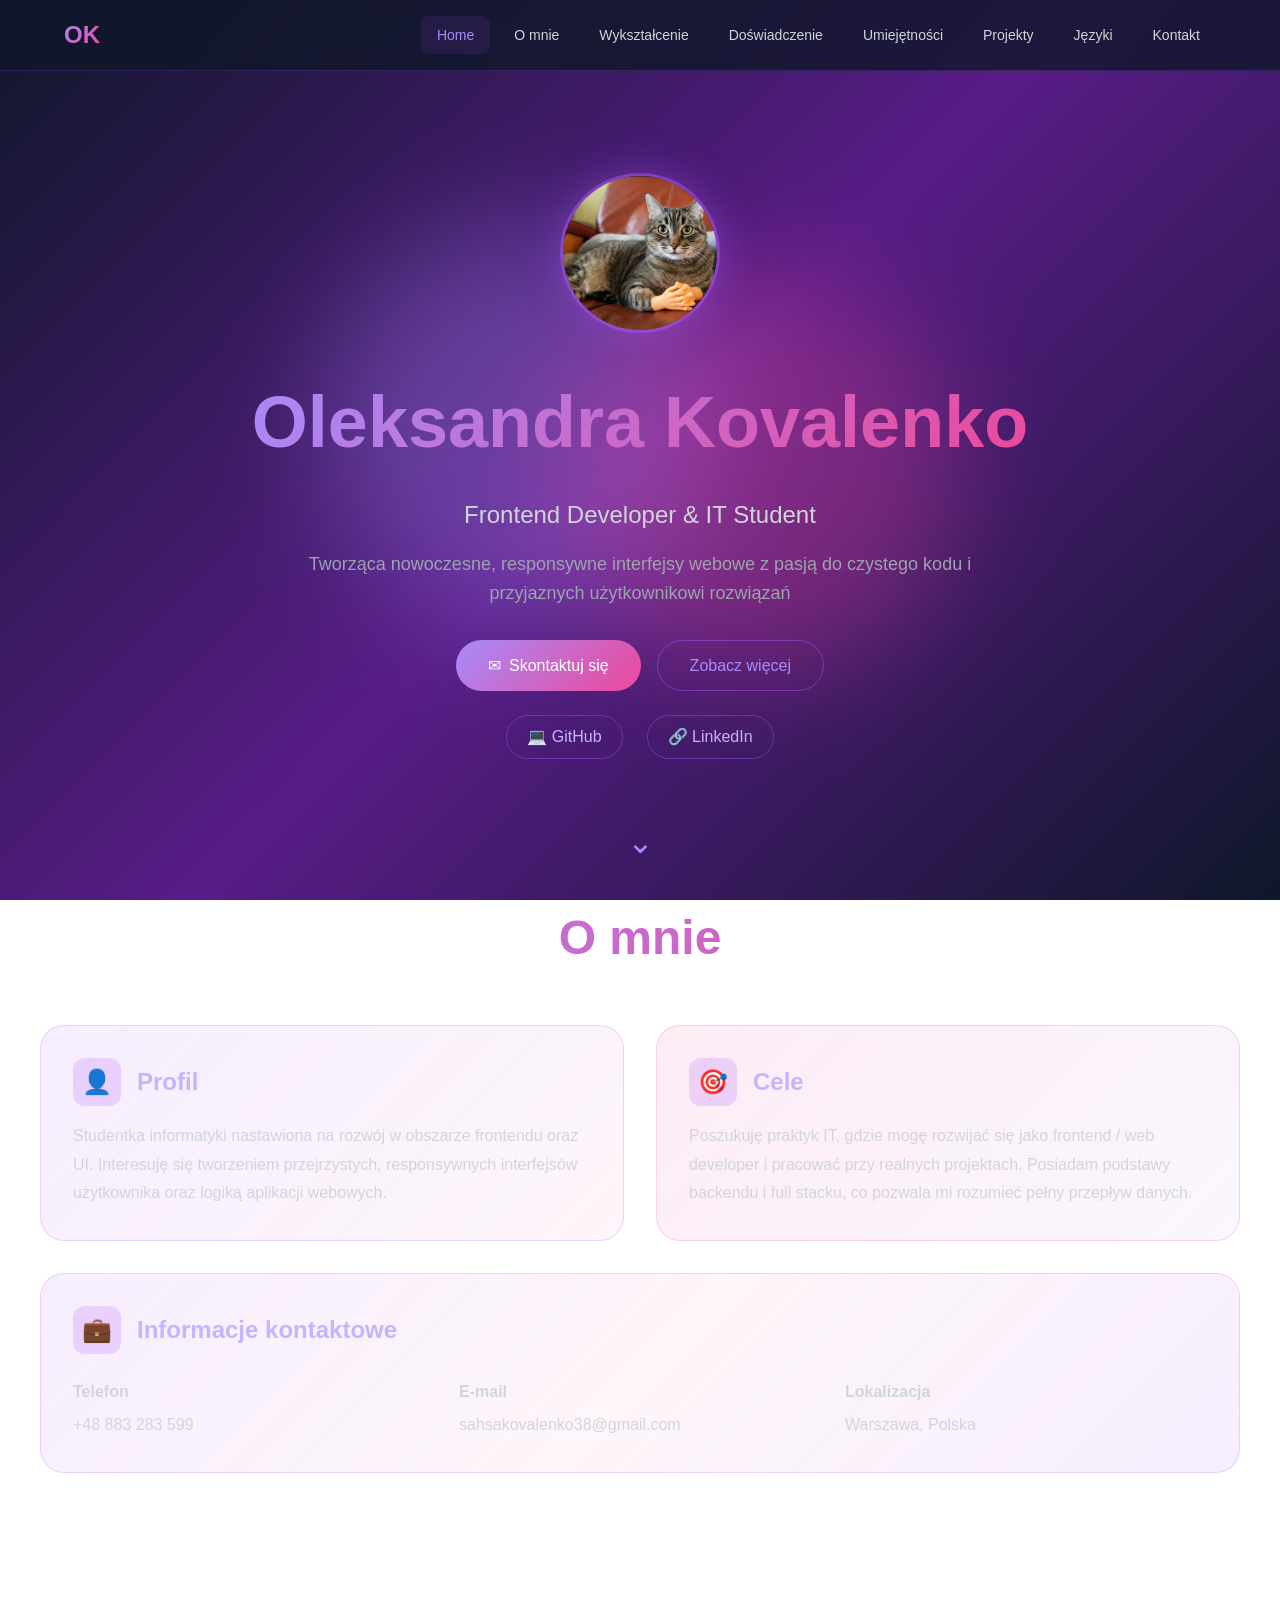
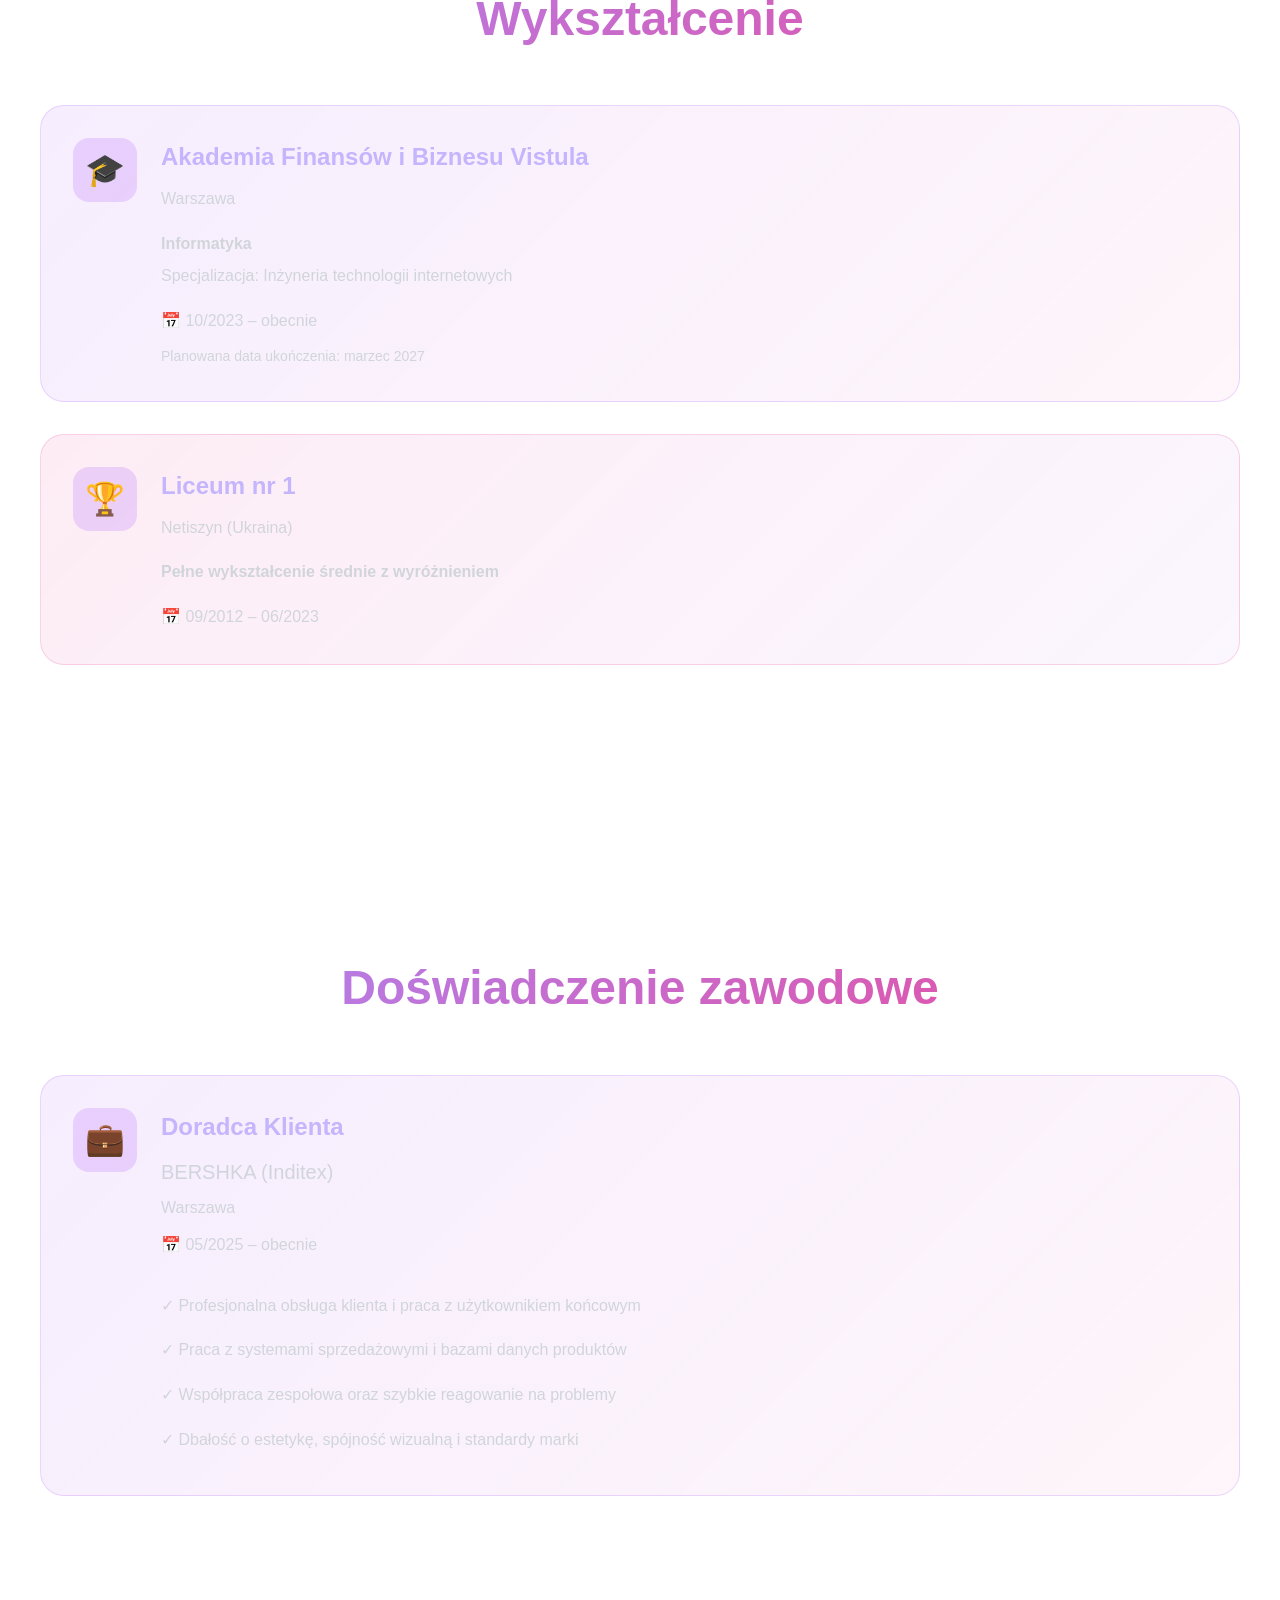
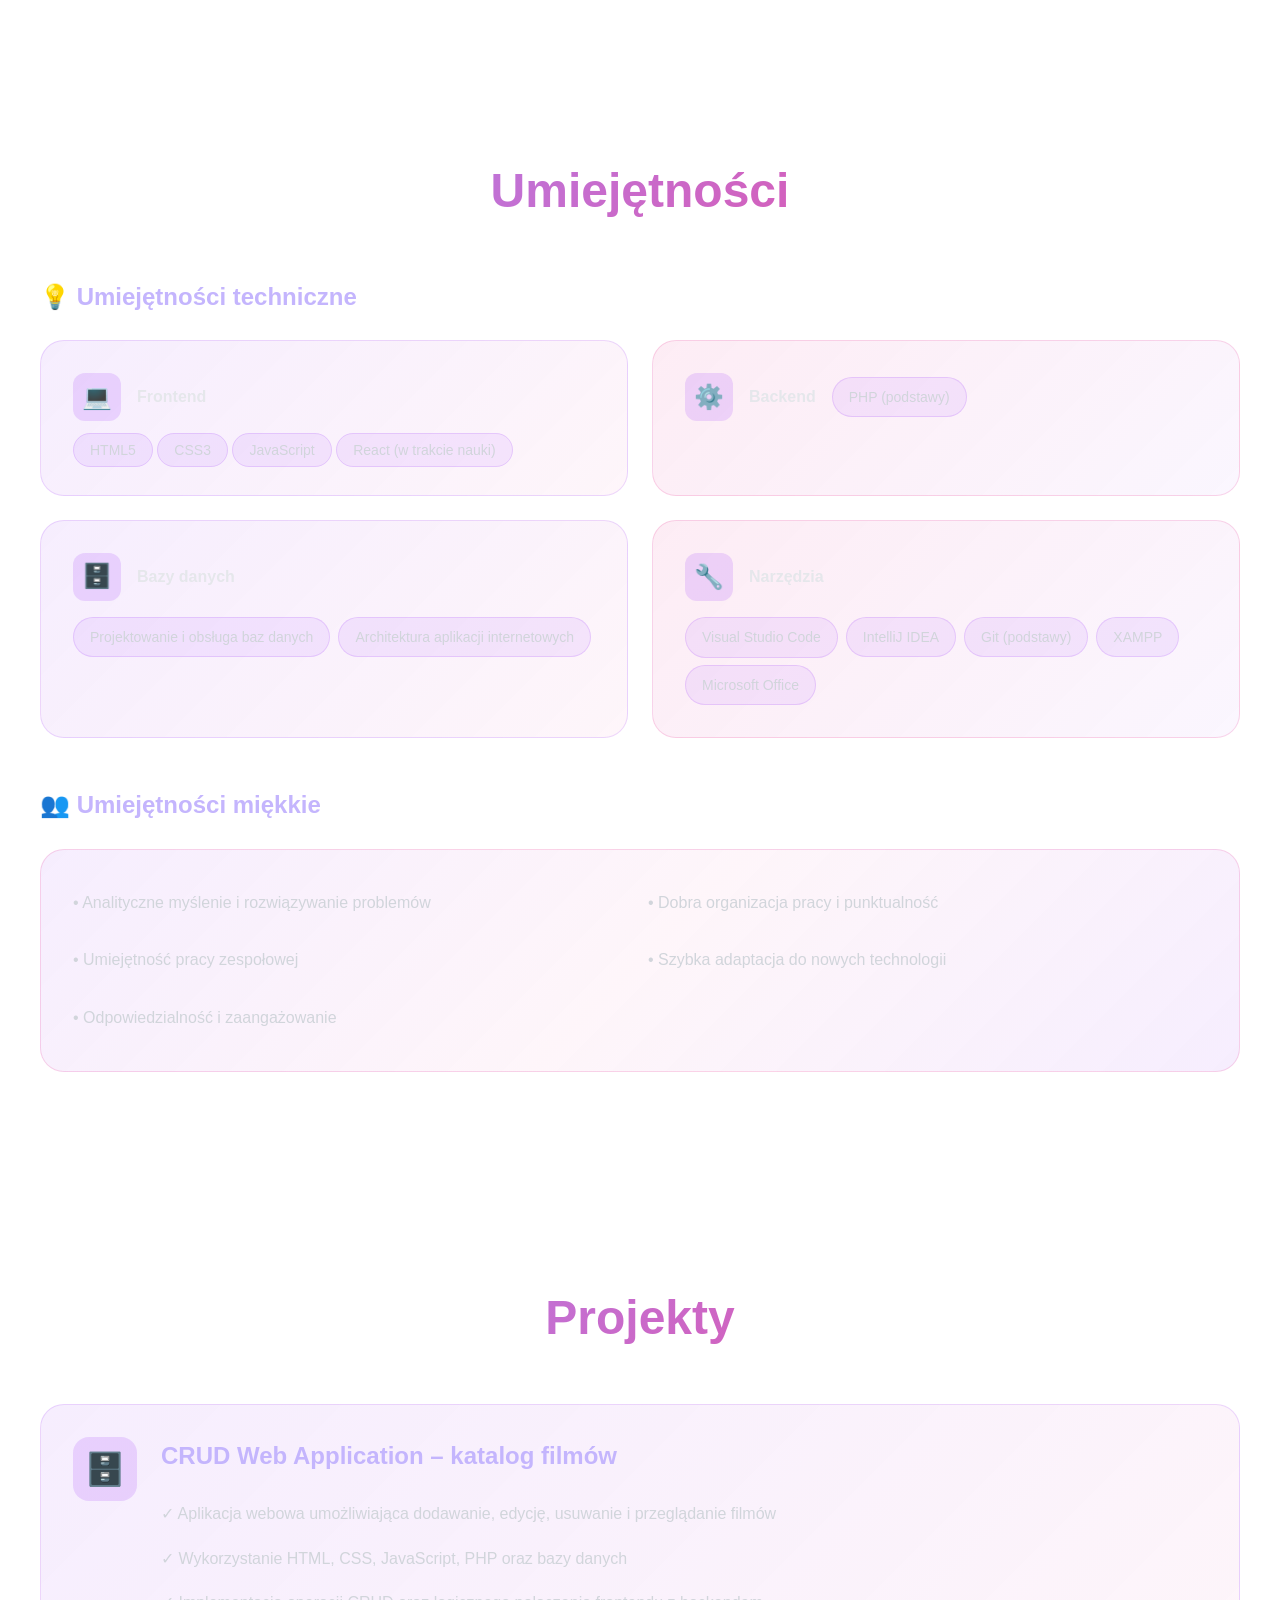
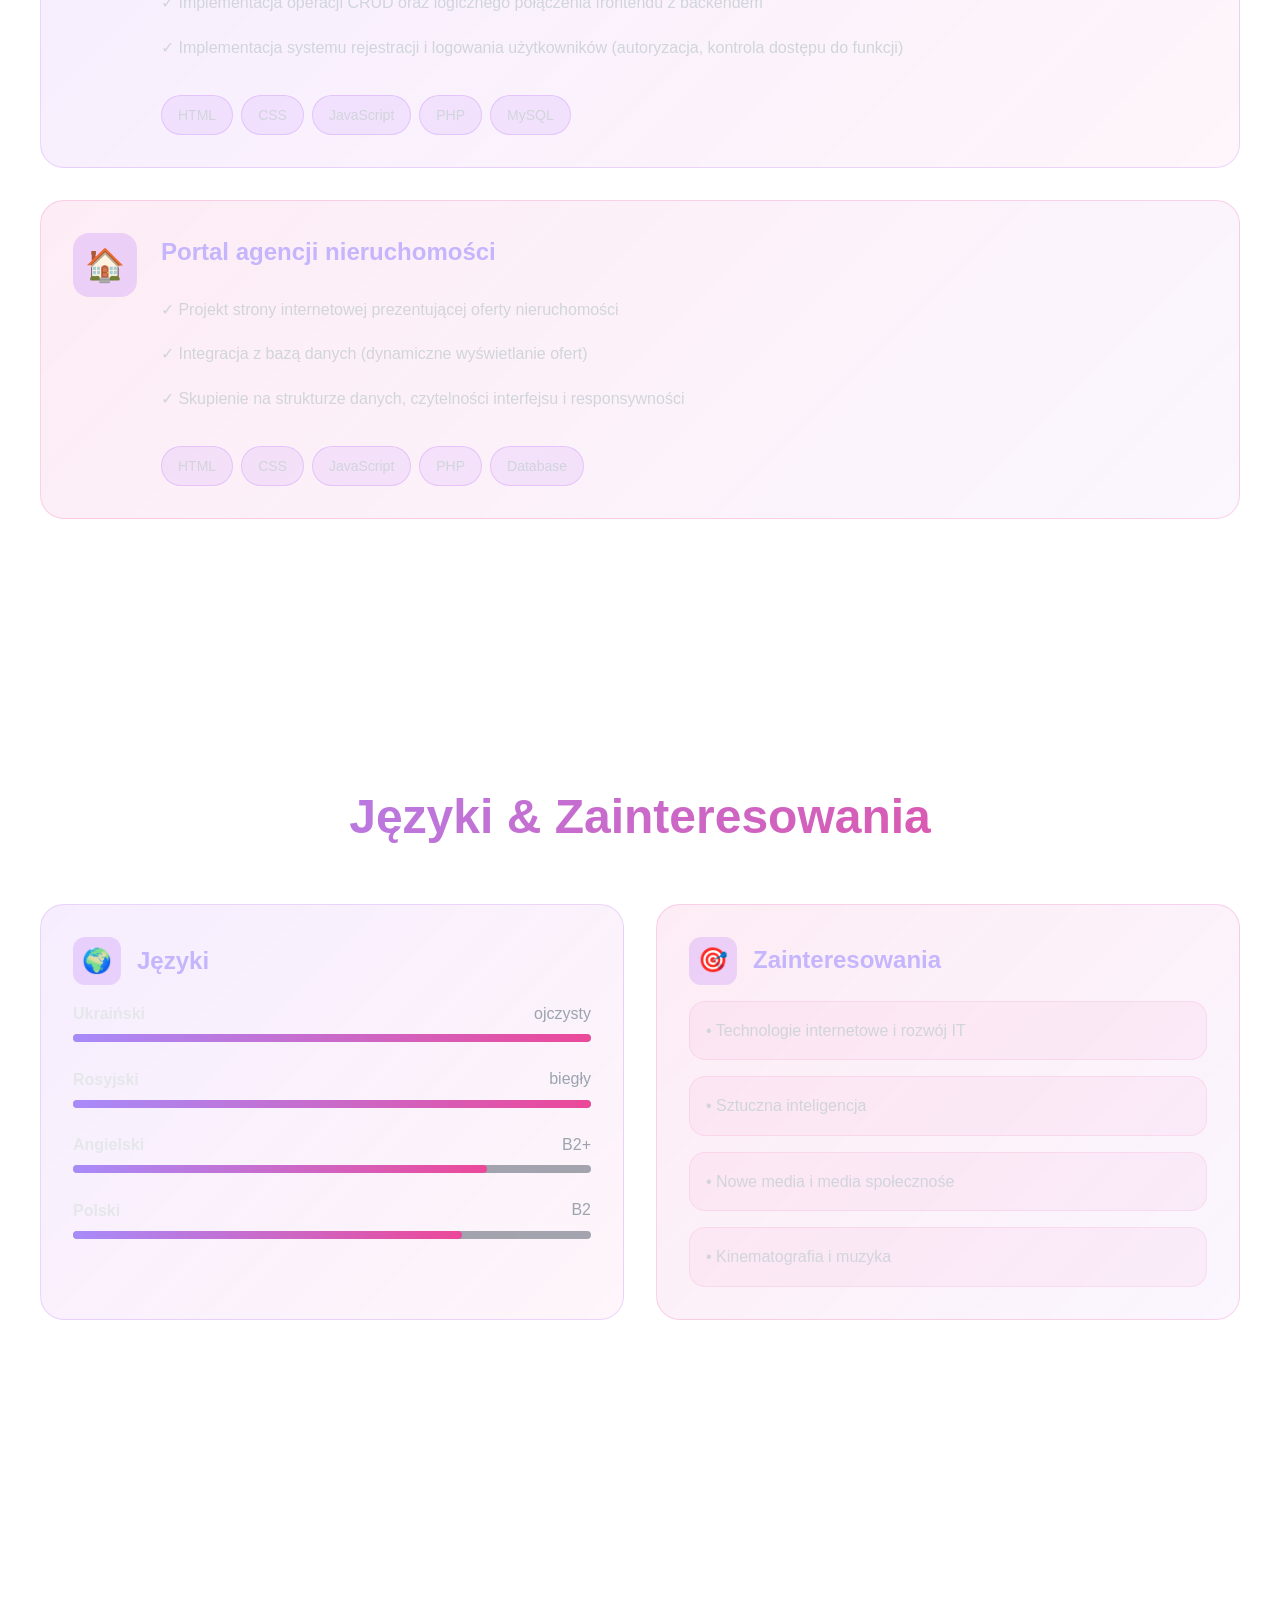
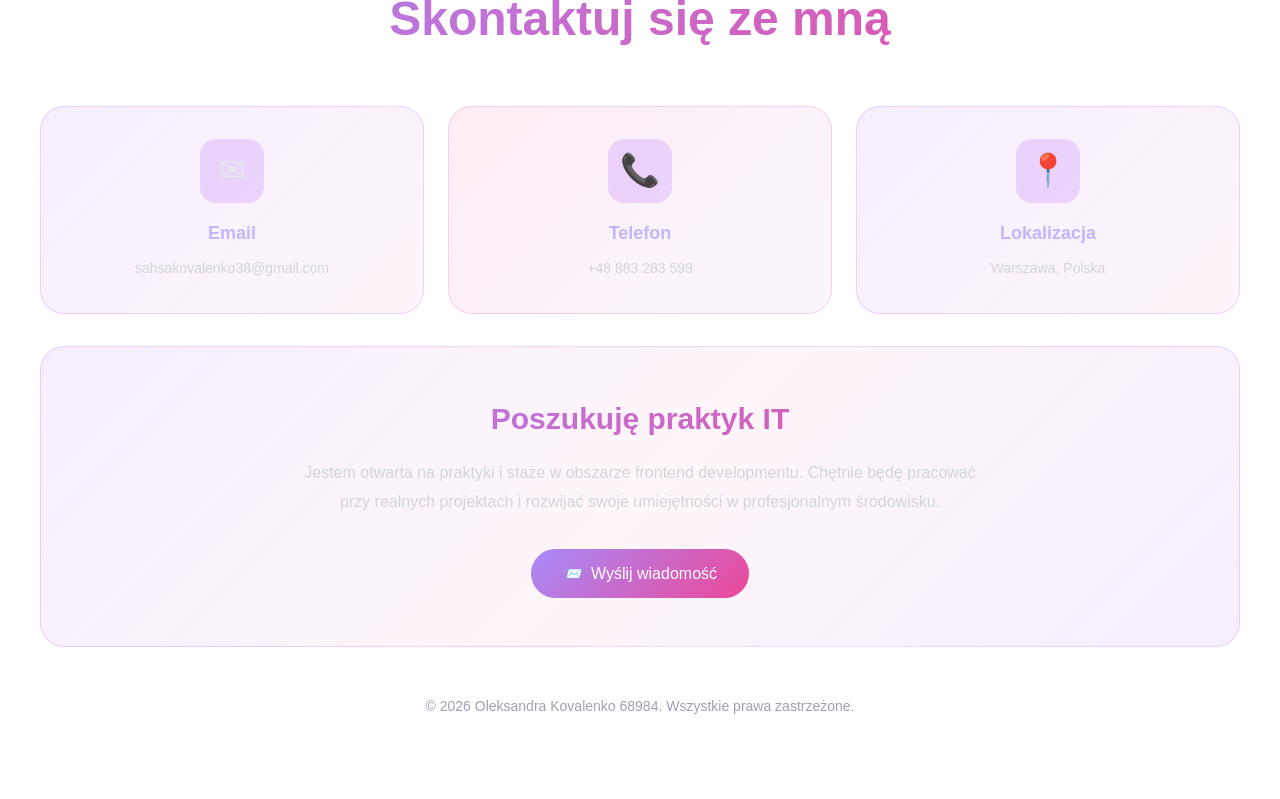
<file: zad1/index.html>
<!DOCTYPE html>
<html lang="pl">
<head>
  <meta charset="UTF-8" />
  <meta name="viewport" content="width=device-width, initial-scale=1.0" />
  <title>Oleksandra Kovalenko – Portfolio</title>
  <link rel="stylesheet" href="portfolio.css" />
</head>
<body>
  <div class="portfolio-container">

    <!-- Navigation -->
    <nav class="navbar">
      <div class="nav-content">
        <div class="nav-logo">OK</div>

        <div class="nav-desktop">
          <a href="#home" class="nav-link active">Home</a>
          <a href="#about" class="nav-link">O mnie</a>
          <a href="#education" class="nav-link">Wykształcenie</a>
          <a href="#experience" class="nav-link">Doświadczenie</a>
          <a href="#skills" class="nav-link">Umiejętności</a>
          <a href="#projects" class="nav-link">Projekty</a>
          <a href="#languages" class="nav-link">Języki</a>
          <a href="#contact" class="nav-link">Kontakt</a>
        </div>

        <button id="nav-toggle" class="nav-toggle">
          <span class="nav-icon">☰</span>
        </button>
      </div>

      <div id="mobile-nav" class="nav-mobile">
        <a href="#home" class="nav-link active">Home</a>
        <a href="#about" class="nav-link">O mnie</a>
        <a href="#education" class="nav-link">Wykształcenie</a>
        <a href="#experience" class="nav-link">Doświadczenie</a>
        <a href="#skills" class="nav-link">Umiejętności</a>
        <a href="#projects" class="nav-link">Projekty</a>
        <a href="#languages" class="nav-link">Języki</a>
        <a href="#contact" class="nav-link">Kontakt</a>
      </div>
    </nav>

    <!-- Hero -->
    <section id="home" class="hero-section animate-section">
      <div class="orb orb-1"></div>
      <div class="orb orb-2"></div>

      <div class="hero-content">
        <img src="image.png" alt="Oleksandra Kovalenko" class="hero-photo">

        <h1 class="hero-title gradient-text">Oleksandra Kovalenko</h1>
        <p class="hero-subtitle">Frontend Developer & IT Student</p>
        <p class="hero-description">
          Tworząca nowoczesne, responsywne interfejsy webowe z pasją do czystego kodu i przyjaznych użytkownikowi rozwiązań
        </p>

        <div class="hero-buttons">
          <a href="#contact" class="btn-primary">
            <span class="btn-icon">✉</span>
            Skontaktuj się
          </a>
          <a href="#about" class="btn-secondary">Zobacz więcej</a>
        </div>
      </div>

      <div class="social-links">
        <a href="https://github.com/oleksandra-kovalenko-68984" target="_blank" class="social-link">
        💻 GitHub
        </a>
        <a href="https://www.linkedin.com/in/oleksandra-kovalenko-10aa273ab" target="_blank" class="social-link">
        🔗 LinkedIn
        </a>
      </div>

      <div class="scroll-indicator">
        <span class="chevron">⌄</span>
      </div>
    </section>

 <!-- About Section -->
      <section id="about" c="section animate-section">
        <div class="container">
          <h2 class="section-title gradient-text">O mnie</h2>
          
          <div class="about-grid">
            <div class="card card-purple">
              <div class="card-header">
                <div class="card-icon">👤</div>
                <h3>Profil</h3>
              </div>
              <p>
                Studentka informatyki nastawiona na rozwój w obszarze frontendu oraz UI. 
                Interesuję się tworzeniem przejrzystych, responsywnych interfejsów użytkownika 
                oraz logiką aplikacji webowych.
              </p>
            </div>

            <div class="card card-pink">
              <div class="card-header">
                <div class="card-icon">🎯</div>
                <h3>Cele</h3>
              </div>
              <p>
                Poszukuję praktyk IT, gdzie mogę rozwijać się jako frontend / web developer 
                i pracować przy realnych projektach. Posiadam podstawy backendu i full stacku, 
                co pozwala mi rozumieć pełny przepływ danych.
              </p>
            </div>
          </div>

          <div class="card card-full">
            <div class="card-header">
              <div class="card-icon">💼</div>
              <h3>Informacje kontaktowe</h3>
            </div>
            <div class="contact-grid">
              <div class="contact-item">
                <p class="contact-label">Telefon</p>
                <p class="contact-value">+48 883 283 599</p>
              </div>
              <div class="contact-item">
                <p class="contact-label">E-mail</p>
                <p class="contact-value">sahsakovalenko38@gmail.com</p>
              </div>
              <div class="contact-item">
                <p class="contact-label">Lokalizacja</p>
                <p class="contact-value">Warszawa, Polska</p>
              </div>
            </div>
          </div>
        </div>
      </section>

      <!-- Education Section -->
      <section id="education" class="section animate-section">
        <div class="container">
          <h2 class="section-title gradient-text">Wykształcenie</h2>
          
          <div class="education-list">
            <div class="card card-purple">
              <div class="education-content">
                <div class="card-icon-large">🎓</div>
                <div class="education-details">
                  <h3>Akademia Finansów i Biznesu Vistula</h3>
                  <p class="education-location">Warszawa</p>
                  <p class="education-degree">Informatyka</p>
                  <p class="education-spec">Specjalizacja: Inżyneria technologii internetowych</p>
                  <p class="education-period">📅 10/2023 – obecnie</p>
                  <p class="education-completion">Planowana data ukończenia: marzec 2027</p>
                </div>
              </div>
            </div>

            <div class="card card-pink">
              <div class="education-content">
                <div class="card-icon-large">🏆</div>
                <div class="education-details">
                  <h3>Liceum nr 1</h3>
                  <p class="education-location">Netiszyn (Ukraina)</p>
                  <p class="education-degree">Pełne wykształcenie średnie z wyróżnieniem</p>
                  <p class="education-period">📅 09/2012 – 06/2023</p>
                </div>
              </div>
            </div>
          </div>
        </div>
      </section>

      <!-- Experience Section -->
      <section id="experience" class="section animate-section">
        <div class="container">
          <h2 class="section-title gradient-text">Doświadczenie zawodowe</h2>
          
          <div class="card card-purple">
            <div class="experience-content">
              <div class="card-icon-large">💼</div>
              <div class="experience-details">
                <h3>Doradca Klienta</h3>
                <p class="experience-company">BERSHKA (Inditex)</p>
                <p class="experience-location">Warszawa</p>
                <p class="experience-period">📅 05/2025 – obecnie</p>
                
                <ul class="experience-list">
                  <li>✓ Profesjonalna obsługa klienta i praca z użytkownikiem końcowym</li>
                  <li>✓ Praca z systemami sprzedażowymi i bazami danych produktów</li>
                  <li>✓ Współpraca zespołowa oraz szybkie reagowanie na problemy</li>
                  <li>✓ Dbałość o estetykę, spójność wizualną i standardy marki</li>
                </ul>
              </div>
            </div>
          </div>
        </div>
      </section>

      <!-- Skills Section -->
      <section id="skills" class="section animate-section">
        <div class="container">
          <h2 class="section-title gradient-text">Umiejętności</h2>
          
          <div class="skills-section">
            <h3 class="subsection-title">💡 Umiejętności techniczne</h3>
            <div class="skills-grid">
              <div class="card card-purple">
                <div class="card-header">
                  <div class="card-icon">💻</div>
                  <h4>Frontend</h4>
                </div>
                <div className="tags">
                  <span class="tag">HTML5</span>
                  <span class="tag">CSS3</span>
                  <span class="tag">JavaScript</span>
                  <span class="tag">React (w trakcie nauki)</span>
                </div>
              </div>

              <div class="card card-pink">
                <div class="card-header">
                  <div class="card-icon">⚙️</div>
                  <h4>Backend</h4>
                </
                <div class="tags">
                  <span class="tag">PHP (podstawy)</span>
                </div>
              </div>

              <div class="card card-purple">
                <div class="card-header">
                  <div class="card-icon">🗄️</div>
                  <h4>Bazy danych</h4>
                </div>
                <div class="tags">
                  <span class="tag">Projektowanie i obsługa baz danych</span>
                  <span class="tag">Architektura aplikacji internetowych</span>
                </div>
              </div>

              <div class="card card-pink">
                <div class="card-header">
                  <div class="card-icon">🔧</div>
                  <h4>Narzędzia</h4>
                </div>
                <div class="tags">
                  <span class="tag">Visual Studio Code</span>
                  <span class="tag">IntelliJ IDEA</span>
                  <span class="tag">Git (podstawy)</span>
                  <span class="tag">XAMPP</span>
                  <span class="tag">Microsoft Office</span>
                </div>
              </div>
            </div>
          </div>

          <div class="skills-section">
            <h3 class="subsection-title">👥 Umiejętności miękkie</h3>
            <div class="card card-full card-pink">
              <div class="soft-skills-grid">
                <div class="soft-skill-item">• Analityczne myślenie i rozwiązywanie problemów</div>
                <div class="soft-skill-item">• Dobra organizacja pracy i punktualność</div>
                <div class="soft-skill-item">• Umiejętność pracy zespołowej</div>
                <div class="soft-skill-item">• Szybka adaptacja do nowych technologii</div>
                <div class="soft-skill-item">• Odpowiedzialność i zaangażowanie</div>
              </div>
            </div>
          </div>
        </div>
      </section>

      <!-- Projects Section -->
      <section id="projects" class="section animate-section">
        <div class="container">
          <h2 class="section-title gradient-text">Projekty</h2>
          
          <div class="projects-list">
            <div class="card card-purple">
              <div class="project-content">
                <div class="card-icon-large">🗄️</div>
                <div class="project-details">
                  <h3>CRUD Web Application – katalog filmów</h3>
                  <ul class="project-features">
                    <li>✓ Aplikacja webowa umożliwiająca dodawanie, edycję, usuwanie i przeglądanie filmów</li>
                    <li>✓ Wykorzystanie HTML, CSS, JavaScript, PHP oraz bazy danych</li>
                    <li>✓ Implementacja operacji CRUD oraz logicznego połączenia frontendu z backendem</li>
                    <li>✓ Implementacja systemu rejestracji i logowania użytkowników (autoryzacja, kontrola dostępu do funkcji)</li>
                  </ul>
                  <div class="tags">
                    <span class="tag">HTML</span>
                    <span class="tag">CSS</span>
                    <span class="tag">JavaScript</span>
                    <span class="tag">PHP</span>
                    <span class="tag">MySQL</span>
                  </div>
                </div>
              </div>
            </div>

            <div class="card card-pink">
              <div class="project-content">
                <div class="card-icon-large">🏠</div>
                <div class="project-details">
                  <h3>Portal agencji nieruchomości</h3>
                  <ul class="project-features">
                    <li>✓ Projekt strony internetowej prezentującej oferty nieruchomości</li>
                    <li>✓ Integracja z bazą danych (dynamiczne wyświetlanie ofert)</li>
                    <li>✓ Skupienie na strukturze danych, czytelności interfejsu i responsywności</li>
                  </ul>
                  <div class="tags">
                    <span class="tag">HTML</span>
                    <span class="tag">CSS</span>
                    <span class="tag">JavaScript</span>
                    <span class="tag">PHP</span>
                    <span class="tag">Database</span>
                  </div>
                </div>
              </div>
            </div>
          </div>
        </div>
      </section>

      <!-- Languages Section -->
      <section id="languages" class="section animate-section">
        <div class="container">
          <h2 class="section-title gradient-text">Języki & Zainteresowania</h2>
          
          <div class="languages-grid">
            <div class="card card-purple">
              <div class="card-header">
                <div class="card-icon">🌍</div>
                <h3>Języki</h3>
              </div>
              <div class="languages-list">
                <div class="language-item">
                  <div class="language-header">
                    <span class="language-name">Ukraiński</span>
                    <span class="language-level">ojczysty</span>
                  </div>
                  <div class="progress-bar">
                    <div class="progress-fill" data-width="100%"></div>
                  </div>
                </div>

                <div class="language-item">
                  <div class="language-header">
                    <span class="language-name">Rosyjski</span>
                    <span class="language-level">biegły</span>
                  </div>
                  <div class="progress-bar">
                    <div class="progress-fill" data-width="100%"></div>
                  </div>
                </div>

                <div class="language-item">
                  <div class="language-header">
                    <span class="language-name">Angielski</span>
                    <span class="language-level">B2+</span>
                  </div>
                  <div class="progress-bar">
                    <div class="progress-fill" data-width="80%"></div>
                  </div>
                </div>

                <div class="language-item">
                  <div class="language-header">
                    <span class="language-name">Polski</span>
                    <span class="language-level">B2</span>
                  </div>
                  <div class="progress-bar">
                    <div class="progress-fill" data-width="75%"></div>
                  </div>
                </div>
              </div>
            </div>

            <div class="card card-pink">
              <div class="card-header">
                <div class="card-icon">🎯</div>
                <h3>Zainteresowania</h3>
              </div>
              <div class="interests-list">
                <div class="interest-item">• Technologie internetowe i rozwój IT</div>
                <div class="interest-item">• Sztuczna inteligencja</div>
                <div class="interest-item">• Nowe media i media społecznośe</div>
                <div class="interest-item">• Kinematografia i muzyka</div>
              </div>
            </div>
          </div>
        </div>
      </section>

      <!-- Contact Section -->
      <section id="contact" class="section animate-section">
        <div class="container">
          <h2 class="section-title gradient-text">Skontaktuj się ze mną</h2>
          
          <div class="contact-cards">
            <a href="mailto:sahsakovalenko38@gmail.com" class="card card-purple contact-card">
              <div class="card-icon-large">✉</div>
              <h3>Email</h3>
              <p>sahsakovalenko38@gmail.com</p>
            </a>

            <a href="tel:+48883283599" class="card card-pink contact-card">
              <div class="card-icon-large">📞</div>
              <h3>Telefon</h3>
              <p>+48 883 283 599</p>
            </a>

            <div class="card card-purple contact-card">
              <div class="card-icon-large">📍</div>
              <h3>Lokalizacja</h3>
              <p>Warszawa, Polska</p>
            </div>
          </div>

          <div class="card card-full cta-card">
            <h3 class="gradient-text">Poszukuję praktyk IT</h3>
            <p>
              Jestem otwarta na praktyki i staże w obszarze frontend developmentu. 
              Chętnie będę pracować przy realnych projektach i rozwijać swoje umiejętności w profesjonalnym środowisku.
            </p>
            <a href="mailto:sahsakovalenko38@gmail.com" class="btn-primary">
              <span class="btn-icon">📨</span>
              Wyślij wiadomość
            </a>
          </div>

          <footer class="footer">
            <p>© 2026 Oleksandra Kovalenko 68984. Wszystkie prawa zastrzeżone.</p>
          </footer>
        </div>
      </section>
    </div>

  <script src="script.js"></script>
</body>
</html>
</file>
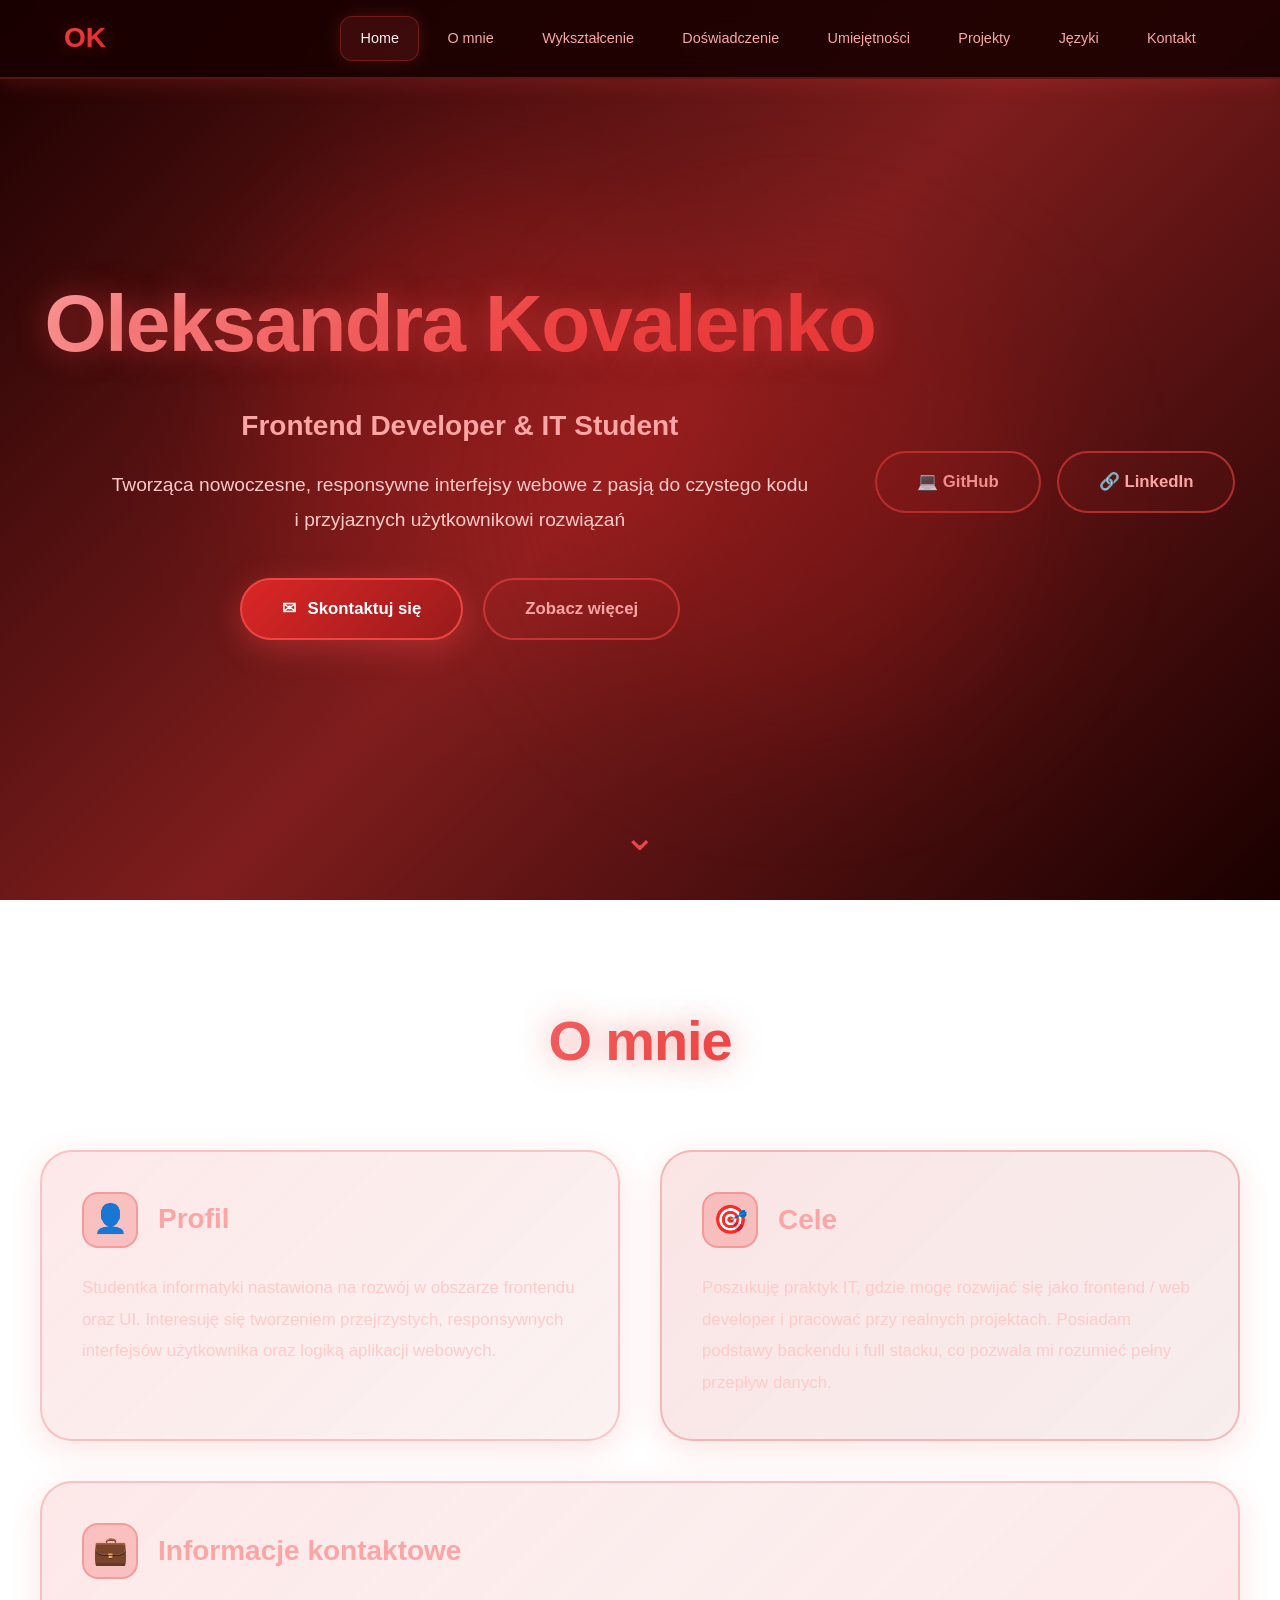
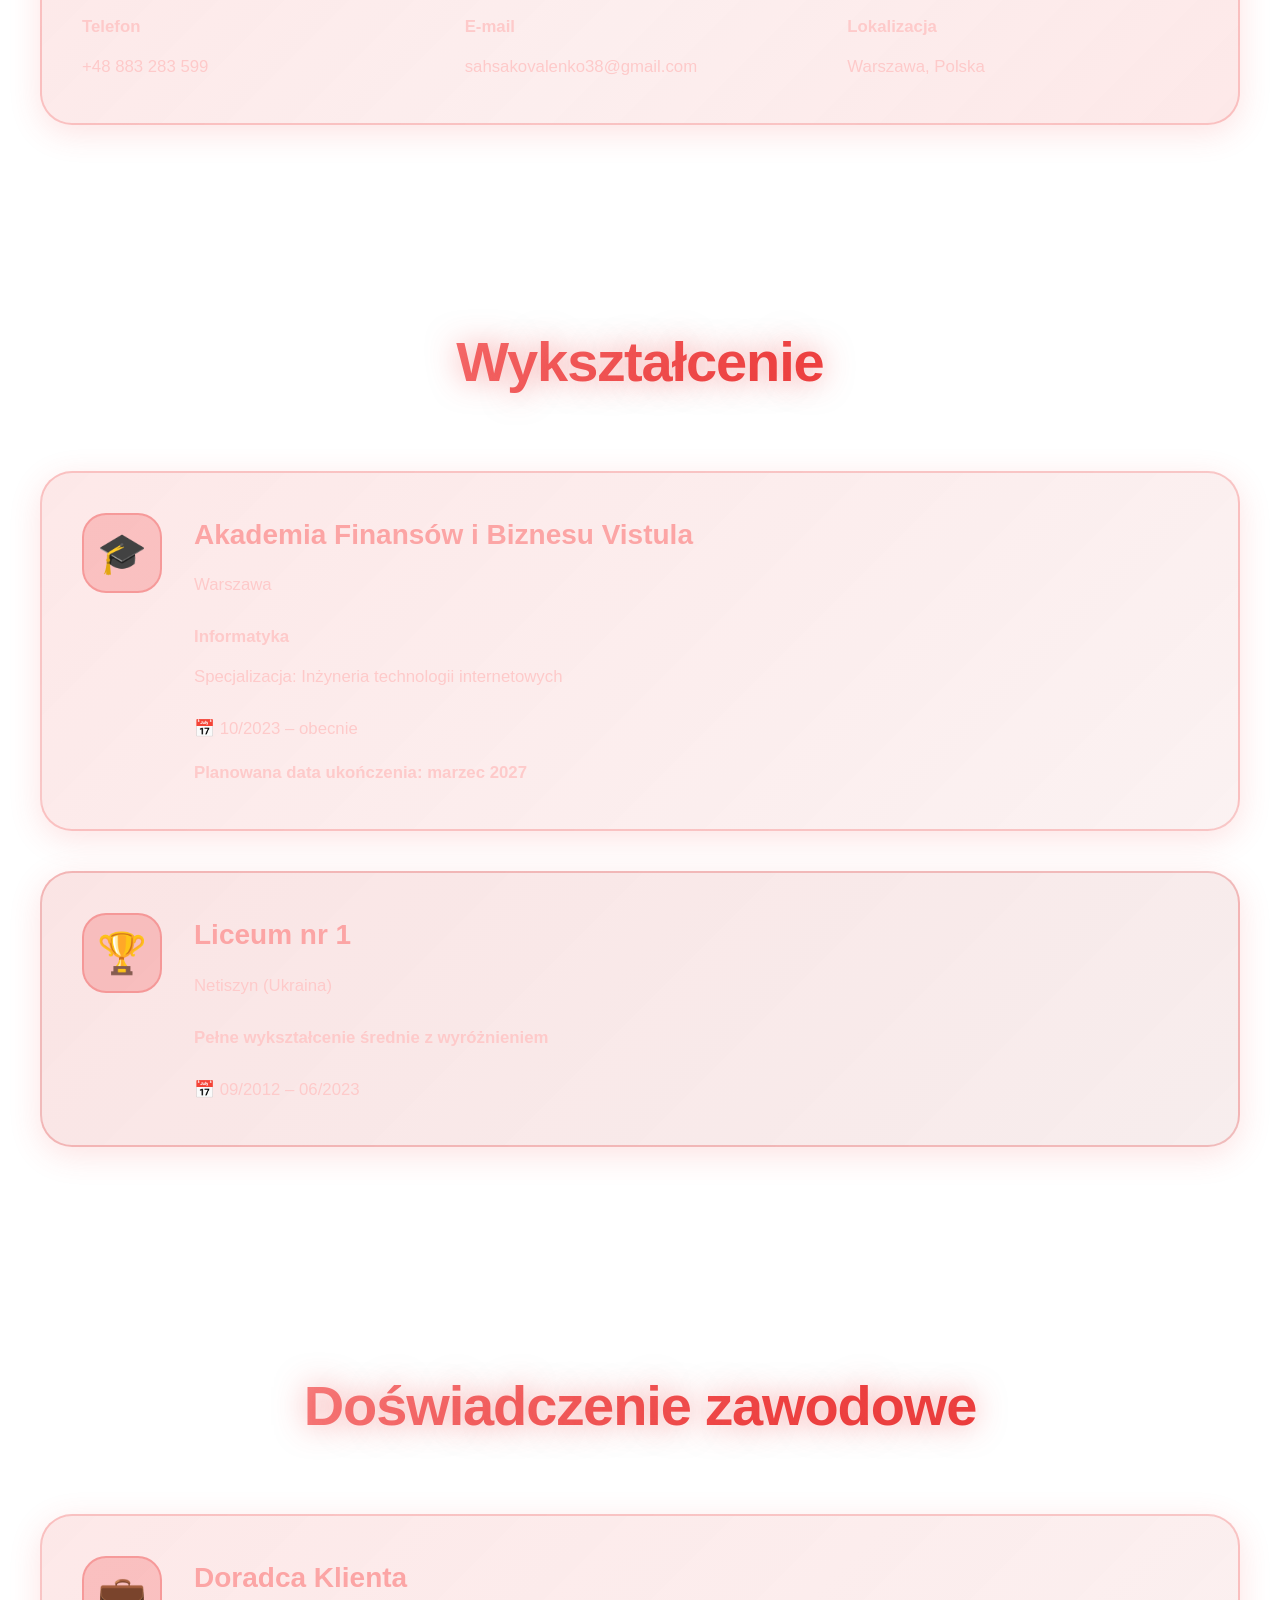
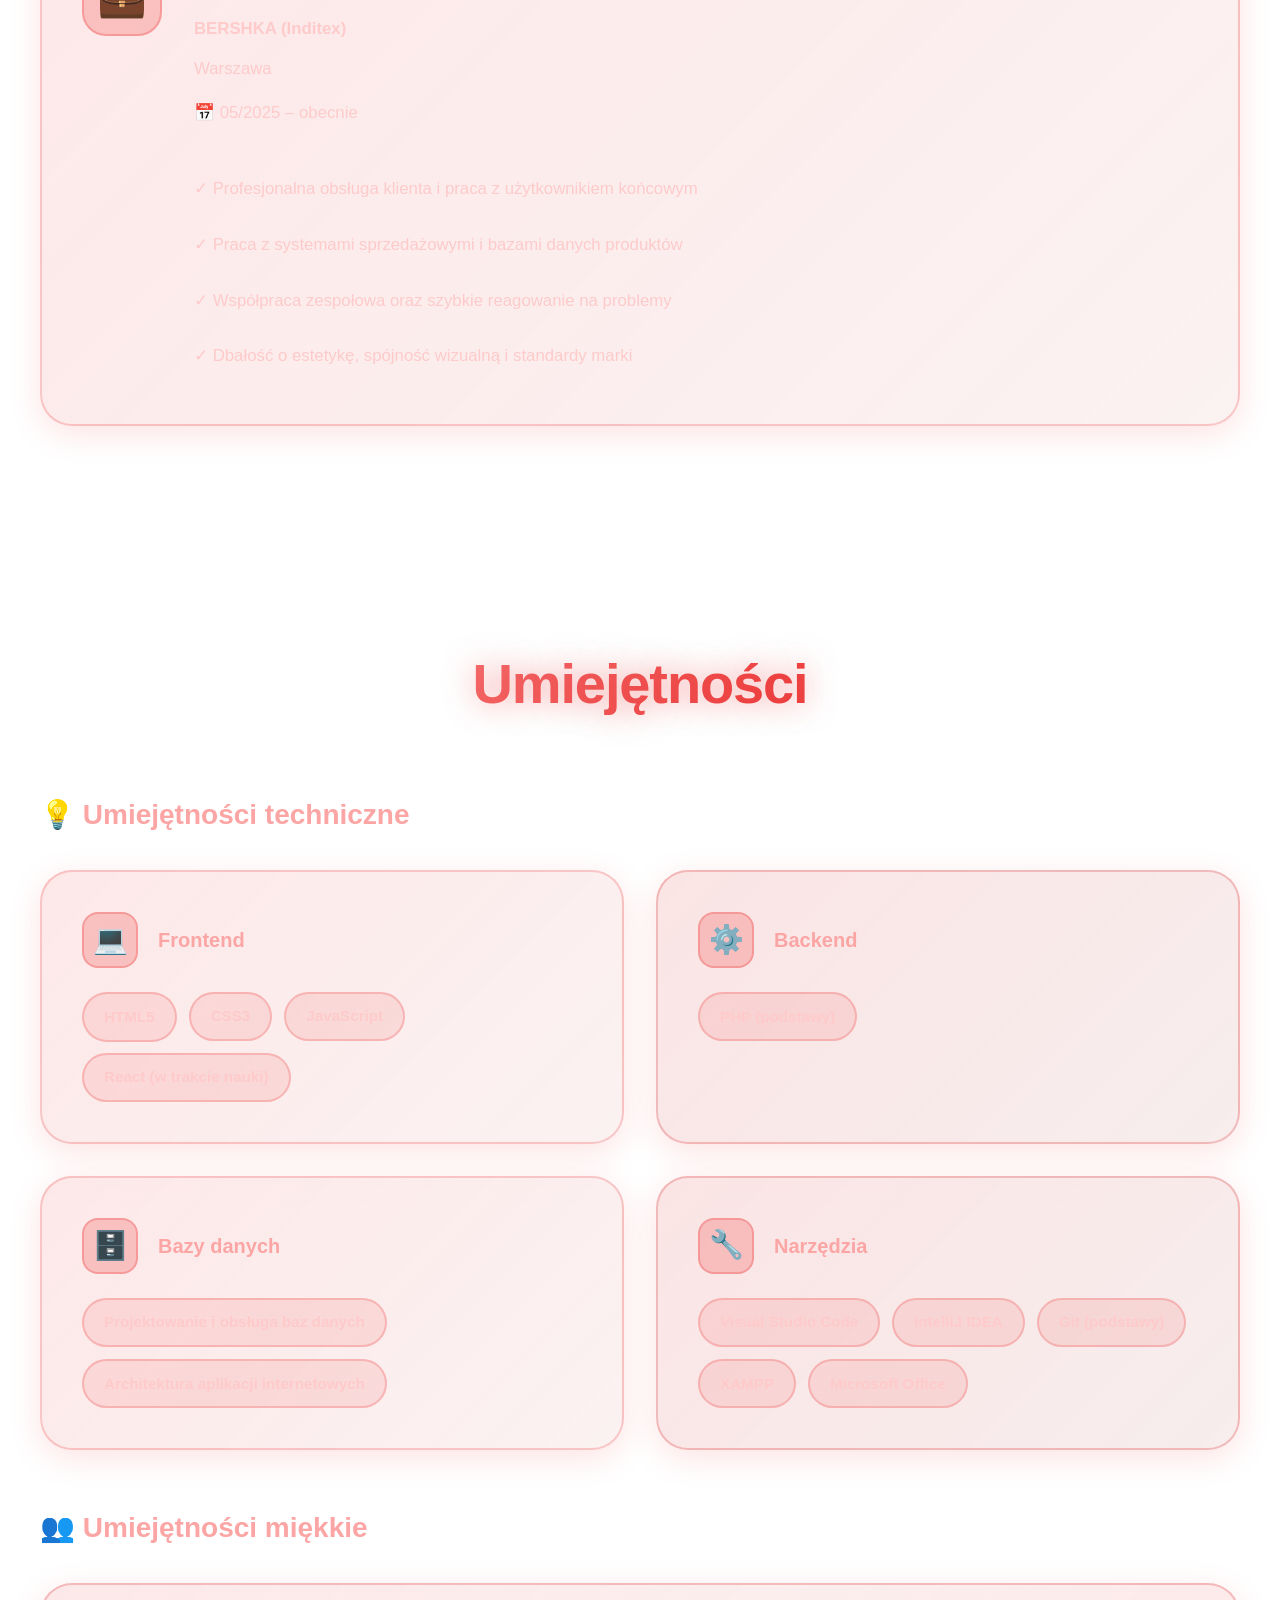
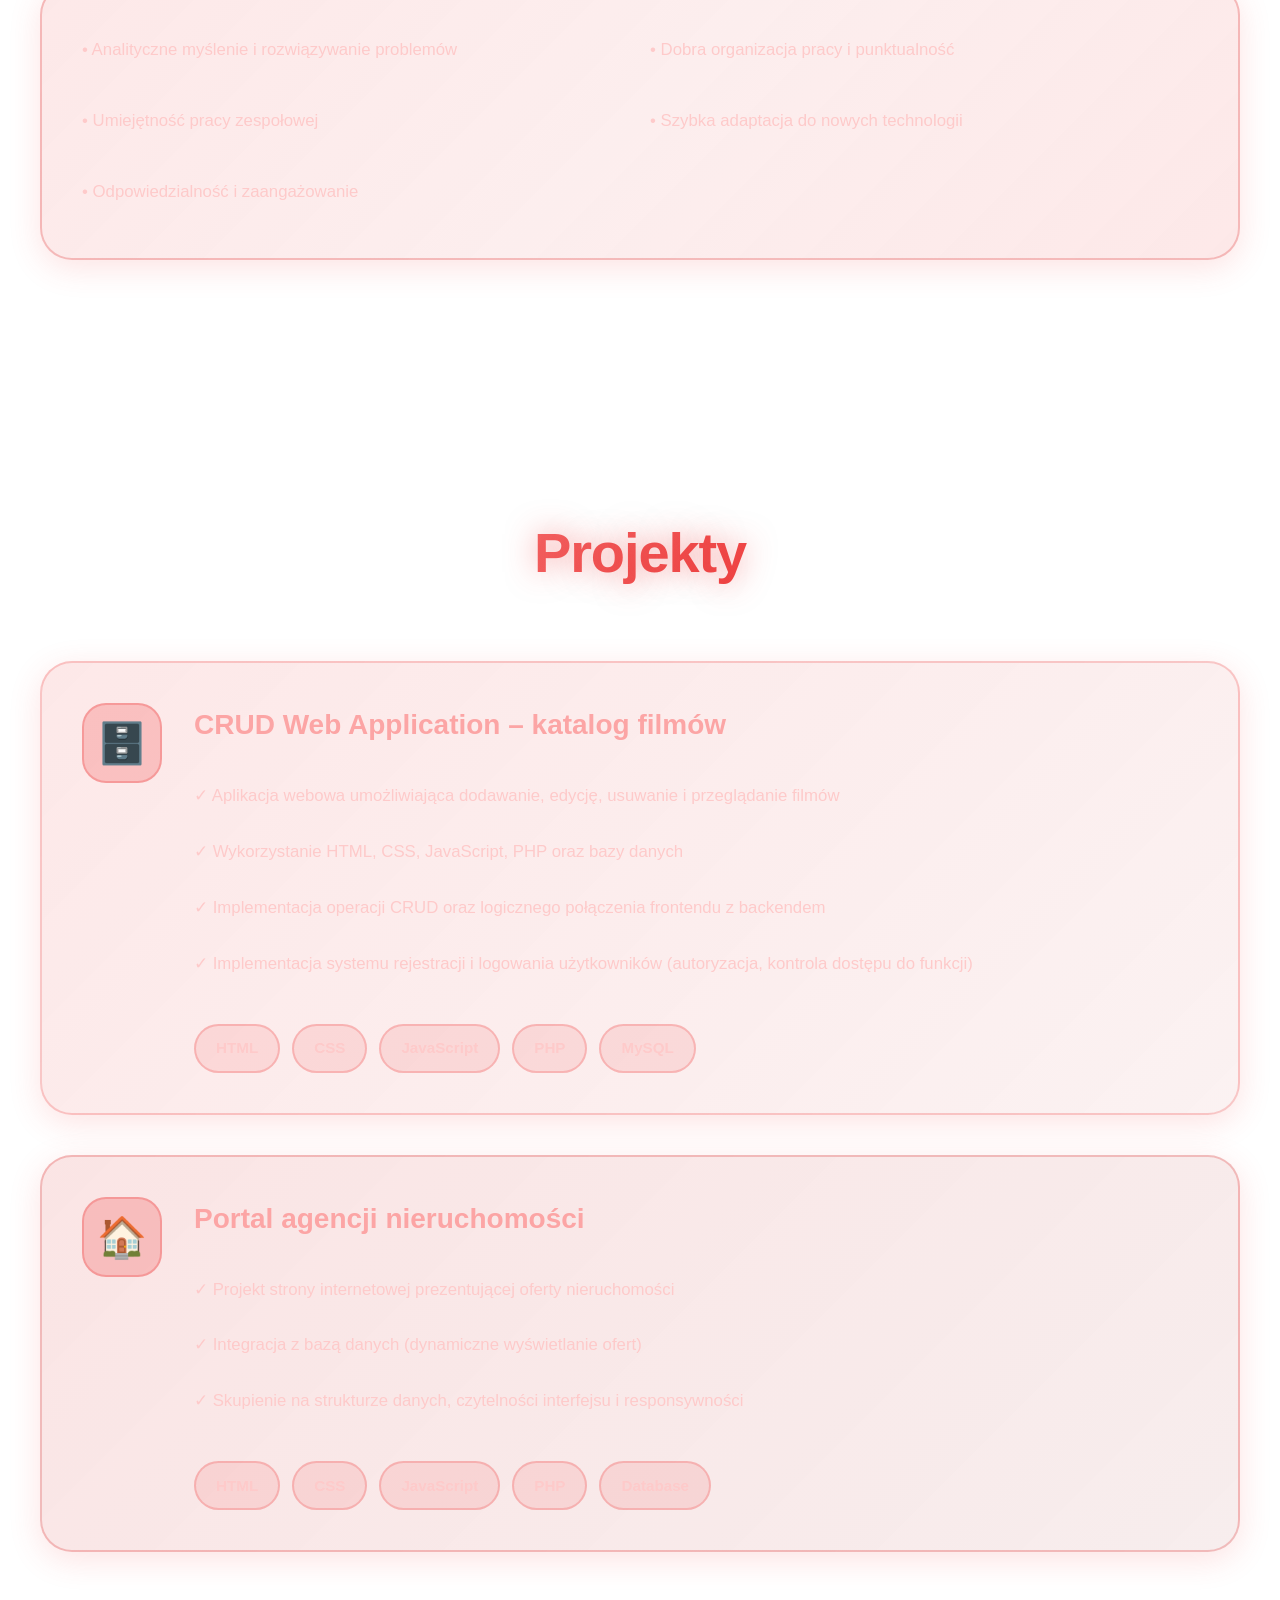
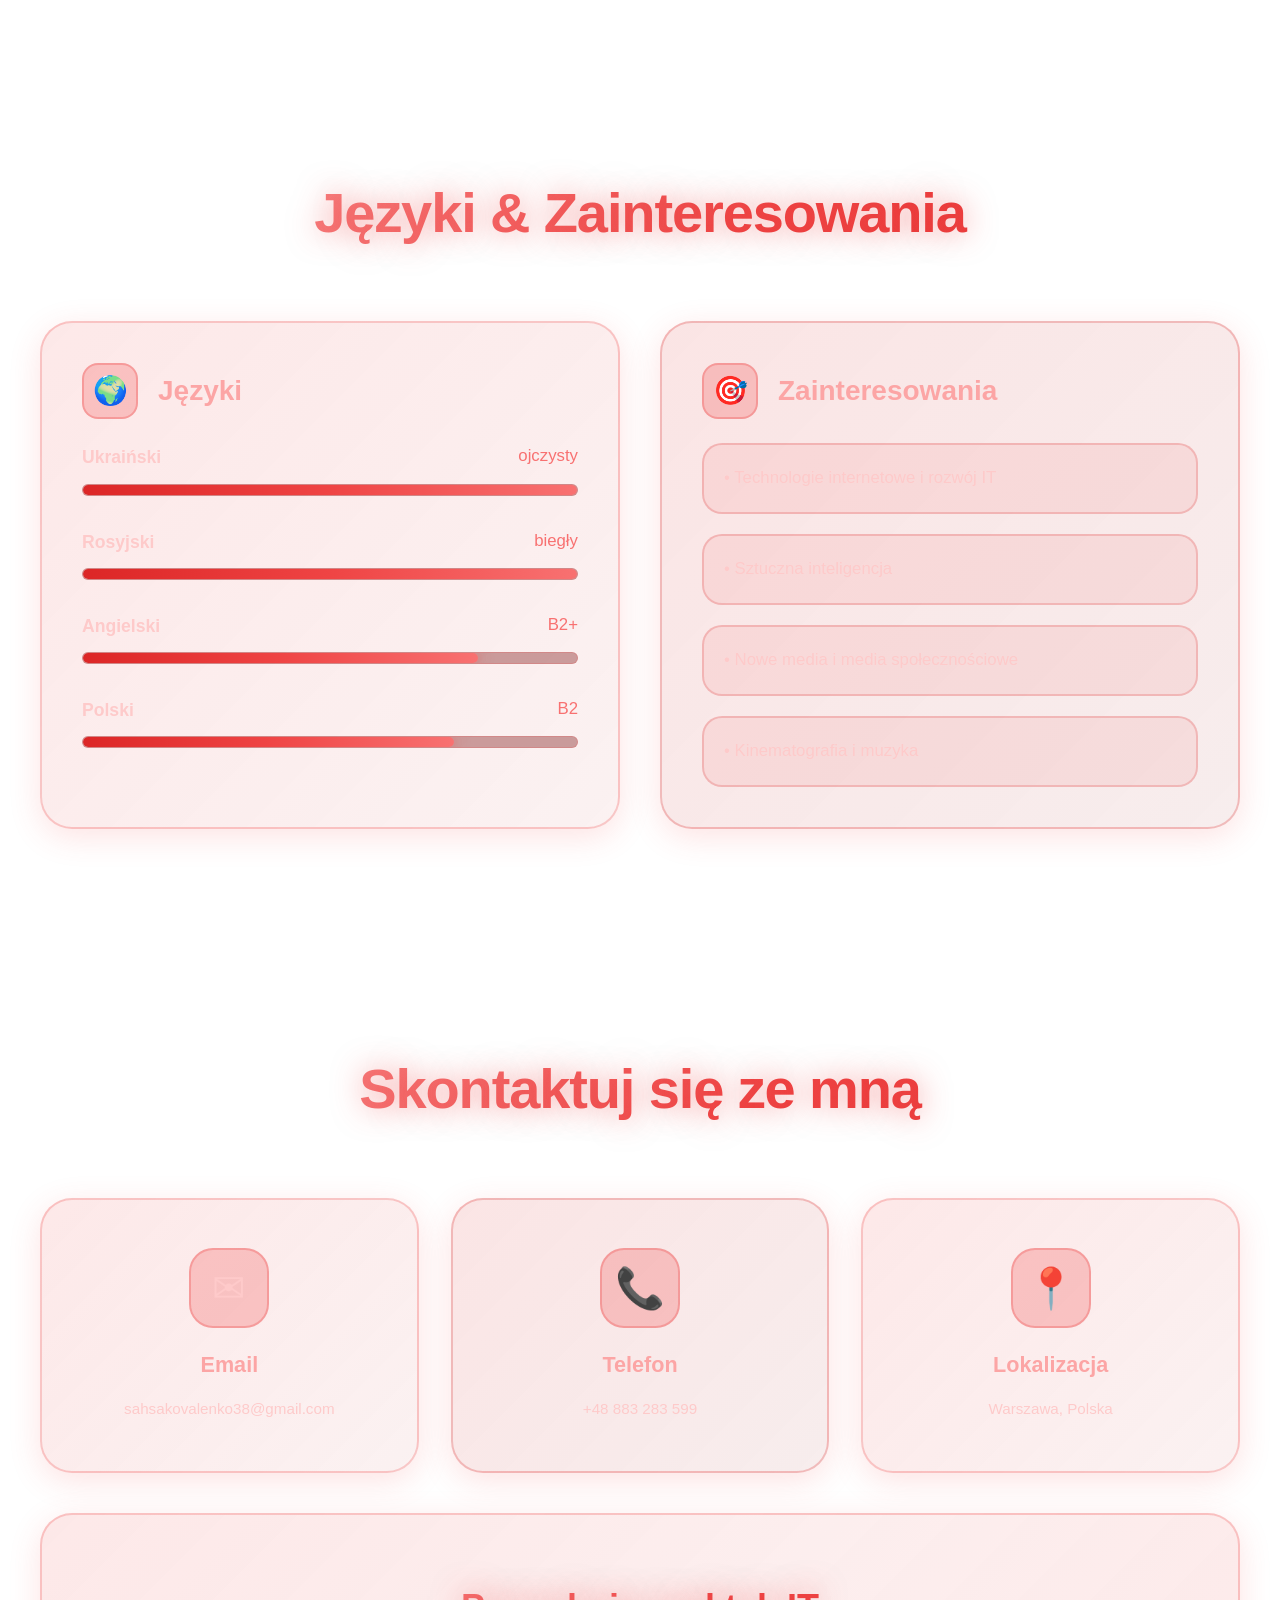
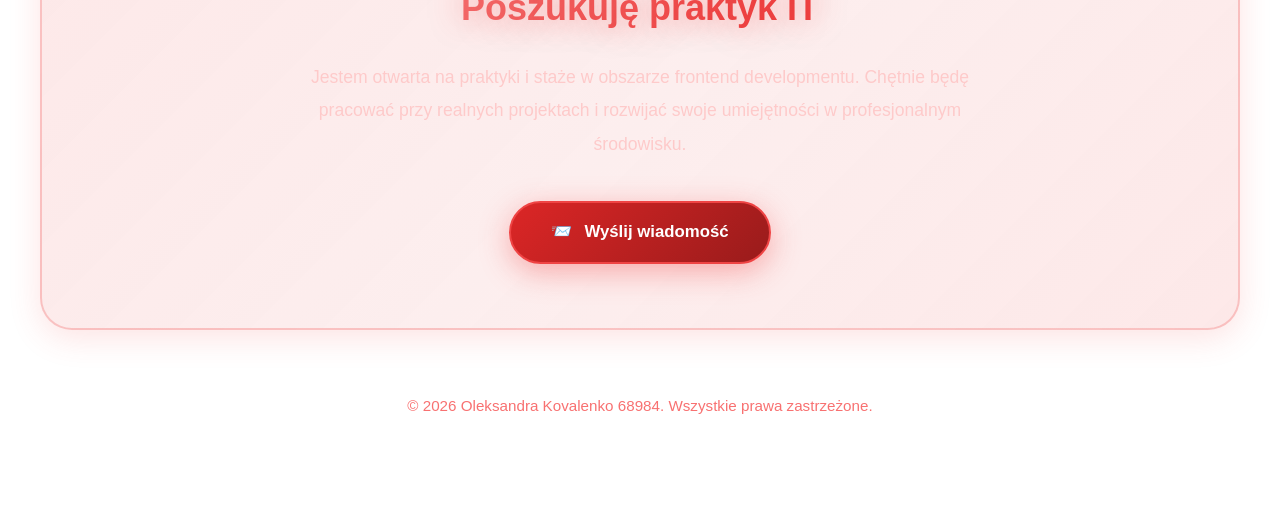
<file: zad3/index.html>
<!DOCTYPE html>
<html lang="pl">
<head>
  <meta charset="UTF-8" />
  <meta name="viewport" content="width=device-width, initial-scale=1.0" />
  <title>Oleksandra Kovalenko – Portfolio</title>
  <link rel="stylesheet" href="red.css" />
</head>
<body>
  <div class="portfolio-container">

    <!-- Navigation -->
    <nav class="navbar">
      <div class="nav-content">
        <div class="nav-logo">OK</div>

        <div class="nav-desktop">
          <a class="nav-link active">Home</a>
          <a class="nav-link">O mnie</a>
          <a class="nav-link">Wykształcenie</a>
          <a class="nav-link">Doświadczenie</a>
          <a class="nav-link">Umiejętności</a>
          <a class="nav-link">Projekty</a>
          <a class="nav-link">Języki</a>
          <a class="nav-link">Kontakt</a>
        </div>

        <button id="nav-toggle" class="nav-toggle">
          <span class="nav-icon">☰</span>
        </button>
      </div>
    </nav>

    <!-- Hero -->
    <section id="home" class="hero-section">
      <div class="orb orb-1"></div>
      <div class="orb orb-2"></div>

      <div class="hero-content">
        <h1 class="hero-title gradient-text">Oleksandra Kovalenko</h1>
        <p class="hero-subtitle">Frontend Developer & IT Student</p>
        <p class="hero-description">
          Tworząca nowoczesne, responsywne interfejsy webowe z pasją do czystego kodu i przyjaznych użytkownikowi rozwiązań
        </p>

        <div class="hero-buttons">
          <a href="#contact" class="btn-primary">
            <span class="btn-icon">✉</span>
            Skontaktuj się
          </a>
          <a href="#about" class="btn-secondary">Zobacz więcej</a>
        </div>
      </div>

      <div class="social-links">
        <a href="https://github.com/oleksandra-kovalenko-68984" target="_blank" class="social-link btn-secondary">
        💻 GitHub
        </a>
        <a href="https://www.linkedin.com/in/oleksandra-kovalenko-10aa273ab" target="_blank" class="social-link btn-secondary">
        🔗 LinkedIn
        </a>
      </div>

      <div class="scroll-indicator">
        <span class="chevron">⌄</span>
      </div>
    </section>

 <!-- About Section -->
      <section id="about" class="section">
        <div class="container">
          <h2 class="section-title gradient-text">O mnie</h2>
          
          <div class="about-grid">
            <div class="card card-purple">
              <div class="card-header">
                <div class="card-icon">👤</div>
                <h3>Profil</h3>
              </div>
              <p>
                Studentka informatyki nastawiona na rozwój w obszarze frontendu oraz UI. 
                Interesuję się tworzeniem przejrzystych, responsywnych interfejsów użytkownika 
                oraz logiką aplikacji webowych.
              </p>
            </div>

            <div class="card card-pink">
              <div class="card-header">
                <div class="card-icon">🎯</div>
                <h3>Cele</h3>
              </div>
              <p>
                Poszukuję praktyk IT, gdzie mogę rozwijać się jako frontend / web developer 
                i pracować przy realnych projektach. Posiadam podstawy backendu i full stacku, 
                co pozwala mi rozumieć pełny przepływ danych.
              </p>
            </div>
          </div>

          <div class="card card-full">
            <div class="card-header">
              <div class="card-icon">💼</div>
              <h3>Informacje kontaktowe</h3>
            </div>
            <div class="contact-grid">
              <div class="contact-item">
                <p class="contact-label">Telefon</p>
                <p class="contact-value">+48 883 283 599</p>
              </div>
              <div class="contact-item">
                <p class="contact-label">E-mail</p>
                <p class="contact-value">sahsakovalenko38@gmail.com</p>
              </div>
              <div class="contact-item">
                <p class="contact-label">Lokalizacja</p>
                <p class="contact-value">Warszawa, Polska</p>
              </div>
            </div>
          </div>
        </div>
      </section>

      <!-- Education Section -->
      <section id="education" class="section">
        <div class="container">
          <h2 class="section-title gradient-text">Wykształcenie</h2>
          
          <div class="education-list">
            <div class="card card-purple">
              <div class="education-content">
                <div class="card-icon-large">🎓</div>
                <div class="education-details">
                  <h3>Akademia Finansów i Biznesu Vistula</h3>
                  <p class="education-location">Warszawa</p>
                  <p class="education-degree">Informatyka</p>
                  <p class="education-spec">Specjalizacja: Inżyneria technologii internetowych</p>
                  <p class="education-period">📅 10/2023 – obecnie</p>
                  <p class="education-completion">Planowana data ukończenia: marzec 2027</p>
                </div>
              </div>
            </div>

            <div class="card card-pink">
              <div class="education-content">
                <div class="card-icon-large">🏆</div>
                <div class="education-details">
                  <h3>Liceum nr 1</h3>
                  <p class="education-location">Netiszyn (Ukraina)</p>
                  <p class="education-degree">Pełne wykształcenie średnie z wyróżnieniem</p>
                  <p class="education-period">📅 09/2012 – 06/2023</p>
                </div>
              </div>
            </div>
          </div>
        </div>
      </section>

      <!-- Experience Section -->
      <section id="experience" class="section">
        <div class="container">
          <h2 class="section-title gradient-text">Doświadczenie zawodowe</h2>
          
          <div class="card card-purple">
            <div class="experience-content">
              <div class="card-icon-large">💼</div>
              <div class="experience-details">
                <h3>Doradca Klienta</h3>
                <p class="experience-company">BERSHKA (Inditex)</p>
                <p class="experience-location">Warszawa</p>
                <p class="experience-period">📅 05/2025 – obecnie</p>
                
                <ul class="experience-list">
                  <li>✓ Profesjonalna obsługa klienta i praca z użytkownikiem końcowym</li>
                  <li>✓ Praca z systemami sprzedażowymi i bazami danych produktów</li>
                  <li>✓ Współpraca zespołowa oraz szybkie reagowanie na problemy</li>
                  <li>✓ Dbałość o estetykę, spójność wizualną i standardy marki</li>
                </ul>
              </div>
            </div>
          </div>
        </div>
      </section>

      <!-- Skills Section -->
      <section id="skills" class="section">
        <div class="container">
          <h2 class="section-title gradient-text">Umiejętności</h2>
          
          <div class="skills-section">
            <h3 class="subsection-title">💡 Umiejętności techniczne</h3>
            <div class="skills-grid">
              <div class="card card-purple">
                <div class="card-header">
                  <div class="card-icon">💻</div>
                  <h4>Frontend</h4>
                </div>
                <div class="tags">
                  <span class="tag">HTML5</span>
                  <span class="tag">CSS3</span>
                  <span class="tag">JavaScript</span>
                  <span class="tag">React (w trakcie nauki)</span>
                </div>
              </div>

              <div class="card card-pink">
                <div class="card-header">
                  <div class="card-icon">⚙️</div>
                  <h4>Backend</h4>
                </div>
                <div class="tags">
                  <span class="tag">PHP (podstawy)</span>
                </div>
              </div>

              <div class="card card-purple">
                <div class="card-header">
                  <div class="card-icon">🗄️</div>
                  <h4>Bazy danych</h4>
                </div>
                <div class="tags">
                  <span class="tag">Projektowanie i obsługa baz danych</span>
                  <span class="tag">Architektura aplikacji internetowych</span>
                </div>
              </div>

              <div class="card card-pink">
                <div class="card-header">
                  <div class="card-icon">🔧</div>
                  <h4>Narzędzia</h4>
                </div>
                <div class="tags">
                  <span class="tag">Visual Studio Code</span>
                  <span class="tag">IntelliJ IDEA</span>
                  <span class="tag">Git (podstawy)</span>
                  <span class="tag">XAMPP</span>
                  <span class="tag">Microsoft Office</span>
                </div>
              </div>
            </div>
          </div>

          <div class="skills-section">
            <h3 class="subsection-title">👥 Umiejętności miękkie</h3>
            <div class="card card-full card-pink">
              <div class="soft-skills-grid">
                <div class="soft-skill-item">• Analityczne myślenie i rozwiązywanie problemów</div>
                <div class="soft-skill-item">• Dobra organizacja pracy i punktualność</div>
                <div class="soft-skill-item">• Umiejętność pracy zespołowej</div>
                <div class="soft-skill-item">• Szybka adaptacja do nowych technologii</div>
                <div class="soft-skill-item">• Odpowiedzialność i zaangażowanie</div>
              </div>
            </div>
          </div>
        </div>
      </section>

      <!-- Projects Section -->
      <section id="projects" class="section">
        <div class="container">
          <h2 class="section-title gradient-text">Projekty</h2>
          
          <div class="projects-list">
            <div class="card card-purple">
              <div class="project-content">
                <div class="card-icon-large">🗄️</div>
                <div class="project-details">
                  <h3>CRUD Web Application – katalog filmów</h3>
                  <ul class="project-features">
                    <li>✓ Aplikacja webowa umożliwiająca dodawanie, edycję, usuwanie i przeglądanie filmów</li>
                    <li>✓ Wykorzystanie HTML, CSS, JavaScript, PHP oraz bazy danych</li>
                    <li>✓ Implementacja operacji CRUD oraz logicznego połączenia frontendu z backendem</li>
                    <li>✓ Implementacja systemu rejestracji i logowania użytkowników (autoryzacja, kontrola dostępu do funkcji)</li>
                  </ul>
                  <div class="tags">
                    <span class="tag">HTML</span>
                    <span class="tag">CSS</span>
                    <span class="tag">JavaScript</span>
                    <span class="tag">PHP</span>
                    <span class="tag">MySQL</span>
                  </div>
                </div>
              </div>
            </div>

            <div class="card card-pink">
              <div class="project-content">
                <div class="card-icon-large">🏠</div>
                <div class="project-details">
                  <h3>Portal agencji nieruchomości</h3>
                  <ul class="project-features">
                    <li>✓ Projekt strony internetowej prezentującej oferty nieruchomości</li>
                    <li>✓ Integracja z bazą danych (dynamiczne wyświetlanie ofert)</li>
                    <li>✓ Skupienie na strukturze danych, czytelności interfejsu i responsywności</li>
                  </ul>
                  <div class="tags">
                    <span class="tag">HTML</span>
                    <span class="tag">CSS</span>
                    <span class="tag">JavaScript</span>
                    <span class="tag">PHP</span>
                    <span class="tag">Database</span>
                  </div>
                </div>
              </div>
            </div>
          </div>
        </div>
      </section>

      <!-- Languages Section -->
      <section id="languages" class="section">
        <div class="container">
          <h2 class="section-title gradient-text">Języki & Zainteresowania</h2>
          
          <div class="languages-grid">
            <div class="card card-purple">
              <div class="card-header">
                <div class="card-icon">🌍</div>
                <h3>Języki</h3>
              </div>
              <div class="languages-list">
                <div class="language-item">
                  <div class="language-header">
                    <span class="language-name">Ukraiński</span>
                    <span class="language-level">ojczysty</span>
                  </div>
                  <div class="progress-bar">
                    <div class="progress-fill" style="width: 100%;"></div>
                  </div>
                </div>

                <div class="language-item">
                  <div class="language-header">
                    <span class="language-name">Rosyjski</span>
                    <span class="language-level">biegły</span>
                  </div>
                  <div class="progress-bar">
                    <div class="progress-fill" style="width: 100%;"></div>
                  </div>
                </div>

                <div class="language-item">
                  <div class="language-header">
                    <span class="language-name">Angielski</span>
                    <span class="language-level">B2+</span>
                  </div>
                  <div class="progress-bar">
                    <div class="progress-fill" style="width: 80%;"></div>
                  </div>
                </div>

                <div class="language-item">
                  <div class="language-header">
                    <span class="language-name">Polski</span>
                    <span class="language-level">B2</span>
                  </div>
                  <div class="progress-bar">
                    <div class="progress-fill" style="width: 75%;"></div>
                  </div>
                </div>
              </div>
            </div>

            <div class="card card-pink">
              <div class="card-header">
                <div class="card-icon">🎯</div>
                <h3>Zainteresowania</h3>
              </div>
              <div class="interests-list">
                <div class="interest-item">• Technologie internetowe i rozwój IT</div>
                <div class="interest-item">• Sztuczna inteligencja</div>
                <div class="interest-item">• Nowe media i media społecznościowe</div>
                <div class="interest-item">• Kinematografia i muzyka</div>
              </div>
            </div>
          </div>
        </div>
      </section>

      <!-- Contact Section -->
      <section id="contact" class="section">
        <div class="container">
          <h2 class="section-title gradient-text">Skontaktuj się ze mną</h2>
          
          <div class="contact-cards">
            <a href="mailto:sahsakovalenko38@gmail.com" class="card card-purple contact-card">
              <div class="card-icon-large">✉</div>
              <h3>Email</h3>
              <p>sahsakovalenko38@gmail.com</p>
            </a>

            <a href="tel:+48883283599" class="card card-pink contact-card">
              <div class="card-icon-large">📞</div>
              <h3>Telefon</h3>
              <p>+48 883 283 599</p>
            </a>

            <div class="card card-purple contact-card">
              <div class="card-icon-large">📍</div>
              <h3>Lokalizacja</h3>
              <p>Warszawa, Polska</p>
            </div>
          </div>

          <div class="card card-full cta-card">
            <h3 class="gradient-text">Poszukuję praktyk IT</h3>
            <p>
              Jestem otwarta na praktyki i staże w obszarze frontend developmentu. 
              Chętnie będę pracować przy realnych projektach i rozwijać swoje umiejętności w profesjonalnym środowisku.
            </p>
            <a href="mailto:sahsakovalenko38@gmail.com" class="btn-primary">
              <span class="btn-icon">📨</span>
              Wyślij wiadomość
            </a>
          </div>

          <footer class="footer">
            <p>© 2026 Oleksandra Kovalenko 68984. Wszystkie prawa zastrzeżone.</p>
          </footer>
        </div>
      </section>
    </div>
</body>
</html>
</file>
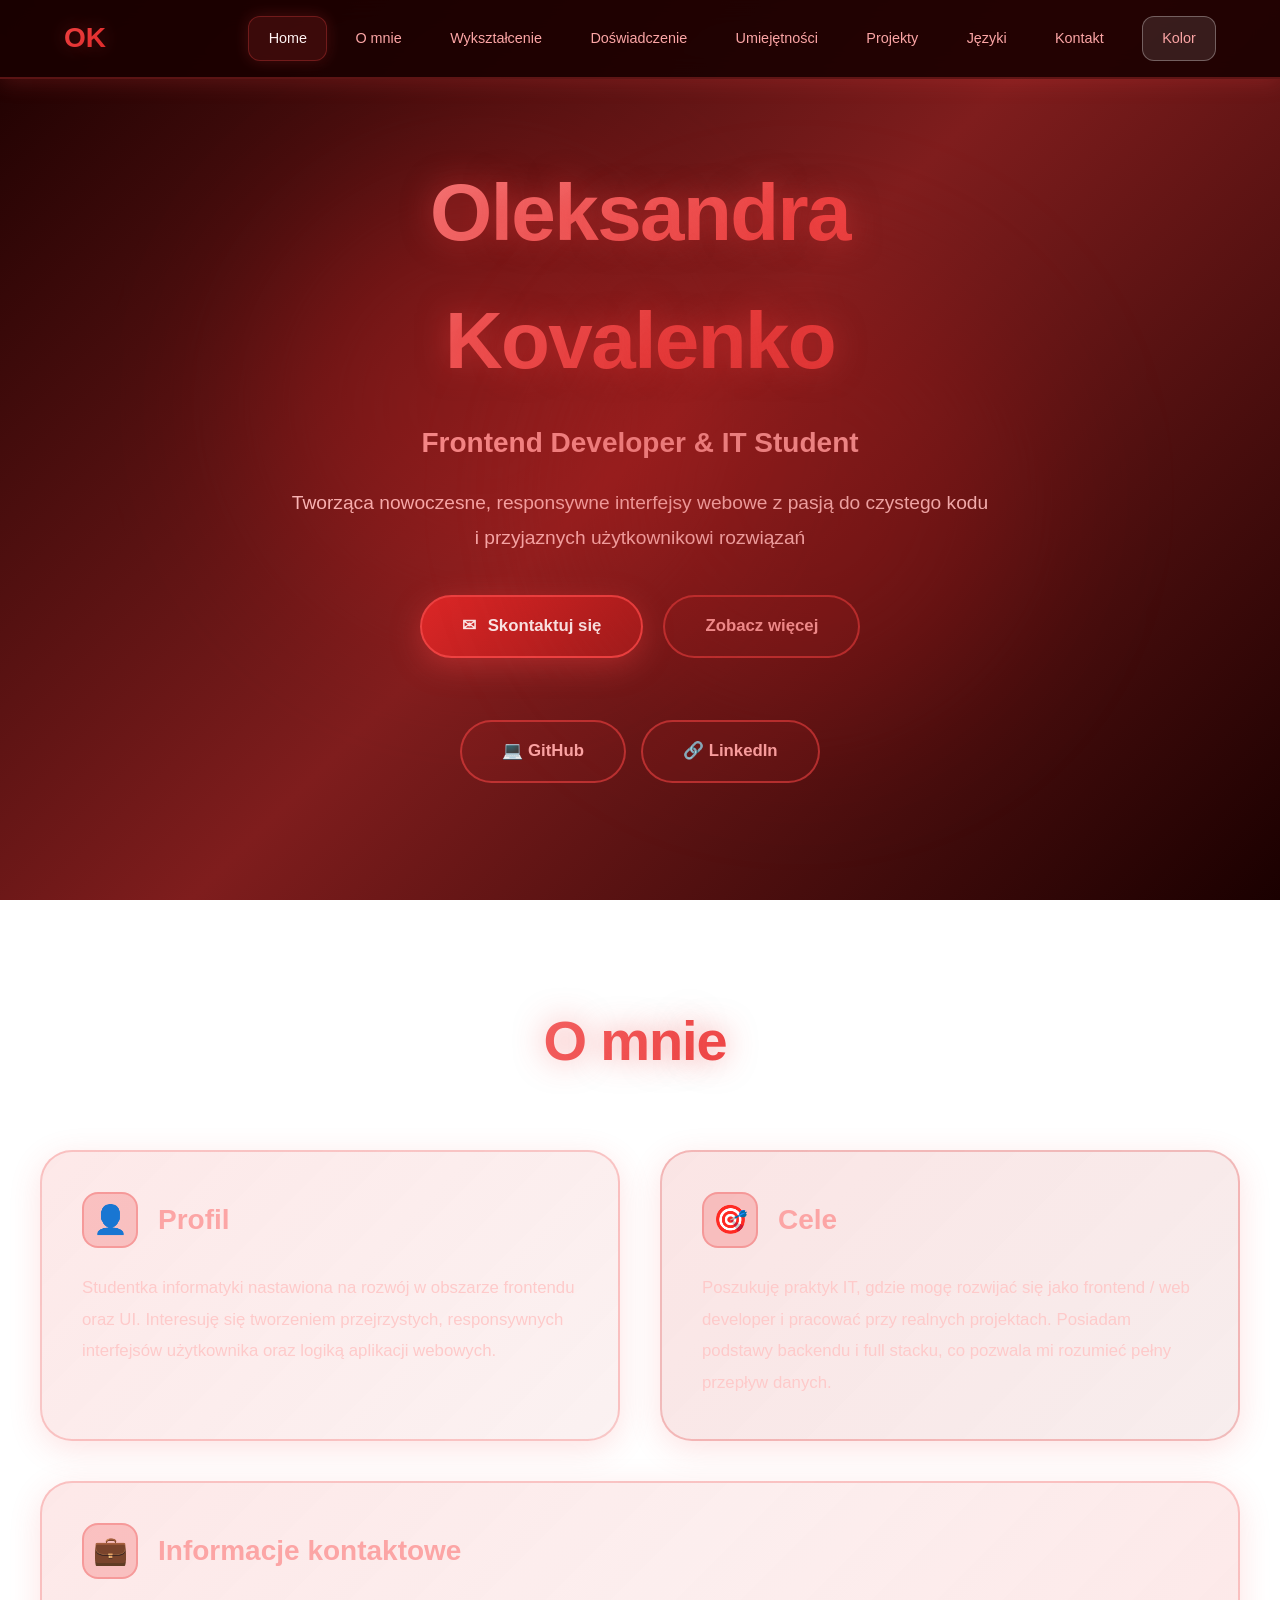
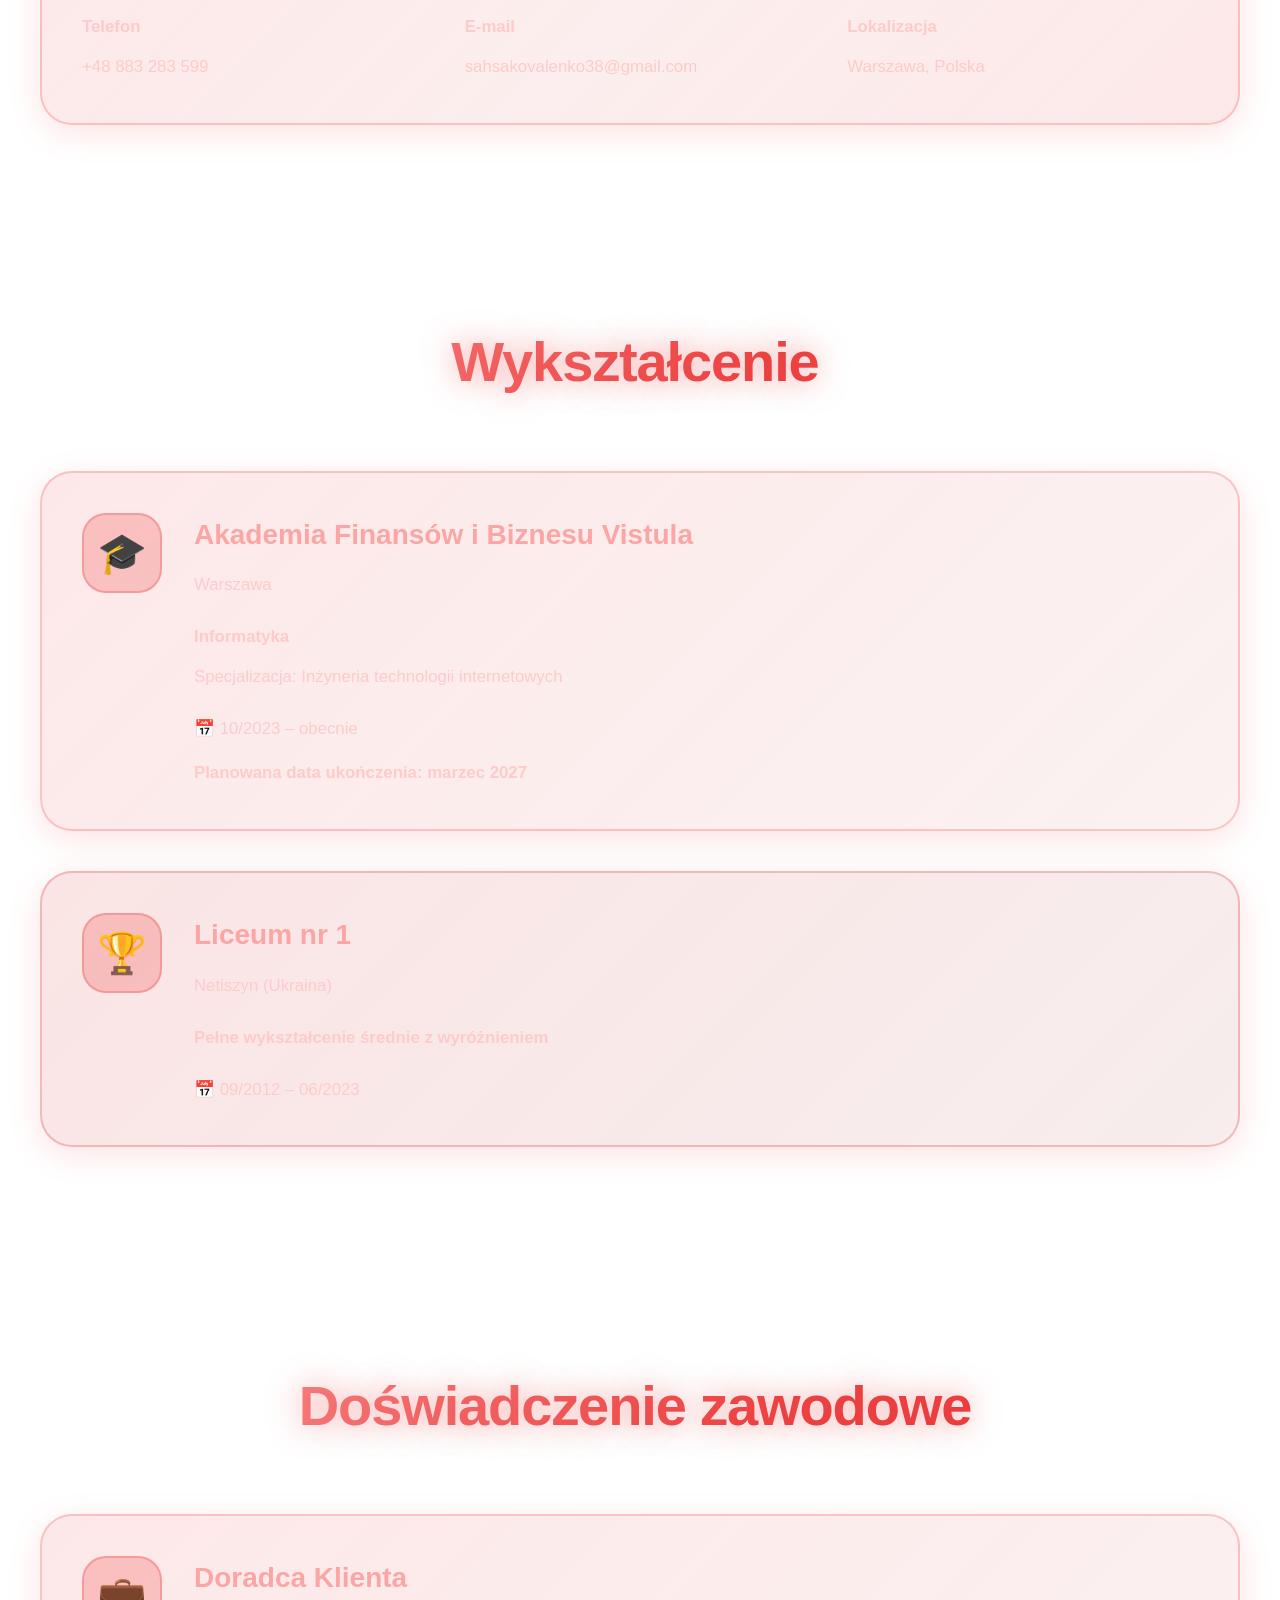
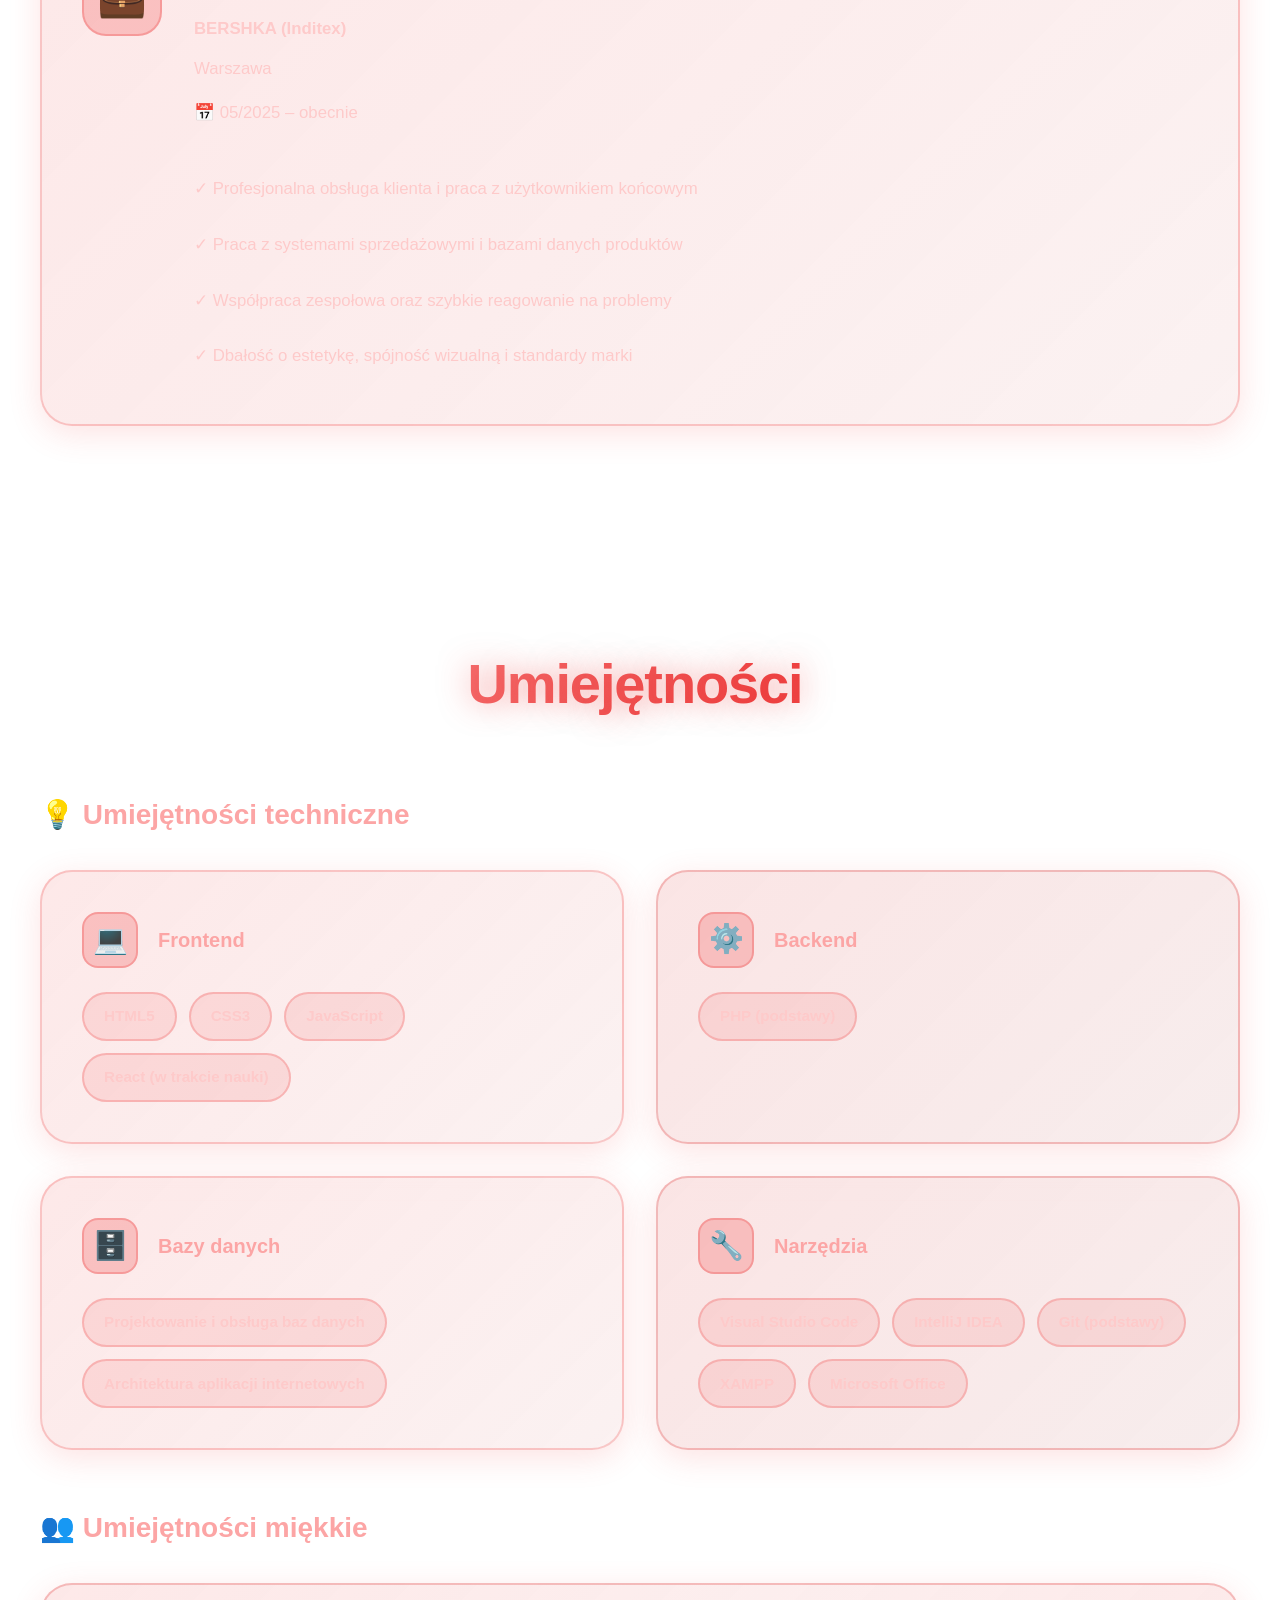
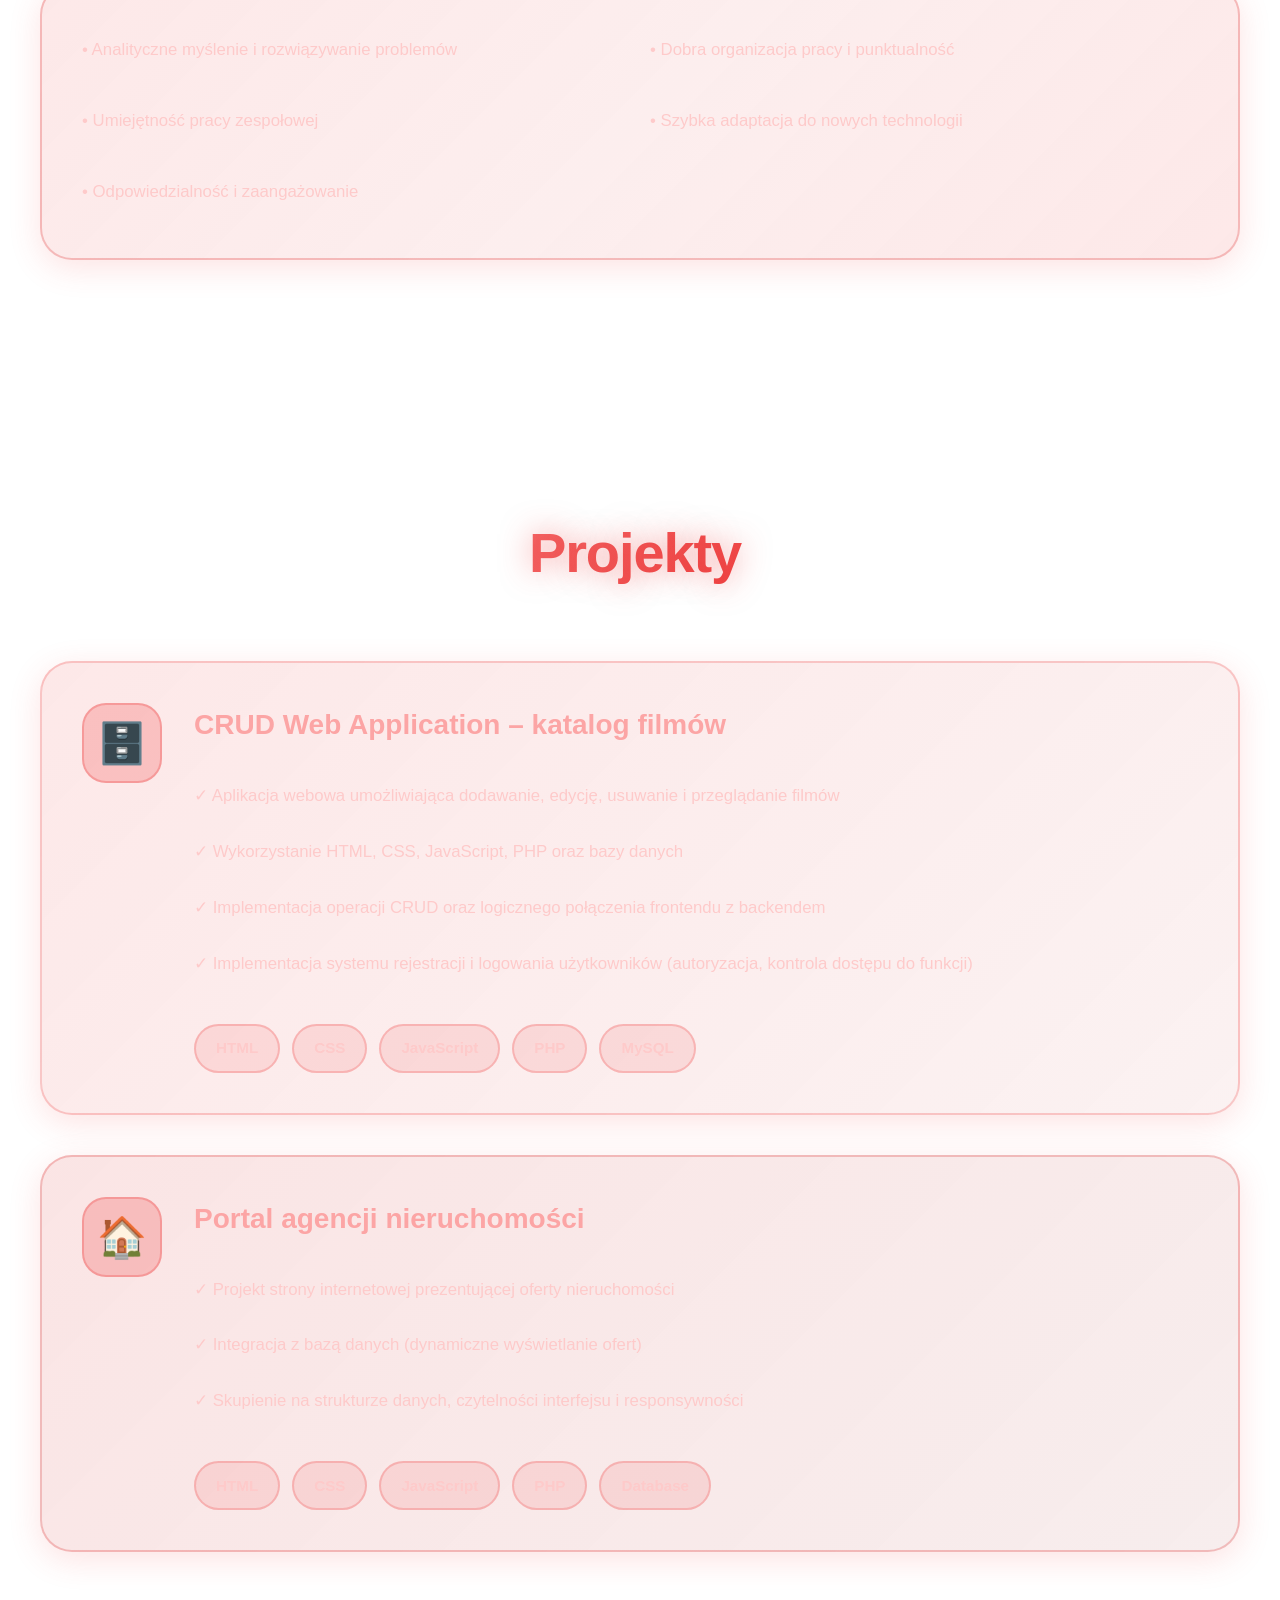
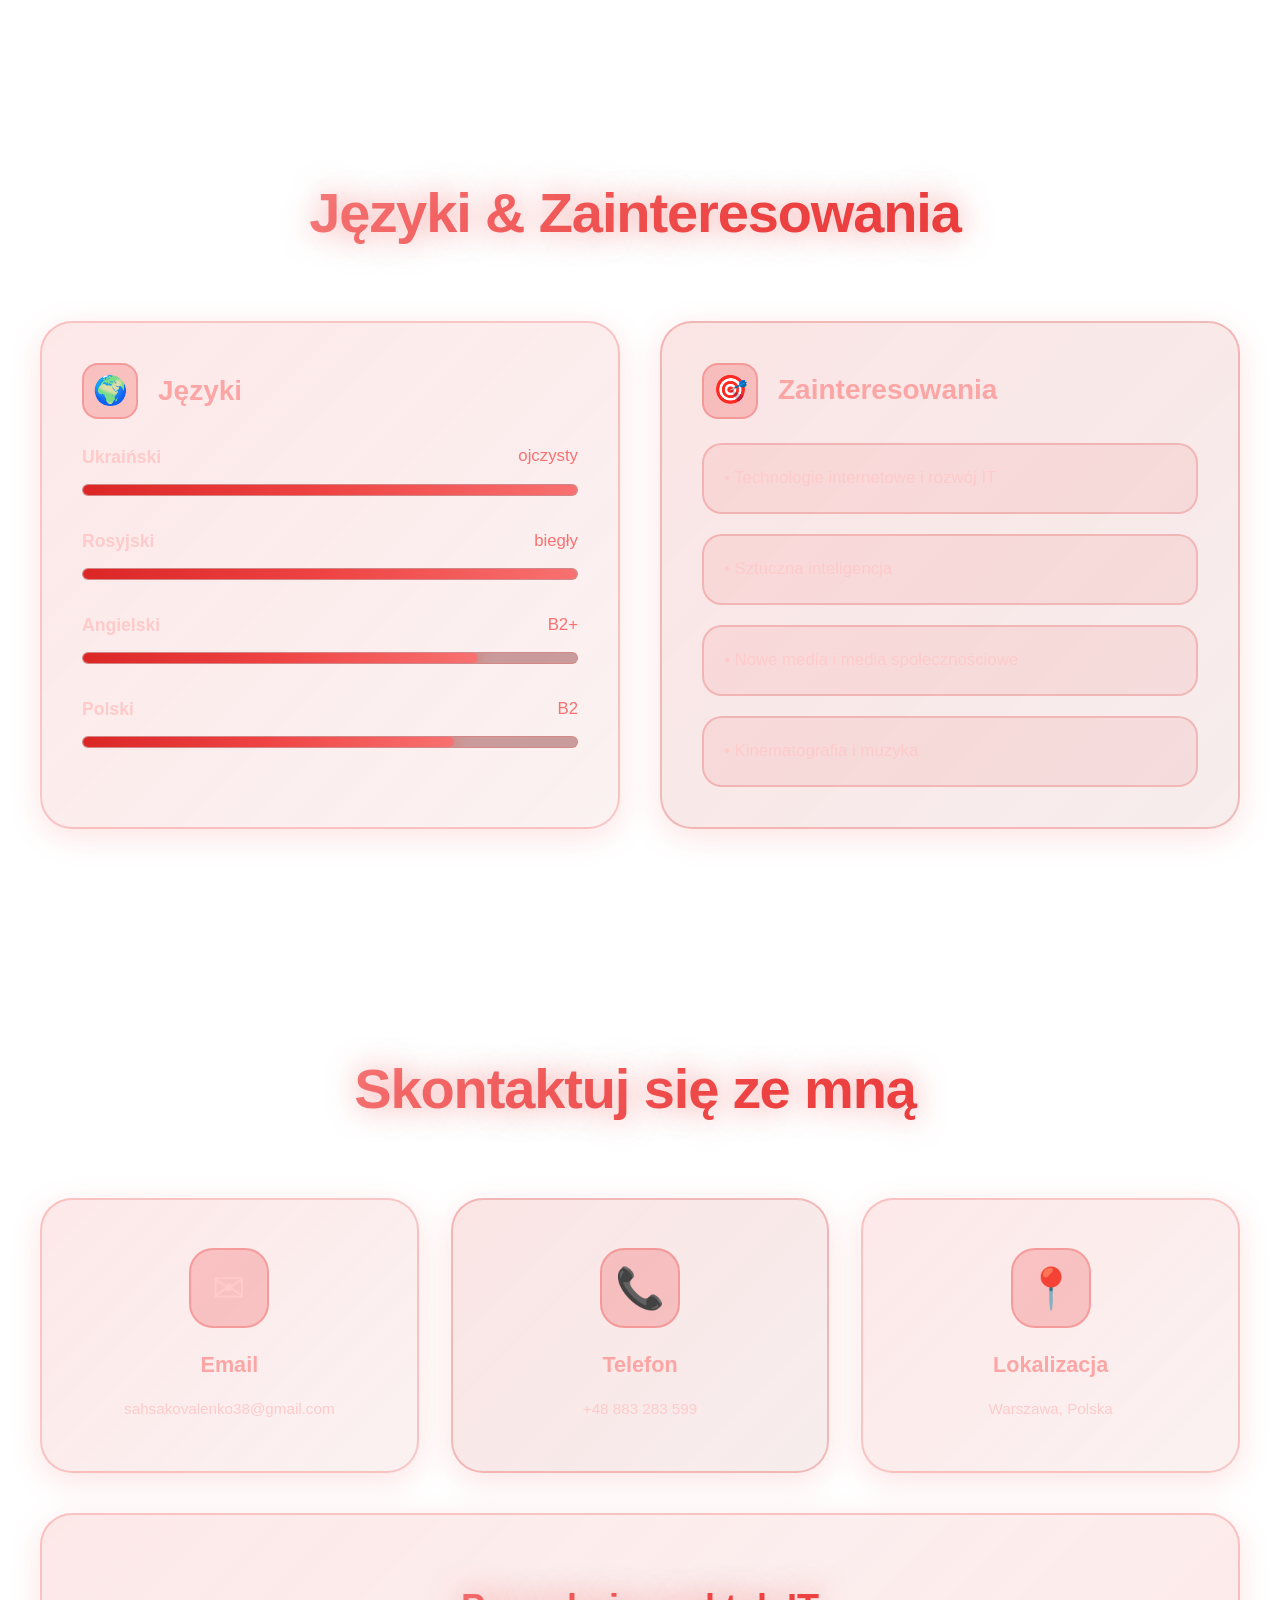
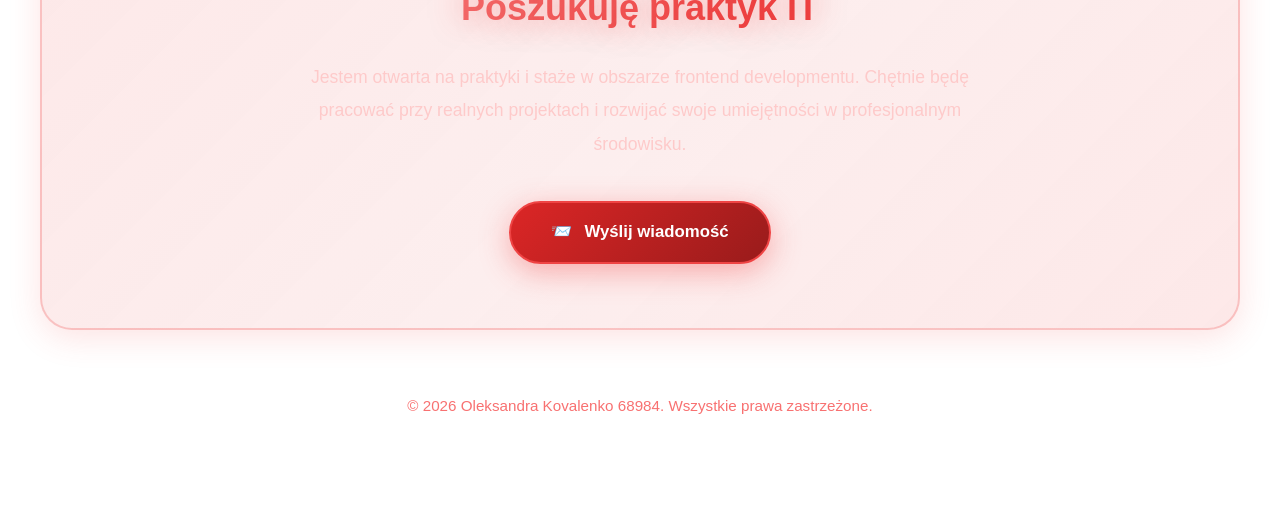
<file: zad4/index.html>
<!DOCTYPE html>
<html lang="pl">
<head>
  <meta charset="UTF-8" />
  <meta name="viewport" content="width=device-width, initial-scale=1.0" />
  <title>Oleksandra Kovalenko – Portfolio</title>
  <link rel="stylesheet" href="red.css" />
</head>
<body>
  <div class="portfolio-container">

    <nav class="navbar">
      <div class="nav-content">
        <div class="nav-logo">OK</div>
        <div class="nav-desktop">
          <a href="#home" class="nav-link active">Home</a>
          <a href="#about" class="nav-link">O mnie</a>
          <a href="#education" class="nav-link">Wykształcenie</a>
          <a href="#experience" class="nav-link">Doświadczenie</a>
          <a href="#skills" class="nav-link">Umiejętności</a>
          <a href="#projects" class="nav-link">Projekty</a>
          <a href="#languages" class="nav-link">Języki</a>
          <a href="#contact" class="nav-link">Kontakt</a>
          <a class="nav-link" id="theme-toggle" style="cursor:pointer; border: 1px solid rgba(255,255,255,0.3); margin-left: 10px; background: rgba(255,255,255,0.1);">Kolor</a>
        </div>
        <button id="nav-toggle" class="nav-toggle">
          <span class="nav-icon">☰</span>
        </button>
      </div>
    </nav>

    <section id="home" class="hero-section">
      <div class="orb orb-1"></div>
      <div class="orb orb-2"></div>

      <div class="hero-content">
        <h1 class="hero-title gradient-text">Oleksandra Kovalenko</h1>
        <p class="hero-subtitle">Frontend Developer & IT Student</p>
        <p class="hero-description">
          Tworząca nowoczesne, responsywne interfejsy webowe z pasją do czystego kodu i przyjaznych użytkownikowi rozwiązań
        </p>

        <div class="hero-buttons">
          <a href="#contact" class="btn-primary">
            <span class="btn-icon">✉</span>
            Skontaktuj się
          </a>
          <a href="#about" class="btn-secondary">Zobacz więcej</a>
        </div>

        <div class="social-links-container">
          <a href="https://github.com/oleksandra-kovalenko-68984" target="_blank" class="social-link btn-secondary">
          💻 GitHub
          </a>
          <a href="https://www.linkedin.com/in/oleksandra-kovalenko-10aa273ab" target="_blank" class="social-link btn-secondary">
          🔗 LinkedIn
          </a>
        </div>
      </div>
    </section>

    <section id="about" class="section">
      <div class="container">
        <h2 class="section-title gradient-text section-header" style="cursor: pointer;">
          O mnie <span class="chevron-icon"></span>
        </h2>
        
        <div class="section-content">
          <div class="about-grid">
            <div class="card card-purple">
              <div class="card-header">
                <div class="card-icon">👤</div>
                <h3>Profil</h3>
              </div>
              <p>
                Studentka informatyki nastawiona na rozwój w obszarze frontendu oraz UI. 
                Interesuję się tworzeniem przejrzystych, responsywnych interfejsów użytkownika 
                oraz logiką aplikacji webowych.
              </p>
            </div>

            <div class="card card-pink">
              <div class="card-header">
                <div class="card-icon">🎯</div>
                <h3>Cele</h3>
              </div>
              <p>
                Poszukuję praktyk IT, gdzie mogę rozwijać się jako frontend / web developer 
                i pracować przy realnych projektach. Posiadam podstawy backendu i full stacku, 
                co pozwala mi rozumieć pełny przepływ danych.
              </p>
            </div>
          </div>

          <div class="card card-full">
            <div class="card-header">
              <div class="card-icon">💼</div>
              <h3>Informacje kontaktowe</h3>
            </div>
            <div class="contact-grid">
              <div class="contact-item">
                <p class="contact-label">Telefon</p>
                <p class="contact-value">+48 883 283 599</p>
              </div>
              <div class="contact-item">
                <p class="contact-label">E-mail</p>
                <p class="contact-value">sahsakovalenko38@gmail.com</p>
              </div>
              <div class="contact-item">
                <p class="contact-label">Lokalizacja</p>
                <p class="contact-value">Warszawa, Polska</p>
              </div>
            </div>
          </div>
        </div> </div>
    </section>

    <section id="education" class="section">
      <div class="container">
        <h2 class="section-title gradient-text section-header" style="cursor: pointer;">
          Wykształcenie <span class="chevron-icon"></span>
        </h2>
        
        <div class="section-content">
          <div class="education-list">
            <div class="card card-purple">
              <div class="education-content">
                <div class="card-icon-large">🎓</div>
                <div class="education-details">
                  <h3>Akademia Finansów i Biznesu Vistula</h3>
                  <p class="education-location">Warszawa</p>
                  <p class="education-degree">Informatyka</p>
                  <p class="education-spec">Specjalizacja: Inżyneria technologii internetowych</p>
                  <p class="education-period">📅 10/2023 – obecnie</p>
                  <p class="education-completion">Planowana data ukończenia: marzec 2027</p>
                </div>
              </div>
            </div>

            <div class="card card-pink">
              <div class="education-content">
                <div class="card-icon-large">🏆</div>
                <div class="education-details">
                  <h3>Liceum nr 1</h3>
                  <p class="education-location">Netiszyn (Ukraina)</p>
                  <p class="education-degree">Pełne wykształcenie średnie z wyróżnieniem</p>
                  <p class="education-period">📅 09/2012 – 06/2023</p>
                </div>
              </div>
            </div>
          </div>
        </div> </div>
    </section>

    <section id="experience" class="section">
      <div class="container">
        <h2 class="section-title gradient-text section-header" style="cursor: pointer;">
          Doświadczenie zawodowe <span class="chevron-icon"></span>
        </h2>
        
        <div class="section-content">
          <div class="card card-purple">
            <div class="experience-content">
              <div class="card-icon-large">💼</div>
              <div class="experience-details">
                <h3>Doradca Klienta</h3>
                <p class="experience-company">BERSHKA (Inditex)</p>
                <p class="experience-location">Warszawa</p>
                <p class="experience-period">📅 05/2025 – obecnie</p>
                
                <ul class="experience-list">
                  <li>✓ Profesjonalna obsługa klienta i praca z użytkownikiem końcowym</li>
                  <li>✓ Praca z systemami sprzedażowymi i bazami danych produktów</li>
                  <li>✓ Współpraca zespołowa oraz szybkie reagowanie na problemy</li>
                  <li>✓ Dbałość o estetykę, spójność wizualną i standardy marki</li>
                </ul>
              </div>
            </div>
          </div>
        </div> </div>
    </section>

    <section id="skills" class="section">
      <div class="container">
        <h2 class="section-title gradient-text section-header" style="cursor: pointer;">
          Umiejętności <span class="chevron-icon"></span>
        </h2>
        
        <div class="section-content">
          <div class="skills-section">
            <h3 class="subsection-title">💡 Umiejętności techniczne</h3>
            <div class="skills-grid">
              <div class="card card-purple">
                <div class="card-header">
                  <div class="card-icon">💻</div>
                  <h4>Frontend</h4>
                </div>
                <div class="tags">
                  <span class="tag">HTML5</span>
                  <span class="tag">CSS3</span>
                  <span class="tag">JavaScript</span>
                  <span class="tag">React (w trakcie nauki)</span>
                </div>
              </div>

              <div class="card card-pink">
                <div class="card-header">
                  <div class="card-icon">⚙️</div>
                  <h4>Backend</h4>
                </div>
                <div class="tags">
                  <span class="tag">PHP (podstawy)</span>
                </div>
              </div>

              <div class="card card-purple">
                <div class="card-header">
                  <div class="card-icon">🗄️</div>
                  <h4>Bazy danych</h4>
                </div>
                <div class="tags">
                  <span class="tag">Projektowanie i obsługa baz danych</span>
                  <span class="tag">Architektura aplikacji internetowych</span>
                </div>
              </div>

              <div class="card card-pink">
                <div class="card-header">
                  <div class="card-icon">🔧</div>
                  <h4>Narzędzia</h4>
                </div>
                <div class="tags">
                  <span class="tag">Visual Studio Code</span>
                  <span class="tag">IntelliJ IDEA</span>
                  <span class="tag">Git (podstawy)</span>
                  <span class="tag">XAMPP</span>
                  <span class="tag">Microsoft Office</span>
                </div>
              </div>
            </div>
          </div>

          <div class="skills-section">
            <h3 class="subsection-title">👥 Umiejętności miękkie</h3>
            <div class="card card-full card-pink">
              <div class="soft-skills-grid">
                <div class="soft-skill-item">• Analityczne myślenie i rozwiązywanie problemów</div>
                <div class="soft-skill-item">• Dobra organizacja pracy i punktualność</div>
                <div class="soft-skill-item">• Umiejętność pracy zespołowej</div>
                <div class="soft-skill-item">• Szybka adaptacja do nowych technologii</div>
                <div class="soft-skill-item">• Odpowiedzialność i zaangażowanie</div>
              </div>
            </div>
          </div>
        </div> </div>
    </section>

    <section id="projects" class="section">
      <div class="container">
        <h2 class="section-title gradient-text section-header" style="cursor: pointer;">
          Projekty <span class="chevron-icon"></span>
        </h2>
        
        <div class="section-content">
          <div class="projects-list">
            <div class="card card-purple">
              <div class="project-content">
                <div class="card-icon-large">🗄️</div>
                <div class="project-details">
                  <h3>CRUD Web Application – katalog filmów</h3>
                  <ul class="project-features">
                    <li>✓ Aplikacja webowa umożliwiająca dodawanie, edycję, usuwanie i przeglądanie filmów</li>
                    <li>✓ Wykorzystanie HTML, CSS, JavaScript, PHP oraz bazy danych</li>
                    <li>✓ Implementacja operacji CRUD oraz logicznego połączenia frontendu z backendem</li>
                    <li>✓ Implementacja systemu rejestracji i logowania użytkowników (autoryzacja, kontrola dostępu do funkcji)</li>
                  </ul>
                  <div class="tags">
                    <span class="tag">HTML</span>
                    <span class="tag">CSS</span>
                    <span class="tag">JavaScript</span>
                    <span class="tag">PHP</span>
                    <span class="tag">MySQL</span>
                  </div>
                </div>
              </div>
            </div>

            <div class="card card-pink">
              <div class="project-content">
                <div class="card-icon-large">🏠</div>
                <div class="project-details">
                  <h3>Portal agencji nieruchomości</h3>
                  <ul class="project-features">
                    <li>✓ Projekt strony internetowej prezentującej oferty nieruchomości</li>
                    <li>✓ Integracja z bazą danych (dynamiczne wyświetlanie ofert)</li>
                    <li>✓ Skupienie na strukturze danych, czytelności interfejsu i responsywności</li>
                  </ul>
                  <div class="tags">
                    <span class="tag">HTML</span>
                    <span class="tag">CSS</span>
                    <span class="tag">JavaScript</span>
                    <span class="tag">PHP</span>
                    <span class="tag">Database</span>
                  </div>
                </div>
              </div>
            </div>
          </div>
        </div> </div>
    </section>

    <section id="languages" class="section">
      <div class="container">
        <h2 class="section-title gradient-text section-header" style="cursor: pointer;">
          Języki & Zainteresowania <span class="chevron-icon"></span>
        </h2>
        
        <div class="section-content">
          <div class="languages-grid">
            <div class="card card-purple">
              <div class="card-header">
                <div class="card-icon">🌍</div>
                <h3>Języki</h3>
              </div>
              <div class="languages-list">
                <div class="language-item">
                  <div class="language-header">
                    <span class="language-name">Ukraiński</span>
                    <span class="language-level">ojczysty</span>
                  </div>
                  <div class="progress-bar">
                    <div class="progress-fill" style="width: 100%;"></div>
                  </div>
                </div>

                <div class="language-item">
                  <div class="language-header">
                    <span class="language-name">Rosyjski</span>
                    <span class="language-level">biegły</span>
                  </div>
                  <div class="progress-bar">
                    <div class="progress-fill" style="width: 100%;"></div>
                  </div>
                </div>

                <div class="language-item">
                  <div class="language-header">
                    <span class="language-name">Angielski</span>
                    <span class="language-level">B2+</span>
                  </div>
                  <div class="progress-bar">
                    <div class="progress-fill" style="width: 80%;"></div>
                  </div>
                </div>

                <div class="language-item">
                  <div class="language-header">
                    <span class="language-name">Polski</span>
                    <span class="language-level">B2</span>
                  </div>
                  <div class="progress-bar">
                    <div class="progress-fill" style="width: 75%;"></div>
                  </div>
                </div>
              </div>
            </div>

            <div class="card card-pink">
              <div class="card-header">
                <div class="card-icon">🎯</div>
                <h3>Zainteresowania</h3>
              </div>
              <div class="interests-list">
                <div class="interest-item">• Technologie internetowe i rozwój IT</div>
                <div class="interest-item">• Sztuczna inteligencja</div>
                <div class="interest-item">• Nowe media i media społecznościowe</div>
                <div class="interest-item">• Kinematografia i muzyka</div>
              </div>
            </div>
          </div>
        </div> </div>
    </section>

    <section id="contact" class="section">
      <div class="container">
        <h2 class="section-title gradient-text section-header" style="cursor: pointer;">
          Skontaktuj się ze mną <span class="chevron-icon"></span>
        </h2>
        
        <div class="section-content">
          <div class="contact-cards">
            <a href="mailto:sahsakovalenko38@gmail.com" class="card card-purple contact-card">
              <div class="card-icon-large">✉</div>
              <h3>Email</h3>
              <p>sahsakovalenko38@gmail.com</p>
            </a>

            <a href="tel:+48883283599" class="card card-pink contact-card">
              <div class="card-icon-large">📞</div>
              <h3>Telefon</h3>
              <p>+48 883 283 599</p>
            </a>

            <div class="card card-purple contact-card">
              <div class="card-icon-large">📍</div>
              <h3>Lokalizacja</h3>
              <p>Warszawa, Polska</p>
            </div>
          </div>

          <div class="card card-full cta-card">
            <h3 class="gradient-text">Poszukuję praktyk IT</h3>
            <p>
              Jestem otwarta na praktyki i staże w obszarze frontend developmentu. 
              Chętnie będę pracować przy realnych projektach i rozwijać swoje umiejętności w profesjonalnym środowisku.
            </p>
            <a href="mailto:sahsakovalenko38@gmail.com" class="btn-primary">
              <span class="btn-icon">📨</span>
              Wyślij wiadomość
            </a>
          </div>

          <footer class="footer">
            <p>© 2026 Oleksandra Kovalenko 68984. Wszystkie prawa zastrzeżone.</p>
          </footer>
        </div> </div>
    </section>
    
    <script src="script.js"></script>
  </div>
</body>
</html>
</file>
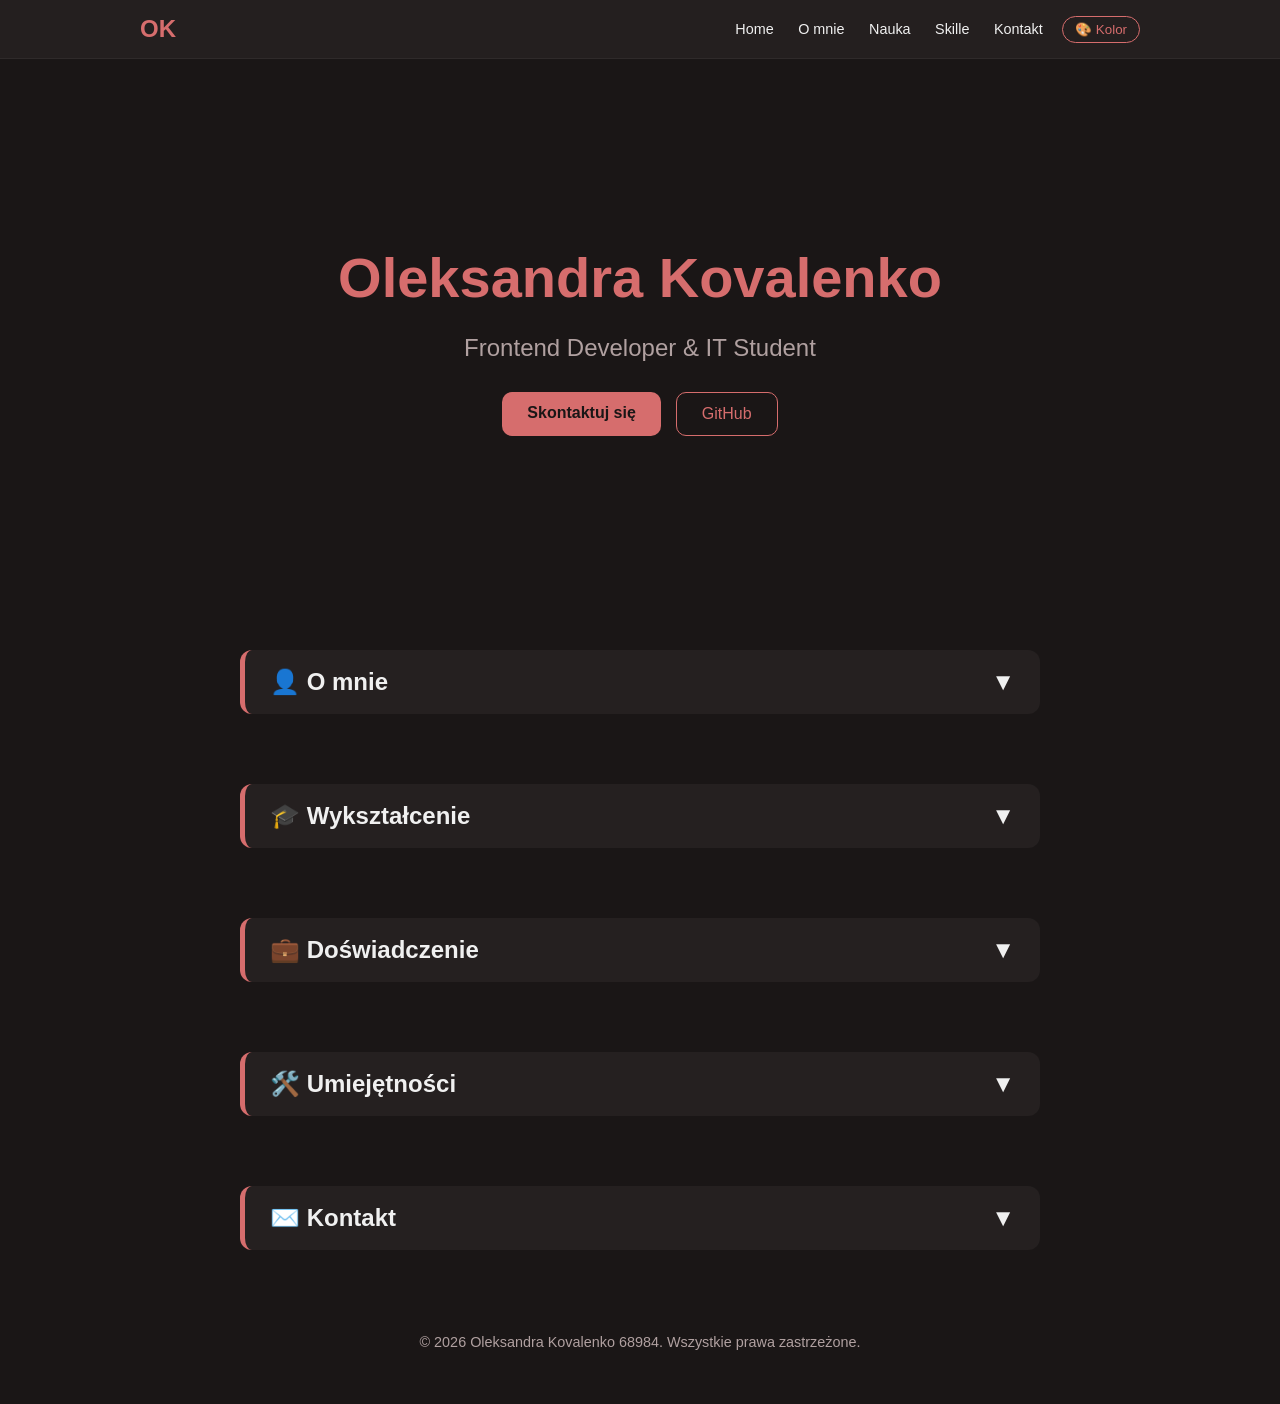
<file: zad5/index.html>
<!DOCTYPE html>
<html lang="pl">
<head>
  <meta charset="UTF-8" />
  <meta name="viewport" content="width=device-width, initial-scale=1.0" />
  <title>Oleksandra Kovalenko – Portfolio</title>
  <link rel="stylesheet" href="red.css" id="theme-link" />
</head>
<body>
  <nav class="navbar">
    <div class="nav-content">
      <div class="nav-logo">OK</div>
      <div class="nav-desktop">
        <a href="#home" class="nav-link">Home</a>
        <a href="#about" class="nav-link">O mnie</a>
        <a href="#education" class="nav-link">Nauka</a>
        <a href="#skills" class="nav-link">Skille</a>
        <a href="#contact" class="nav-link">Kontakt</a>
        <button id="theme-toggle" class="theme-btn">🎨 Kolor</button>
      </div>
    </div>
  </nav>

  <div class="portfolio-container">
    <section id="home" class="hero-section">
      <div class="hero-content">
        <h1 class="hero-title">Oleksandra Kovalenko</h1>
        <p class="hero-subtitle">Frontend Developer & IT Student</p>
        <div class="hero-buttons">
          <a href="#contact" class="btn-primary">Skontaktuj się</a>
          <a href="https://github.com/oleksandra-kovalenko-68984" target="_blank" class="btn-secondary">GitHub</a>
        </div>
      </div>
    </section>

    <section id="about" class="section">
      <div class="container">
        <h2 class="section-header"><span>👤 O mnie</span> <span class="chevron-icon">▼</span></h2>
        <div class="section-content">
          <div class="card center-text">
            <p>Studentka informatyki nastawiona na rozwój w obszarze frontendu. Interesuję się tworzeniem przejrzystych interfejsów użytkownika.</p>
          </div>
        </div>
      </div>
    </section>

    <section id="education" class="section">
      <div class="container">
        <h2 class="section-header"><span>🎓 Wykształcenie</span> <span class="chevron-icon">▼</span></h2>
        <div class="section-content">
          <div class="card">
            <h3>Vistula University</h3>
            <p>Informatyka (10/2023 – obecnie)</p>
          </div>
          <div class="card">
            <h3>Liceum nr 1</h3>
            <p>Wykształcenie średnie z wyróżnieniem (09/2012 – 06/2023)</p>
          </div>
        </div>
      </div>
    </section>

    <section id="experience" class="section">
      <div class="container">
        <h2 class="section-header"><span>💼 Doświadczenie</span> <span class="chevron-icon">▼</span></h2>
        <div class="section-content">
          <div class="card">
            <h3>Doradca Klienta – BERSHKA (Inditex)</h3>
            <p><strong>05/2025 – obecnie</strong></p>
            <ul class="experience-list">
              <li>✓ Obsługa klienta i systemów sprzedażowych</li>
              <li>✓ Współpraca zespołowa</li>
            </ul>
          </div>
        </div>
      </div>
    </section>

    <section id="skills" class="section">
      <div class="container">
        <h2 class="section-header"><span>🛠️ Umiejętności</span> <span class="chevron-icon">▼</span></h2>
        <div class="section-content">
          <div class="skills-grid">
            <div class="card skill-card">
              <h3>Frontend</h3>
              <div class="tags">
                <span class="tag">HTML5</span><span class="tag">CSS3</span><span class="tag">JavaScript</span><span class="tag">React</span>
              </div>
            </div>
            <div class="card skill-card">
              <h3>Inne</h3>
              <div class="tags">
                <span class="tag">PHP</span><span class="tag">Git</span><span class="tag">MySQL</span><span class="tag">VS Code</span>
              </div>
            </div>
          </div>
        </div>
      </div>
    </section>

    <section id="contact" class="section">
      <div class="container">
        <h2 class="section-header"><span>✉️ Kontakt</span> <span class="chevron-icon">▼</span></h2>
        <div class="section-content">
          <div class="card form-card">
            <form id="contactForm" novalidate>
              <div class="form-group">
                <label>Imię i Nazwisko</label>
                <input type="text" id="name" placeholder="np. Jan Kowalski">
                <span class="error-msg" id="nameError"></span>
              </div>
              <div class="form-group">
                <label>Email</label>
                <input type="email" id="email" placeholder="np. jan@poczta.pl">
                <span class="error-msg" id="emailError"></span>
              </div>
              <div class="form-group">
                <label>Wiadomość</label>
                <textarea id="message" rows="4"></textarea>
                <span class="error-msg" id="messageError"></span>
              </div>
              <button type="submit" class="btn-primary">Wyślij wiadomość</button>
              <div id="formSuccess" class="success-msg"></div>
            </form>
          </div>
        </div>
      </div>
    </section>

    <footer class="footer">
      <p>© 2026 Oleksandra Kovalenko 68984. Wszystkie prawa zastrzeżone.</p>
    </footer>
  </div>

  <script src="script.js"></script>
</body>
</html>
</file>
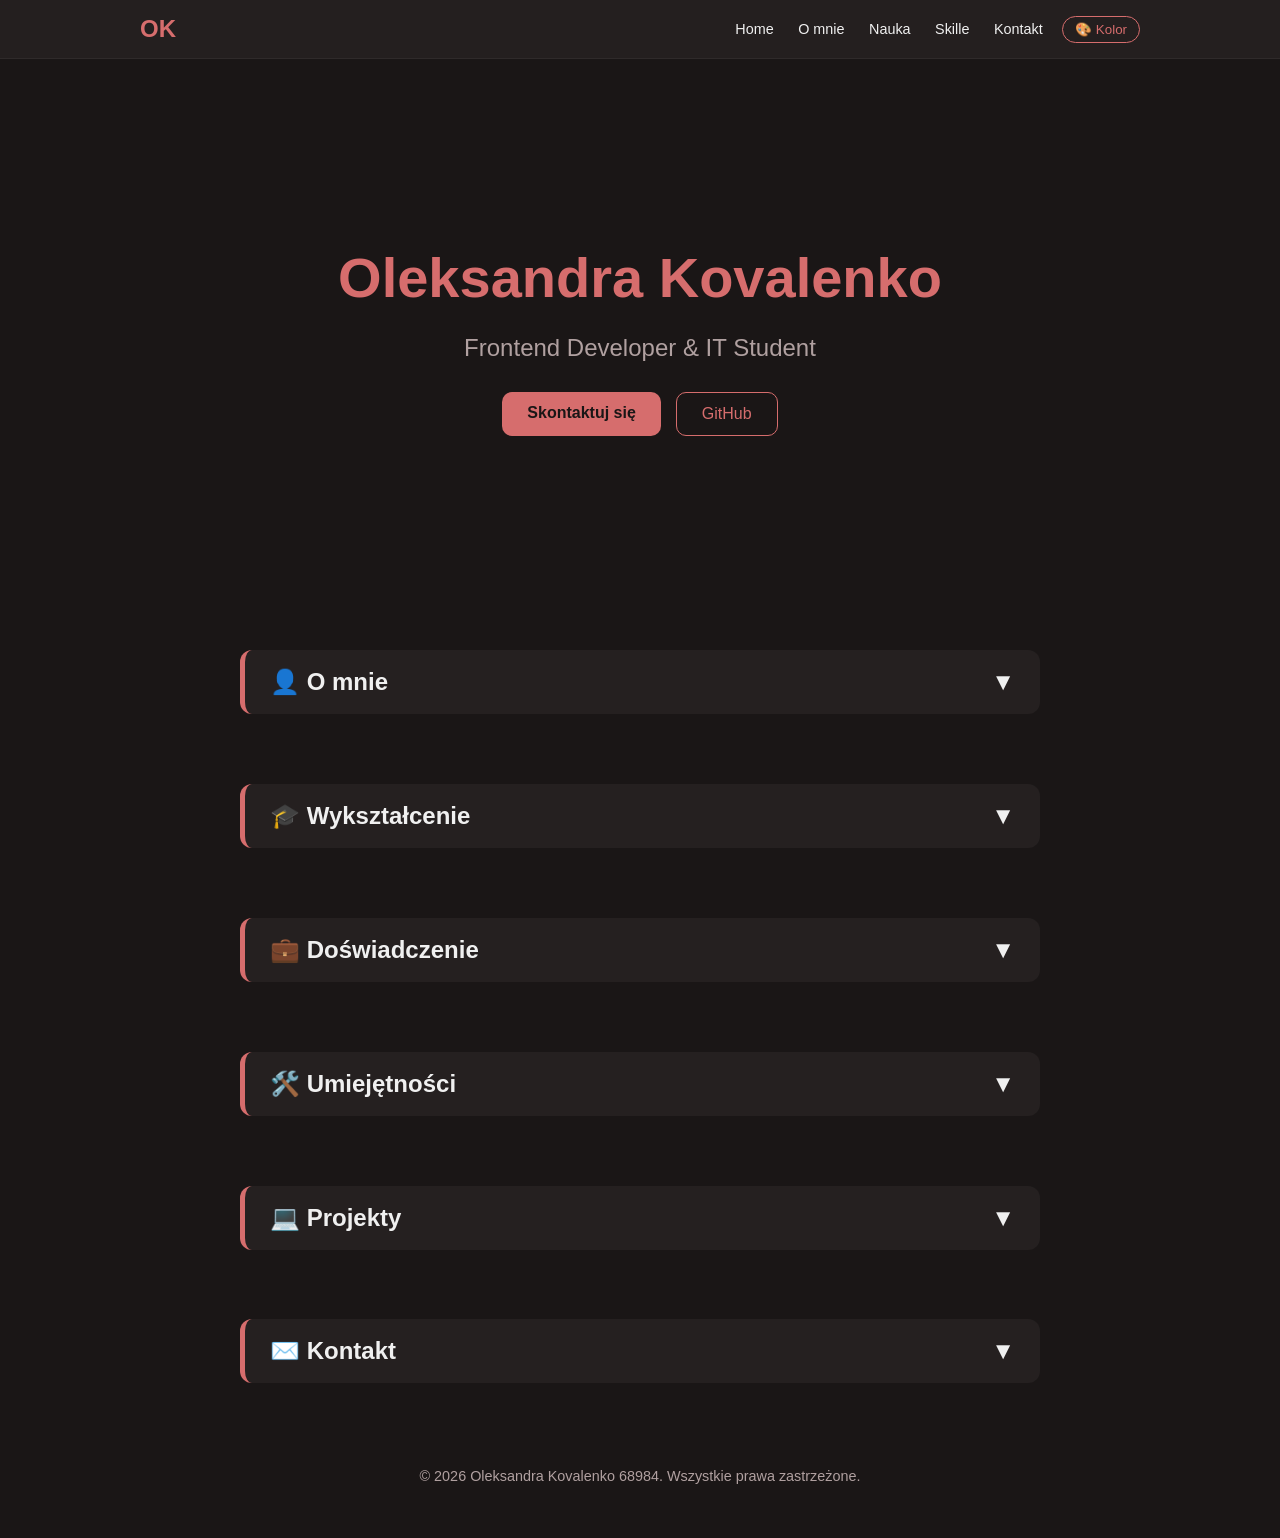
<file: zad6/index.html>
<!DOCTYPE html>
<html lang="pl">
<head>
  <meta charset="UTF-8" />
  <meta name="viewport" content="width=device-width, initial-scale=1.0" />
  <title>Oleksandra Kovalenko – Portfolio</title>
  <link rel="stylesheet" href="red.css" id="theme-link" />
</head>
<body>
  <nav class="navbar">
    <div class="nav-content">
      <div class="nav-logo">OK</div>
      <div class="nav-desktop">
        <a href="#home" class="nav-link">Home</a>
        <a href="#about" class="nav-link">O mnie</a>
        <a href="#education" class="nav-link">Nauka</a>
        <a href="#skills" class="nav-link">Skille</a>
        <a href="#contact" class="nav-link">Kontakt</a>
        <button id="theme-toggle" class="theme-btn">🎨 Kolor</button>
      </div>
    </div>
  </nav>

  <div class="portfolio-container">
    <section id="home" class="hero-section">
      <div class="hero-content">
        <h1 class="hero-title">Oleksandra Kovalenko</h1>
        <p class="hero-subtitle">Frontend Developer & IT Student</p>
        <div class="hero-buttons">
          <a href="#contact" class="btn-primary">Skontaktuj się</a>
          <a href="https://github.com/oleksandra-kovalenko-68984" target="_blank" class="btn-secondary">GitHub</a>
        </div>
      </div>
    </section>

    <section id="about" class="section">
      <div class="container">
        <h2 class="section-header"><span>👤 O mnie</span> <span class="chevron-icon">▼</span></h2>
        <div class="section-content">
          <div class="card center-text">
            <p>Studentka informatyki nastawiona na rozwój w obszarze frontendu. Interesuję się tworzeniem przejrzystych interfejsów użytkownika.</p>
          </div>
        </div>
      </div>
    </section>

<!-- Sekcja Wykształcenie -->
<section id="education" class="section">
  <div class="container">
    <h2 class="section-header"><span>🎓 Wykształcenie</span> <span class="chevron-icon">▼</span></h2>
    <div class="section-content" id="education-list">
      <!-- Dane wpadną tutaj z JS -->
    </div>
  </div>
</section>

    <section id="experience" class="section">
      <div class="container">
        <h2 class="section-header"><span>💼 Doświadczenie</span> <span class="chevron-icon">▼</span></h2>
        <div class="section-content">
          <div class="card">
            <h3>Doradca Klienta – BERSHKA (Inditex)</h3>
            <p><strong>05/2025 – obecnie</strong></p>
            <ul class="experience-list">
              <li>✓ Obsługa klienta i systemów sprzedażowych</li>
              <li>✓ Współpraca zespołowa</li>
            </ul>
          </div>
        </div>
      </div>
    </section>

<!-- Sekcja Umiejętności -->
<section id="skills" class="section">
  <div class="container">
    <h2 class="section-header"><span>🛠️ Umiejętności</span> <span class="chevron-icon">▼</span></h2>
    <div class="section-content">
      <div id="skills-container" class="skills-grid">
         <!-- Dane wpadną tutaj z JS -->
      </div>
    </div>
  </div>
</section>

<!-- Sekcja Projekty -->
<section id="projects" class="section">
  <div class="container">
    <h2 class="section-header"><span>💻 Projekty</span> <span class="chevron-icon">▼</span></h2>
    <div class="section-content" id="projects-list">
       <!-- Dane wpadną tutaj z JS -->
    </div>
  </div>
</section>

    <section id="contact" class="section">
      <div class="container">
        <h2 class="section-header"><span>✉️ Kontakt</span> <span class="chevron-icon">▼</span></h2>
        <div class="section-content">
          <div class="card form-card">
            <form id="contactForm" novalidate>
              <div class="form-group">
                <label>Imię i Nazwisko</label>
                <input type="text" id="name" placeholder="np. Jan Kowalski">
                <span class="error-msg" id="nameError"></span>
              </div>
              <div class="form-group">
                <label>Email</label>
                <input type="email" id="email" placeholder="np. jan@poczta.pl">
                <span class="error-msg" id="emailError"></span>
              </div>
              <div class="form-group">
                <label>Wiadomość</label>
                <textarea id="message" rows="4"></textarea>
                <span class="error-msg" id="messageError"></span>
              </div>
              <button type="submit" class="btn-primary">Wyślij wiadomość</button>
              <div id="formSuccess" class="success-msg"></div>
            </form>
          </div>
        </div>
      </div>
    </section>

    <footer class="footer">
      <p>© 2026 Oleksandra Kovalenko 68984. Wszystkie prawa zastrzeżone.</p>
    </footer>
  </div>

  <script src="script.js"></script>
</body>
</html>
</file>
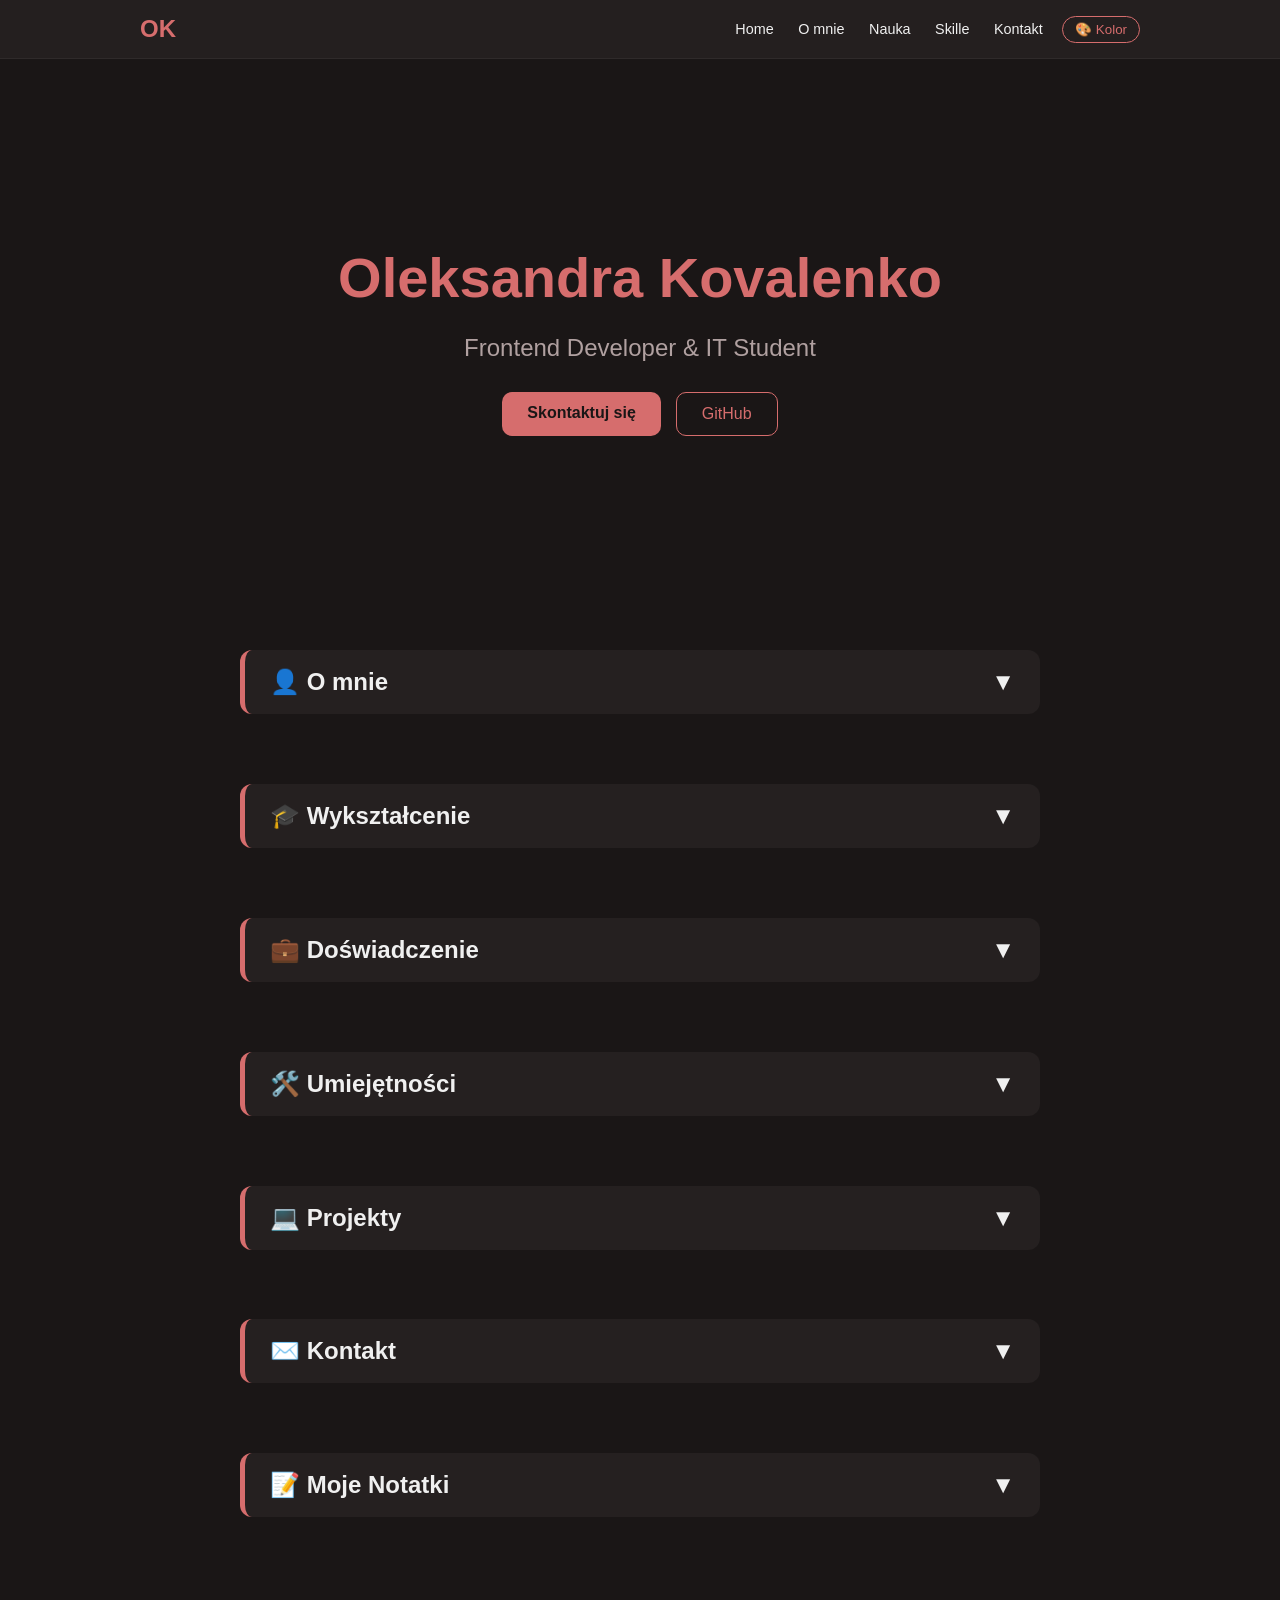
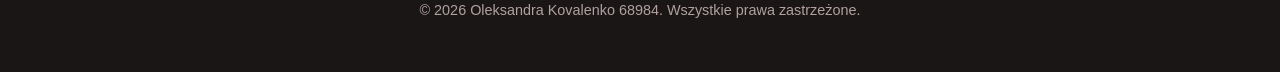
<file: zad7/index.html>
<!DOCTYPE html>
<html lang="pl">
<head>
  <meta charset="UTF-8" />
  <meta name="viewport" content="width=device-width, initial-scale=1.0" />
  <title>Oleksandra Kovalenko – Portfolio</title>
  <link rel="stylesheet" href="red.css" id="theme-link" />
</head>
<body>
  <nav class="navbar">
    <div class="nav-content">
      <div class="nav-logo">OK</div>
      <div class="nav-desktop">
        <a href="#home" class="nav-link">Home</a>
        <a href="#about" class="nav-link">O mnie</a>
        <a href="#education" class="nav-link">Nauka</a>
        <a href="#skills" class="nav-link">Skille</a>
        <a href="#contact" class="nav-link">Kontakt</a>
        <button id="theme-toggle" class="theme-btn">🎨 Kolor</button>
      </div>
    </div>
  </nav>

  <div class="portfolio-container">
    <section id="home" class="hero-section">
      <div class="hero-content">
        <h1 class="hero-title">Oleksandra Kovalenko</h1>
        <p class="hero-subtitle">Frontend Developer & IT Student</p>
        <div class="hero-buttons">
          <a href="#contact" class="btn-primary">Skontaktuj się</a>
          <a href="https://github.com/oleksandra-kovalenko-68984" target="_blank" class="btn-secondary">GitHub</a>
        </div>
      </div>
    </section>

    <section id="about" class="section">
      <div class="container">
        <h2 class="section-header"><span>👤 O mnie</span> <span class="chevron-icon">▼</span></h2>
        <div class="section-content">
          <div class="card center-text">
            <p>Studentka informatyki nastawiona na rozwój w obszarze frontendu. Interesuję się tworzeniem przejrzystych interfejsów użytkownika.</p>
          </div>
        </div>
      </div>
    </section>

<!-- Sekcja Wykształcenie -->
<section id="education" class="section">
  <div class="container">
    <h2 class="section-header"><span>🎓 Wykształcenie</span> <span class="chevron-icon">▼</span></h2>
    <div class="section-content" id="education-list">
      <!-- Dane wpadną tutaj z JS -->
    </div>
  </div>
</section>

    <section id="experience" class="section">
      <div class="container">
        <h2 class="section-header"><span>💼 Doświadczenie</span> <span class="chevron-icon">▼</span></h2>
        <div class="section-content">
          <div class="card">
            <h3>Doradca Klienta – BERSHKA (Inditex)</h3>
            <p><strong>05/2025 – obecnie</strong></p>
            <ul class="experience-list">
              <li>✓ Obsługa klienta i systemów sprzedażowych</li>
              <li>✓ Współpraca zespołowa</li>
            </ul>
          </div>
        </div>
      </div>
    </section>

<!-- Sekcja Umiejętności -->
<section id="skills" class="section">
  <div class="container">
    <h2 class="section-header"><span>🛠️ Umiejętności</span> <span class="chevron-icon">▼</span></h2>
    <div class="section-content">
      <div id="skills-container" class="skills-grid">
         <!-- Dane wpadną tutaj z JS -->
      </div>
    </div>
  </div>
</section>

<!-- Sekcja Projekty -->
<section id="projects" class="section">
  <div class="container">
    <h2 class="section-header"><span>💻 Projekty</span> <span class="chevron-icon">▼</span></h2>
    <div class="section-content" id="projects-list">
       <!-- Dane wpadną tutaj z JS -->
    </div>
  </div>
</section>

    <section id="contact" class="section">
      <div class="container">
        <h2 class="section-header"><span>✉️ Kontakt</span> <span class="chevron-icon">▼</span></h2>
        <div class="section-content">
          <div class="card form-card">
            <form id="contactForm" novalidate>
              <div class="form-group">
                <label>Imię i Nazwisko</label>
                <input type="text" id="name" placeholder="np. Jan Kowalski">
                <span class="error-msg" id="nameError"></span>
              </div>
              <div class="form-group">
                <label>Email</label>
                <input type="email" id="email" placeholder="np. jan@poczta.pl">
                <span class="error-msg" id="emailError"></span>
              </div>
              <div class="form-group">
                <label>Wiadomość</label>
                <textarea id="message" rows="4"></textarea>
                <span class="error-msg" id="messageError"></span>
              </div>
              <button type="submit" class="btn-primary">Wyślij wiadomość</button>
              <div id="formSuccess" class="success-msg"></div>
            </form>
          </div>
        </div>
      </div>
    </section>
    <section id="notes" class="section">
      <div class="container">
        <h2 class="section-header"><span>📝 Moje Notatki</span> <span class="chevron-icon">▼</span></h2>
        <div class="section-content">
          <div class="card">
            <div class="form-group" style="display: flex; gap: 10px;">
              <input type="text" id="noteInput" placeholder="Dodaj nową notatkę...">
              <button id="addNoteBtn" class="btn-primary" style="width: auto;">Dodaj</button>
            </div>
            <div id="notesList" style="margin-top: 20px;">
              </div>
          </div>
        </div>
      </div>
    </section>

    <footer class="footer">
      <p>© 2026 Oleksandra Kovalenko 68984. Wszystkie prawa zastrzeżone.</p>
    </footer>
  </div>

  <script src="script.js"></script>
</body>
</html>
</file>
<file: zad1/portfolio.css>
/* Reset and Base Styles */
* {
  margin: 0;
  padding: 0;
  box-sizing: border-box;
}

html {
  scroll-behavior: smooth;
}

body {
  font-family: -apple-system, BlinkMacSystemFont, 'Segoe UI', 'Roboto', 'Oxygen', 'Ubuntu', 'Cantarell', sans-serif;
  line-height: 1.6;
  color: #e5e7eb;
  overflow-x: hidden;
}

.portfolio-container {
  min-height: 100vh;
  background: linear-gradient(135deg, #0f172a 0%, #581c87 50%, #0f172a 100%);
  background-attachment: fixed;
}

/* Navigation */
.navbar {
  position: fixed;
  top: 0;
  left: 0;
  right: 0;
  z-index: 1000;
  background: rgba(15, 23, 42, 0.8);
  backdrop-filter: blur(12px);
  border-bottom: 1px solid rgba(168, 85, 247, 0.2);
  animation: slideDown 0.6s ease-out;
}

@keyframes slideDown {
  from {
    transform: translateY(-100%);
  }
  to {
    transform: translateY(0);
  }
}

.nav-content {
  max-width: 1200px;
  margin: 0 auto;
  padding: 1rem 1.5rem;
  display: flex;
  justify-content: space-between;
  align-items: center;
}

.nav-logo {
  font-size: 1.5rem;
  font-weight: bold;
  background: linear-gradient(135deg, #a78bfa 0%, #ec4899 100%);
  -webkit-background-clip: text;
  -webkit-text-fill-color: transparent;
  background-clip: text;
}

.nav-desktop {
  display: none;
  gap: 0.5rem;
}

.nav-link {
  padding: 0.5rem 1rem;
  color: #d1d5db;
  text-decoration: none;
  border-radius: 0.5rem;
  transition: all 0.3s ease;
  font-size: 0.875rem;
}

.nav-link:hover,
.nav-link.active {
  color: #a78bfa;
  background: rgba(168, 85, 247, 0.1);
}

.nav-toggle {
  display: block;
  background: none;
  border: none;
  color: #d1d5db;
  font-size: 1.5rem;
  cursor: pointer;
  padding: 0.5rem;
}

.nav-mobile {
  max-height: 0;
  overflow: hidden;
  transition: max-height 0.3s ease;
  background: rgba(15, 23, 42, 0.95);
  backdrop-filter: blur(12px);
  border-top: 1px solid rgba(168, 85, 247, 0.2);
}

.nav-mobile.active {
  max-height: 500px;
}

.nav-mobile .nav-link {
  display: block;
  padding: 0.75rem 1.5rem;
}

@media (min-width: 768px) {
  .nav-desktop {
    display: flex;
  }
  
  .nav-toggle {
    display: none;
  }
  
  .nav-mobile {
    display: none;
  }
}

/* Hero Section */
.hero-section {
  min-height: 100vh;
  display: flex;
  flex-direction: column;
  align-items: center;
  text-align: center;
  justify-content: center;
  position: relative;
  overflow: hidden;
  padding: 6rem 1.5rem 4rem;
}

.orb {
  position: absolute;
  border-radius: 50%;
  filter: blur(60px);
  opacity: 0.3;
  pointer-events: none;
}

.orb-1 {
  width: 400px;
  height: 400px;
  background: #a78bfa;
  top: 25%;
  left: 25%;
  animation: float1 20s ease-in-out infinite;
}

.orb-2 {
  width: 400px;
  height: 400px;
  background: #ec4899;
  bottom: 25%;
  right: 25%;
  animation: float2 15s ease-in-out infinite;
}

@keyframes float1 {
  0%, 100% {
    transform: translate(0, 0) scale(1);
  }
  33% {
    transform: translate(50px, -50px) scale(1.1);
  }
  66% {
    transform: translate(-30px, 30px) scale(0.9);
  }
}

@keyframes float2 {
  0%, 100% {
    transform: translate(0, 0) scale(1);
  }
  33% {
    transform: translate(-40px, 40px) scale(1.1);
  }
  66% {
    transform: translate(40px, -40px) scale(0.9);
  }
}

.hero-content {
  max-width: 900px;
  text-align: center;
  position: relative;
  z-index: 10;
  animation: fadeInUp 1s ease-out;
}

@keyframes fadeInUp {
  from {
    opacity: 0;
    transform: translateY(30px);
  }
  to {
    opacity: 1;
    transform: translateY(0);
  }
}

.hero-title {
  font-size: clamp(2.5rem, 8vw, 4.5rem);
  font-weight: bold;
  margin-bottom: 1rem;
  animation: fadeInUp 1s ease-out 0.2s both;
}

.gradient-text {
  background: linear-gradient(135deg, #a78bfa 0%, #ec4899 50%, #a78bfa 100%);
  background-size: 200% 200%;
  -webkit-background-clip: text;
  -webkit-text-fill-color: transparent;
  background-clip: text;
  animation: gradientFlow 3s ease infinite;
}

@keyframes gradientFlow {
  0%, 100% {
    background-position: 0% 50%;
  }
  50% {
    background-position: 100% 50%;
  }
}

.hero-subtitle {
  font-size: clamp(1.25rem, 4vw, 1.5rem);
  color: #d1d5db;
  margin-bottom: 1rem;
  animation: fadeInUp 1s ease-out 0.4s both;
}

.hero-description {
  font-size: clamp(1rem, 3vw, 1.125rem);
  color: #9ca3af;
  margin-bottom: 2rem;
  max-width: 700px;
  margin-left: auto;
  margin-right: auto;
  animation: fadeInUp 1s ease-out 0.6s both;
}

.hero-buttons {
  display: flex;
  gap: 1rem;
  justify-content: center;
  flex-wrap: wrap;
  animation: fadeInUp 1s ease-out 0.8s both;
}

.btn-primary {
  display: inline-flex;
  align-items: center;
  gap: 0.5rem;
  padding: 0.75rem 2rem;
  background: linear-gradient(135deg, #a78bfa 0%, #ec4899 100%);
  color: white;
  text-decoration: none;
  border-radius: 9999px;
  font-weight: 500;
  transition: all 0.3s ease;
}

.btn-primary:hover {
  transform: translateY(-2px);
  box-shadow: 0 20px 50px rgba(168, 85, 247, 0.5);
}

.btn-secondary {
  display: inline-flex;
  align-items: center;
  gap: 0.5rem;
  padding: 0.75rem 2rem;
  border: 1px solid rgba(168, 85, 247, 0.5);
  color: #a78bfa;
  text-decoration: none;
  border-radius: 9999px;
  font-weight: 500;
  transition: all 0.3s ease;
}

.btn-secondary:hover {
  background: rgba(168, 85, 247, 0.1);
}

.scroll-indicator {
  position: absolute;
  bottom: 2rem;
  left: 50%;
  transform: translateX(-50%);
  color: #a78bfa;
  font-size: 2rem;
  cursor: pointer;
  animation: bounce 2s infinite;
}

@keyframes bounce {
  0%, 100% {
    transform: translateX(-50%) translateY(0);
  }
  50% {
    transform: translateX(-50%) translateY(10px);
  }
}

.hero-photo {
  width: 160px;
  height: 160px;
  object-fit: cover;
  border-radius: 50%;
  margin: 0 auto 1.5rem;
  border: 3px solid rgba(168, 85, 247, 0.6);
  box-shadow: 0 0 40px rgba(168, 85, 247, 0.4);
}

.social-links {
  margin-top: 1.5rem;
  display: flex;
  justify-content: center;
  gap: 1.5rem;
  flex-wrap: wrap;
}

.social-link {
  color: #c4b5fd;
  text-decoration: none;
  font-weight: 500;
  padding: 0.5rem 1.25rem;
  border: 1px solid rgba(168, 85, 247, 0.4);
  border-radius: 9999px;
  transition: all 0.3s ease;
}

.social-link:hover {
  background: rgba(168, 85, 247, 0.15);
  color: #ec4899;
  transform: translateY(-2px);
}

/* Section Styles */
.section {
  min-height: 100vh;
  display: flex;
  align-items: center;
  padding: 5rem 1.5rem;
}

.container {
  max-width: 1200px;
  margin: 0 auto;
  width: 100%;
}

.section-title {
  font-size: clamp(2.5rem, 6vw, 3rem);
  font-weight: bold;
  text-align: center;
  margin-bottom: 3rem;
}

/* Animation for sections */
.animate-section {
  opacity: 0;
  transform: translateY(50px);
  transition: opacity 0.8s ease, transform 0.8s ease;
}

.animate-section.visible {
  opacity: 1;
  transform: translateY(0);
}

/* Card Styles */
.card {
  background: linear-gradient(135deg, rgba(168, 85, 247, 0.1) 0%, rgba(236, 72, 153, 0.05) 100%);
  backdrop-filter: blur(12px);
  border-radius: 1.5rem;
  padding: 2rem;
  border: 1px solid rgba(168, 85, 247, 0.2);
  transition: all 0.3s ease;
}

.card:hover {
  border-color: rgba(168, 85, 247, 0.4);
  box-shadow: 0 20px 50px rgba(168, 85, 247, 0.2);
  transform: translateY(-5px);
}

.card-purple {
  background: linear-gradient(135deg, rgba(168, 85, 247, 0.1) 0%, rgba(236, 72, 153, 0.05) 100%);
  border-color: rgba(168, 85, 247, 0.2);
}

.card-pink {
  background: linear-gradient(135deg, rgba(236, 72, 153, 0.1) 0%, rgba(168, 85, 247, 0.05) 100%);
  border-color: rgba(236, 72, 153, 0.2);
}

.card-full {
  background: linear-gradient(135deg, rgba(168, 85, 247, 0.1) 0%, rgba(236, 72, 153, 0.05) 50%, rgba(168, 85, 247, 0.1) 100%);
}

.card-header {
  display: flex;
  align-items: center;
  gap: 1rem;
  margin-bottom: 1rem;
}

.card-icon {
  width: 3rem;
  height: 3rem;
  display: flex;
  align-items: center;
  justify-content: center;
  background: rgba(168, 85, 247, 0.2);
  border-radius: 0.75rem;
  font-size: 1.5rem;
}

.card-icon-large {
  width: 4rem;
  height: 4rem;
  display: flex;
  align-items: center;
  justify-content: center;
  background: rgba(168, 85, 247, 0.2);
  border-radius: 1rem;
  font-size: 2rem;
  flex-shrink: 0;
}

.card h3 {
  color: #c4b5fd;
  font-size: 1.5rem;
  margin: 0;
}

.card p {
  color: #d1d5db;
  line-height: 1.8;
}

/* About Section */
.about-grid {
  display: grid;
  grid-template-columns: 1fr;
  gap: 2rem;
  margin-bottom: 2rem;
}

@media (min-width: 768px) {
  .about-grid {
    grid-template-columns: 1fr 1fr;
  }
}

.contact-grid {
  display: grid;
  grid-template-columns: 1fr;
  gap: 1.5rem;
  margin-top: 1.5rem;
}

@media (min-width: 768px) {
  .contact-grid {
    grid-template-columns: repeat(3, 1fr);
  }
}

.contact-label {
  color: #c4b5fd;
  font-weight: 600;
  margin-bottom: 0.25rem;
}

.contact-value {
  color: #d1d5db;
}

/* Education Section */
.education-list {
  display: flex;
  flex-direction: column;
  gap: 2rem;
}

.education-content {
  display: flex;
  gap: 1.5rem;
  align-items: flex-start;
}

.education-details h3 {
  font-size: 1.5rem;
  color: #c4b5fd;
  margin-bottom: 0.5rem;
}

.education-location {
  color: #9ca3af;
  margin-bottom: 1rem;
}

.education-degree {
  color: #e5e7eb;
  font-weight: 600;
  margin-bottom: 0.25rem;
}

.education-spec {
  color: #d1d5db;
  margin-bottom: 0.5rem;
}

.education-period {
  color: #9ca3af;
  margin-top: 1rem;
}

.education-completion {
  color: #c4b5fd;
  font-size: 0.875rem;
  margin-top: 0.5rem;
}

/* Experience Section */
.experience-content {
  display: flex;
  gap: 1.5rem;
  align-items: flex-start;
}

.experience-details h3 {
  font-size: 1.5rem;
  color: #c4b5fd;
  margin-bottom: 0.5rem;
}

.experience-company {
  font-size: 1.25rem;
  color: #e5e7eb;
  margin-bottom: 0.25rem;
}

.experience-location {
  color: #9ca3af;
  margin-bottom: 0.5rem;
}

.experience-period {
  color: #9ca3af;
  margin-bottom: 1.5rem;
}

.experience-list {
  list-style: none;
  padding: 0;
}

.experience-list li {
  color: #d1d5db;
  padding: 0.5rem 0;
  line-height: 1.8;
}

/* Skills Section */
.skills-section {
  margin-bottom: 3rem;
}

.subsection-title {
  font-size: 1.5rem;
  color: #c4b5fd;
  margin-bottom: 1.5rem;
  display: flex;
  align-items: center;
  gap: 0.75rem;
}

.skills-grid {
  display: grid;
  grid-template-columns: 1fr;
  gap: 1.5rem;
}

@media (min-width: 768px) {
  .skills-grid {
    grid-template-columns: 1fr 1fr;
  }
}

.tags {
  display: flex;
  flex-wrap: wrap;
  gap: 0.5rem;
  margin-top: 1rem;
}

.tag {
  padding: 0.5rem 1rem;
  background: rgba(168, 85, 247, 0.1);
  border: 1px solid rgba(168, 85, 247, 0.2);
  border-radius: 9999px;
  color: #d1d5db;
  font-size: 0.875rem;
}

.soft-skills-grid {
  display: grid;
  grid-template-columns: 1fr;
  gap: 1rem;
}

@media (min-width: 768px) {
  .soft-skills-grid {
    grid-template-columns: 1fr 1fr;
  }
}

.soft-skill-item {
  color: #d1d5db;
  padding: 0.5rem 0;
}

/* Projects Section */
.projects-list {
  display: flex;
  flex-direction: column;
  gap: 2rem;
}

.project-content {
  display: flex;
  gap: 1.5rem;
  align-items: flex-start;
}

.project-details h3 {
  font-size: 1.5rem;
  color: #c4b5fd;
  margin-bottom: 1rem;
}

.project-features {
  list-style: none;
  padding: 0;
  margin-bottom: 1.5rem;
}

.project-features li {
  color: #d1d5db;
  padding: 0.5rem 0;
  line-height: 1.8;
}

/* Languages Section */
.languages-grid {
  display: grid;
  grid-template-columns: 1fr;
  gap: 2rem;
}

@media (min-width: 768px) {
  .languages-grid {
    grid-template-columns: 1fr 1fr;
  }
}

.languages-list {
  display: flex;
  flex-direction: column;
  gap: 1.5rem;
  margin-top: 1rem;
}

.language-item {
  width: 100%;
}

.language-header {
  display: flex;
  justify-content: space-between;
  margin-bottom: 0.5rem;
}

.language-name {
  color: #e5e7eb;
  font-weight: 600;
}

.language-level {
  color: #9ca3af;
}

.progress-bar {
  height: 0.5rem;
  background: rgba(75, 85, 99, 0.5);
  border-radius: 9999px;
  overflow: hidden;
}

.progress-fill {
  height: 100%;
  background: linear-gradient(90deg, #a78bfa 0%, #ec4899 100%);
  border-radius: 9999px;
  width: 0;
  transition: width 1s ease-out;
}

.interests-list {
  display: flex;
  flex-direction: column;
  gap: 1rem;
  margin-top: 1rem;
}

.interest-item {
  color: #d1d5db;
  padding: 1rem;
  background: rgba(236, 72, 153, 0.05);
  border: 1px solid rgba(236, 72, 153, 0.1);
  border-radius: 1rem;
  transition: all 0.3s ease;
}

.interest-item:hover {
  border-color: rgba(236, 72, 153, 0.3);
}

/* Contact Section */
.contact-cards {
  display: grid;
  grid-template-columns: 1fr;
  gap: 1.5rem;
  margin-bottom: 2rem;
}

@media (min-width: 768px) {
  .contact-cards {
    grid-template-columns: repeat(3, 1fr);
  }
}

.contact-card {
  text-align: center;
  text-decoration: none;
  color: inherit;
  display: flex;
  flex-direction: column;
  align-items: center;
  justify-content: center;
}

.contact-card h3 {
  font-size: 1.125rem;
  margin: 1rem 0 0.5rem;
}

.contact-card p {
  font-size: 0.875rem;
  word-break: break-all;
}

.cta-card {
  text-align: center;
  padding: 3rem 2rem;
}

.cta-card h3 {
  font-size: 1.875rem;
  margin-bottom: 1rem;
}

.cta-card p {
  max-width: 700px;
  margin: 0 auto 2rem;
  color: #d1d5db;
}

/* Footer */
.footer {
  margin-top: 3rem;
  text-align: center;
  color: #9ca3af;
  font-size: 0.875rem;
}

/* Responsive adjustments */
@media (max-width: 767px) {
  .education-content,
  .experience-content,
  .project-content {
    flex-direction: column;
  }
  
  .card-icon-large {
    width: 3rem;
    height: 3rem;
    font-size: 1.5rem;
  }
}
</file>
<file: zad3/red.css>
/* RED THEME - Motyw Czerwony */

/* Reset and Base Styles */
* {
  margin: 0;
  padding: 0;
  box-sizing: border-box;
}

html {
  scroll-behavior: smooth;
}

body {
  font-family: -apple-system, BlinkMacSystemFont, 'Segoe UI', 'Roboto', 'Oxygen', 'Ubuntu', 'Cantarell', sans-serif;
  line-height: 1.6;
  color: #fecaca;
  overflow-x: hidden;
}

.portfolio-container {
  min-height: 100vh;
  background: linear-gradient(135deg, #1a0000 0%, #7f1d1d 50%, #1a0000 100%);
  background-attachment: fixed;
}

/* Navigation */
.navbar {
  position: fixed;
  top: 0;
  left: 0;
  right: 0;
  z-index: 1000;
  background: rgba(26, 0, 0, 0.9);
  backdrop-filter: blur(12px);
  border-bottom: 2px solid rgba(239, 68, 68, 0.3);
  box-shadow: 0 4px 20px rgba(239, 68, 68, 0.2);
}

.nav-content {
  max-width: 1200px;
  margin: 0 auto;
  padding: 1rem 1.5rem;
  display: flex;
  justify-content: space-between;
  align-items: center;
}

.nav-logo {
  font-size: 1.75rem;
  font-weight: bold;
  background: linear-gradient(135deg, #ef4444 0%, #dc2626 100%);
  -webkit-background-clip: text;
  -webkit-text-fill-color: transparent;
  background-clip: text;
  text-shadow: 0 0 20px rgba(239, 68, 68, 0.3);
}

.nav-desktop {
  display: none;
  gap: 0.5rem;
}

.nav-link {
  padding: 0.6rem 1.2rem;
  color: #fca5a5;
  text-decoration: none;
  border-radius: 0.75rem;
  transition: all 0.3s ease;
  font-size: 0.9rem;
  font-weight: 500;
  border: 1px solid transparent;
}

.nav-link:hover,
.nav-link.active {
  color: #fef2f2;
  background: rgba(239, 68, 68, 0.15);
  border-color: rgba(239, 68, 68, 0.3);
  box-shadow: 0 0 15px rgba(239, 68, 68, 0.2);
}

.nav-toggle {
  display: block;
  background: none;
  border: none;
  color: #fca5a5;
  font-size: 1.5rem;
  cursor: pointer;
  padding: 0.5rem;
}

.nav-mobile {
  max-height: 0;
  overflow: hidden;
  transition: max-height 0.3s ease;
  background: rgba(26, 0, 0, 0.95);
  backdrop-filter: blur(12px);
  border-top: 1px solid rgba(239, 68, 68, 0.2);
}

.nav-mobile.active {
  max-height: 500px;
}

.nav-mobile .nav-link {
  display: block;
  padding: 0.75rem 1.5rem;
}

@media (min-width: 768px) {
  .nav-desktop {
    display: flex;
  }
  
  .nav-toggle {
    display: none;
  }
  
  .nav-mobile {
    display: none;
  }
}

/* Hero Section */
.hero-section {
  min-height: 100vh;
  display: flex;
  align-items: center;
  justify-content: center;
  position: relative;
  overflow: hidden;
  padding: 6rem 1.5rem 4rem;
}

.hero-photo {
  width: 200px;
  height: 200px;
  border-radius: 50%;
  object-fit: cover;
  margin-bottom: 2rem;
  border: 4px solid #ef4444;
  box-shadow: 0 0 40px rgba(239, 68, 68, 0.5);
}

.orb {
  position: absolute;
  border-radius: 50%;
  filter: blur(80px);
  opacity: 0.25;
  pointer-events: none;
}

.orb-1 {
  width: 450px;
  height: 450px;
  background: #dc2626;
  top: 20%;
  left: 20%;
  animation: float1 20s ease-in-out infinite;
}

.orb-2 {
  width: 450px;
  height: 450px;
  background: #b91c1c;
  bottom: 20%;
  right: 20%;
  animation: float2 15s ease-in-out infinite;
}

@keyframes float1 {
  0%, 100% {
    transform: translate(0, 0) scale(1) rotate(0deg);
  }
  33% {
    transform: translate(60px, -60px) scale(1.15) rotate(120deg);
  }
  66% {
    transform: translate(-40px, 40px) scale(0.9) rotate(240deg);
  }
}

@keyframes float2 {
  0%, 100% {
    transform: translate(0, 0) scale(1) rotate(0deg);
  }
  33% {
    transform: translate(-50px, 50px) scale(1.15) rotate(-120deg);
  }
  66% {
    transform: translate(50px, -50px) scale(0.9) rotate(-240deg);
  }
}

.hero-content {
  max-width: 900px;
  text-align: center;
  position: relative;
  z-index: 10;
}

.hero-title {
  font-size: clamp(2.5rem, 8vw, 5rem);
  font-weight: bold;
  margin-bottom: 1rem;
  letter-spacing: -0.02em;
}

.gradient-text {
  background: linear-gradient(135deg, #fca5a5 0%, #ef4444 30%, #dc2626 70%, #fca5a5 100%);
  background-size: 200% 200%;
  -webkit-background-clip: text;
  -webkit-text-fill-color: transparent;
  background-clip: text;
  animation: gradientFlow 4s ease infinite;
  text-shadow: 0 0 30px rgba(239, 68, 68, 0.5);
}

@keyframes gradientFlow {
  0%, 100% {
    background-position: 0% 50%;
  }
  50% {
    background-position: 100% 50%;
  }
}

.hero-subtitle {
  font-size: clamp(1.25rem, 4vw, 1.75rem);
  color: #fca5a5;
  margin-bottom: 1.25rem;
  font-weight: 600;
}

.hero-description {
  font-size: clamp(1rem, 3vw, 1.2rem);
  color: #fecaca;
  margin-bottom: 2.5rem;
  max-width: 700px;
  margin-left: auto;
  margin-right: auto;
  line-height: 1.8;
}

.hero-buttons {
  display: flex;
  gap: 1.25rem;
  justify-content: center;
  flex-wrap: wrap;
  margin-bottom: 2rem;
}

.btn-primary {
  display: inline-flex;
  align-items: center;
  gap: 0.75rem;
  padding: 1rem 2.5rem;
  background: linear-gradient(135deg, #dc2626 0%, #991b1b 100%);
  color: white;
  text-decoration: none;
  border-radius: 50px;
  font-weight: 600;
  font-size: 1.05rem;
  transition: all 0.3s ease;
  border: 2px solid #ef4444;
  box-shadow: 0 8px 30px rgba(239, 68, 68, 0.4);
}

.btn-primary:hover {
  transform: translateY(-3px) scale(1.05);
  box-shadow: 0 15px 50px rgba(239, 68, 68, 0.6);
  border-color: #fca5a5;
}

.btn-secondary {
  display: inline-flex;
  align-items: center;
  gap: 0.75rem;
  padding: 1rem 2.5rem;
  border: 2px solid rgba(239, 68, 68, 0.6);
  color: #fca5a5;
  text-decoration: none;
  border-radius: 50px;
  font-weight: 600;
  font-size: 1.05rem;
  transition: all 0.3s ease;
  background: rgba(239, 68, 68, 0.05);
}

.btn-secondary:hover {
  background: rgba(239, 68, 68, 0.15);
  border-color: #ef4444;
  transform: translateY(-2px);
  box-shadow: 0 8px 25px rgba(239, 68, 68, 0.3);
}

.social-links {
  display: flex;
  gap: 1rem;
  justify-content: center;
  margin-top: 2rem;
}

.scroll-indicator {
  position: absolute;
  bottom: 2rem;
  left: 50%;
  transform: translateX(-50%);
  color: #ef4444;
  font-size: 2.5rem;
  cursor: pointer;
  animation: bounce 2s infinite;
}

@keyframes bounce {
  0%, 100% {
    transform: translateX(-50%) translateY(0);
  }
  50% {
    transform: translateX(-50%) translateY(15px);
  }
}

/* Section Styles */
.section {
  min-height: 100vh;
  display: flex;
  align-items: center;
  padding: 6rem 1.5rem;
}

.container {
  max-width: 1200px;
  margin: 0 auto;
  width: 100%;
}

.section-title {
  font-size: clamp(2.5rem, 6vw, 3.5rem);
  font-weight: bold;
  text-align: center;
  margin-bottom: 4rem;
  letter-spacing: -0.02em;
}

/* Card Styles */
.card {
  background: linear-gradient(135deg, rgba(239, 68, 68, 0.12) 0%, rgba(127, 29, 29, 0.08) 100%);
  backdrop-filter: blur(12px);
  border-radius: 2rem;
  padding: 2.5rem;
  border: 2px solid rgba(239, 68, 68, 0.25);
  transition: all 0.3s ease;
  box-shadow: 0 8px 32px rgba(239, 68, 68, 0.15);
}

.card:hover {
  border-color: rgba(239, 68, 68, 0.5);
  box-shadow: 0 20px 60px rgba(239, 68, 68, 0.3);
  transform: translateY(-8px);
  background: linear-gradient(135deg, rgba(239, 68, 68, 0.15) 0%, rgba(127, 29, 29, 0.1) 100%);
}

.card-purple {
  background: linear-gradient(135deg, rgba(239, 68, 68, 0.12) 0%, rgba(185, 28, 28, 0.06) 100%);
  border-color: rgba(239, 68, 68, 0.25);
}

.card-pink {
  background: linear-gradient(135deg, rgba(220, 38, 38, 0.12) 0%, rgba(153, 27, 27, 0.08) 100%);
  border-color: rgba(220, 38, 38, 0.25);
}

.card-full {
  background: linear-gradient(135deg, rgba(239, 68, 68, 0.12) 0%, rgba(220, 38, 38, 0.08) 50%, rgba(239, 68, 68, 0.12) 100%);
}

.card-header {
  display: flex;
  align-items: center;
  gap: 1.25rem;
  margin-bottom: 1.5rem;
}

.card-icon {
  width: 3.5rem;
  height: 3.5rem;
  display: flex;
  align-items: center;
  justify-content: center;
  background: rgba(239, 68, 68, 0.25);
  border-radius: 1rem;
  font-size: 1.75rem;
  border: 2px solid rgba(239, 68, 68, 0.3);
}

.card-icon-large {
  width: 5rem;
  height: 5rem;
  display: flex;
  align-items: center;
  justify-content: center;
  background: rgba(239, 68, 68, 0.25);
  border-radius: 1.5rem;
  font-size: 2.5rem;
  flex-shrink: 0;
  border: 2px solid rgba(239, 68, 68, 0.3);
}

.card h3 {
  color: #fca5a5;
  font-size: 1.75rem;
  margin: 0;
  font-weight: 700;
}

.card h4 {
  color: #fca5a5;
  font-size: 1.25rem;
  font-weight: 600;
}

.card p {
  color: #fecaca;
  line-height: 1.9;
  font-size: 1.05rem;
}

/* About Section */
.about-grid {
  display: grid;
  grid-template-columns: 1fr;
  gap: 2.5rem;
  margin-bottom: 2.5rem;
}

@media (min-width: 768px) {
  .about-grid {
    grid-template-columns: 1fr 1fr;
  }
}

.contact-grid {
  display: grid;
  grid-template-columns: 1fr;
  gap: 2rem;
  margin-top: 2rem;
}

@media (min-width: 768px) {
  .contact-grid {
    grid-template-columns: repeat(3, 1fr);
  }
}

.contact-label {
  color: #fca5a5;
  font-weight: 700;
  margin-bottom: 0.5rem;
  font-size: 1.1rem;
}

.contact-value {
  color: #fecaca;
  font-size: 1.05rem;
}

/* Education Section */
.education-list {
  display: flex;
  flex-direction: column;
  gap: 2.5rem;
}

.education-content {
  display: flex;
  gap: 2rem;
  align-items: flex-start;
}

.education-details h3 {
  font-size: 1.75rem;
  color: #fca5a5;
  margin-bottom: 0.75rem;
  font-weight: 700;
}

.education-location {
  color: #f87171;
  margin-bottom: 1.25rem;
  font-size: 1.05rem;
}

.education-degree {
  color: #fecaca;
  font-weight: 600;
  margin-bottom: 0.5rem;
  font-size: 1.1rem;
}

.education-spec {
  color: #fecaca;
  margin-bottom: 0.75rem;
  font-size: 1.05rem;
}

.education-period {
  color: #f87171;
  margin-top: 1.25rem;
  font-size: 1.05rem;
}

.education-completion {
  color: #fca5a5;
  font-size: 0.95rem;
  margin-top: 0.75rem;
  font-weight: 600;
}

/* Experience Section */
.experience-content {
  display: flex;
  gap: 2rem;
  align-items: flex-start;
}

.experience-details h3 {
  font-size: 1.75rem;
  color: #fca5a5;
  margin-bottom: 0.75rem;
  font-weight: 700;
}

.experience-company {
  font-size: 1.35rem;
  color: #fecaca;
  margin-bottom: 0.5rem;
  font-weight: 600;
}

.experience-location {
  color: #f87171;
  margin-bottom: 0.75rem;
  font-size: 1.05rem;
}

.experience-period {
  color: #f87171;
  margin-bottom: 2rem;
  font-size: 1.05rem;
}

.experience-list {
  list-style: none;
  padding: 0;
}

.experience-list li {
  color: #fecaca;
  padding: 0.75rem 0;
  line-height: 1.9;
  font-size: 1.05rem;
}

/* Skills Section */
.skills-section {
  margin-bottom: 3.5rem;
}

.subsection-title {
  font-size: 1.75rem;
  color: #fca5a5;
  margin-bottom: 2rem;
  display: flex;
  align-items: center;
  gap: 1rem;
  font-weight: 700;
}

.skills-grid {
  display: grid;
  grid-template-columns: 1fr;
  gap: 2rem;
}

@media (min-width: 768px) {
  .skills-grid {
    grid-template-columns: 1fr 1fr;
  }
}

.tags {
  display: flex;
  flex-wrap: wrap;
  gap: 0.75rem;
  margin-top: 1.25rem;
}

.tag {
  padding: 0.65rem 1.25rem;
  background: rgba(239, 68, 68, 0.12);
  border: 2px solid rgba(239, 68, 68, 0.25);
  border-radius: 50px;
  color: #fecaca;
  font-size: 0.95rem;
  font-weight: 600;
  transition: all 0.3s ease;
}

.tag:hover {
  background: rgba(239, 68, 68, 0.2);
  border-color: rgba(239, 68, 68, 0.4);
  transform: translateY(-2px);
}

.soft-skills-grid {
  display: grid;
  grid-template-columns: 1fr;
  gap: 1.25rem;
}

@media (min-width: 768px) {
  .soft-skills-grid {
    grid-template-columns: 1fr 1fr;
  }
}

.soft-skill-item {
  color: #fecaca;
  padding: 0.75rem 0;
  font-size: 1.05rem;
}

/* Projects Section */
.projects-list {
  display: flex;
  flex-direction: column;
  gap: 2.5rem;
}

.project-content {
  display: flex;
  gap: 2rem;
  align-items: flex-start;
}

.project-details h3 {
  font-size: 1.75rem;
  color: #fca5a5;
  margin-bottom: 1.25rem;
  font-weight: 700;
}

.project-features {
  list-style: none;
  padding: 0;
  margin-bottom: 2rem;
}

.project-features li {
  color: #fecaca;
  padding: 0.75rem 0;
  line-height: 1.9;
  font-size: 1.05rem;
}

/* Languages Section */
.languages-grid {
  display: grid;
  grid-template-columns: 1fr;
  gap: 2.5rem;
}

@media (min-width: 768px) {
  .languages-grid {
    grid-template-columns: 1fr 1fr;
  }
}

.languages-list {
  display: flex;
  flex-direction: column;
  gap: 2rem;
  margin-top: 1.5rem;
}

.language-item {
  width: 100%;
}

.language-header {
  display: flex;
  justify-content: space-between;
  margin-bottom: 0.75rem;
}

.language-name {
  color: #fecaca;
  font-weight: 700;
  font-size: 1.1rem;
}

.language-level {
  color: #f87171;
  font-size: 1.05rem;
}

.progress-bar {
  height: 0.75rem;
  background: rgba(127, 29, 29, 0.4);
  border-radius: 50px;
  overflow: hidden;
  border: 1px solid rgba(239, 68, 68, 0.2);
}

.progress-fill {
  height: 100%;
  background: linear-gradient(90deg, #dc2626 0%, #ef4444 50%, #f87171 100%);
  border-radius: 50px;
  box-shadow: 0 0 15px rgba(239, 68, 68, 0.6);
}

.interests-list {
  display: flex;
  flex-direction: column;
  gap: 1.25rem;
  margin-top: 1.5rem;
}

.interest-item {
  color: #fecaca;
  padding: 1.25rem;
  background: rgba(220, 38, 38, 0.08);
  border: 2px solid rgba(220, 38, 38, 0.2);
  border-radius: 1.25rem;
  transition: all 0.3s ease;
  font-size: 1.05rem;
}

.interest-item:hover {
  border-color: rgba(220, 38, 38, 0.4);
  background: rgba(220, 38, 38, 0.12);
  transform: translateX(5px);
}

/* Contact Section */
.contact-cards {
  display: grid;
  grid-template-columns: 1fr;
  gap: 2rem;
  margin-bottom: 2.5rem;
}

@media (min-width: 768px) {
  .contact-cards {
    grid-template-columns: repeat(3, 1fr);
  }
}

.contact-card {
  text-align: center;
  text-decoration: none;
  color: inherit;
  display: flex;
  flex-direction: column;
  align-items: center;
  justify-content: center;
  padding: 3rem 2rem;
}

.contact-card h3 {
  font-size: 1.35rem;
  margin: 1.25rem 0 0.75rem;
  font-weight: 700;
}

.contact-card p {
  font-size: 0.95rem;
  word-break: break-all;
}

.cta-card {
  text-align: center;
  padding: 4rem 2.5rem;
}

.cta-card h3 {
  font-size: 2.25rem;
  margin-bottom: 1.5rem;
  font-weight: 700;
}

.cta-card p {
  max-width: 700px;
  margin: 0 auto 2.5rem;
  color: #fecaca;
  line-height: 1.9;
  font-size: 1.1rem;
}

/* Footer */
.footer {
  margin-top: 4rem;
  text-align: center;
  color: #f87171;
  font-size: 0.95rem;
}

/* Responsive adjustments */
@media (max-width: 767px) {
  .education-content,
  .experience-content,
  .project-content {
    flex-direction: column;
  }
  
  .card-icon-large {
    width: 3.5rem;
    height: 3.5rem;
    font-size: 1.75rem;
  }
  
  .section {
    padding: 4rem 1.5rem;
  }
}
</file>
<file: zad4/red.css>
/* RED THEME - Motyw Czerwony */

/* Reset and Base Styles */
* {
  margin: 0;
  padding: 0;
  box-sizing: border-box;
}

html {
  scroll-behavior: smooth;
}

body {
  font-family: -apple-system, BlinkMacSystemFont, 'Segoe UI', 'Roboto', 'Oxygen', 'Ubuntu', 'Cantarell', sans-serif;
  line-height: 1.6;
  color: #fecaca;
  overflow-x: hidden;
}

.portfolio-container {
  min-height: 100vh;
  background: linear-gradient(135deg, #1a0000 0%, #7f1d1d 50%, #1a0000 100%);
  background-attachment: fixed;
}

/* Navigation */
.navbar {
  position: fixed;
  top: 0;
  left: 0;
  right: 0;
  z-index: 1000;
  background: rgba(26, 0, 0, 0.9);
  backdrop-filter: blur(12px);
  border-bottom: 2px solid rgba(239, 68, 68, 0.3);
  box-shadow: 0 4px 20px rgba(239, 68, 68, 0.2);
}

.nav-content {
  max-width: 1200px;
  margin: 0 auto;
  padding: 1rem 1.5rem;
  display: flex;
  justify-content: space-between;
  align-items: center;
}

.nav-logo {
  font-size: 1.75rem;
  font-weight: bold;
  background: linear-gradient(135deg, #ef4444 0%, #dc2626 100%);
  -webkit-background-clip: text;
  -webkit-text-fill-color: transparent;
  background-clip: text;
  text-shadow: 0 0 20px rgba(239, 68, 68, 0.3);
}

.nav-desktop {
  display: none;
  gap: 0.5rem;
}

.nav-link {
  padding: 0.6rem 1.2rem;
  color: #fca5a5;
  text-decoration: none;
  border-radius: 0.75rem;
  transition: all 0.3s ease;
  font-size: 0.9rem;
  font-weight: 500;
  border: 1px solid transparent;
}

.nav-link:hover,
.nav-link.active {
  color: #fef2f2;
  background: rgba(239, 68, 68, 0.15);
  border-color: rgba(239, 68, 68, 0.3);
  box-shadow: 0 0 15px rgba(239, 68, 68, 0.2);
}

.nav-toggle {
  display: block;
  background: none;
  border: none;
  color: #fca5a5;
  font-size: 1.5rem;
  cursor: pointer;
  padding: 0.5rem;
}

.nav-mobile {
  max-height: 0;
  overflow: hidden;
  transition: max-height 0.3s ease;
  background: rgba(26, 0, 0, 0.95);
  backdrop-filter: blur(12px);
  border-top: 1px solid rgba(239, 68, 68, 0.2);
}

.nav-mobile.active {
  max-height: 500px;
}

.nav-mobile .nav-link {
  display: block;
  padding: 0.75rem 1.5rem;
}

@media (min-width: 768px) {
  .nav-desktop {
    display: flex;
  }
  
  .nav-toggle {
    display: none;
  }
  
  .nav-mobile {
    display: none;
  }
}

/* Hero Section */
.hero-section {
  min-height: 100vh;
  display: flex;
  align-items: center;
  justify-content: center;
  position: relative;
  overflow: hidden;
  padding: 6rem 1.5rem 4rem;
}

.hero-photo {
  width: 200px;
  height: 200px;
  border-radius: 50%;
  object-fit: cover;
  margin-bottom: 2rem;
  border: 4px solid #ef4444;
  box-shadow: 0 0 40px rgba(239, 68, 68, 0.5);
}

.orb {
  position: absolute;
  border-radius: 50%;
  filter: blur(80px);
  opacity: 0.25;
  pointer-events: none;
}

.orb-1 {
  width: 450px;
  height: 450px;
  background: #dc2626;
  top: 20%;
  left: 20%;
  animation: float1 20s ease-in-out infinite;
}

.orb-2 {
  width: 450px;
  height: 450px;
  background: #b91c1c;
  bottom: 20%;
  right: 20%;
  animation: float2 15s ease-in-out infinite;
}

@keyframes float1 {
  0%, 100% {
    transform: translate(0, 0) scale(1) rotate(0deg);
  }
  33% {
    transform: translate(60px, -60px) scale(1.15) rotate(120deg);
  }
  66% {
    transform: translate(-40px, 40px) scale(0.9) rotate(240deg);
  }
}

@keyframes float2 {
  0%, 100% {
    transform: translate(0, 0) scale(1) rotate(0deg);
  }
  33% {
    transform: translate(-50px, 50px) scale(1.15) rotate(-120deg);
  }
  66% {
    transform: translate(50px, -50px) scale(0.9) rotate(-240deg);
  }
}

.hero-content {
    display: flex;
    flex-direction: column;
    align-items: center;    /* Środek w poziomie */
    justify-content: center; /* Środek w pionie */
    text-align: center;
    width: 100%;
    max-width: 800px;
    margin: 0 auto;
}

.hero-title {
  font-size: clamp(2.5rem, 8vw, 5rem);
  font-weight: bold;
  margin-bottom: 1rem;
  letter-spacing: -0.02em;
}

.gradient-text {
  background: linear-gradient(135deg, #fca5a5 0%, #ef4444 30%, #dc2626 70%, #fca5a5 100%);
  background-size: 200% 200%;
  -webkit-background-clip: text;
  -webkit-text-fill-color: transparent;
  background-clip: text;
  animation: gradientFlow 4s ease infinite;
  text-shadow: 0 0 30px rgba(239, 68, 68, 0.5);
}

@keyframes gradientFlow {
  0%, 100% {
    background-position: 0% 50%;
  }
  50% {
    background-position: 100% 50%;
  }
}

.hero-subtitle {
  font-size: clamp(1.25rem, 4vw, 1.75rem);
  color: #fca5a5;
  margin-bottom: 1.25rem;
  font-weight: 600;
}

.hero-description {
  font-size: clamp(1rem, 3vw, 1.2rem);
  color: #fecaca;
  margin-bottom: 2.5rem;
  max-width: 700px;
  margin-left: auto;
  margin-right: auto;
  line-height: 1.8;
}

.hero-buttons {
  display: flex;
  gap: 1.25rem;
  justify-content: center;
  flex-wrap: wrap;
  margin-bottom: 2rem;
}

.btn-primary {
  display: inline-flex;
  align-items: center;
  gap: 0.75rem;
  padding: 1rem 2.5rem;
  background: linear-gradient(135deg, #dc2626 0%, #991b1b 100%);
  color: white;
  text-decoration: none;
  border-radius: 50px;
  font-weight: 600;
  font-size: 1.05rem;
  transition: all 0.3s ease;
  border: 2px solid #ef4444;
  box-shadow: 0 8px 30px rgba(239, 68, 68, 0.4);
}

.btn-primary:hover {
  transform: translateY(-3px) scale(1.05);
  box-shadow: 0 15px 50px rgba(239, 68, 68, 0.6);
  border-color: #fca5a5;
}

.btn-secondary {
  display: inline-flex;
  align-items: center;
  gap: 0.75rem;
  padding: 1rem 2.5rem;
  border: 2px solid rgba(239, 68, 68, 0.6);
  color: #fca5a5;
  text-decoration: none;
  border-radius: 50px;
  font-weight: 600;
  font-size: 1.05rem;
  transition: all 0.3s ease;
  background: rgba(239, 68, 68, 0.05);
}

.btn-secondary:hover {
  background: rgba(239, 68, 68, 0.15);
  border-color: #ef4444;
  transform: translateY(-2px);
  box-shadow: 0 8px 25px rgba(239, 68, 68, 0.3);
}

.social-links {
  display: flex;
  gap: 1rem;
  justify-content: center;
  margin-top: 2rem;
}

.social-links-container {
    display: flex;
    gap: 15px;
    margin-top: 30px;
    justify-content: center;
    width: 100%;
}

.social-link {
    text-decoration: none;
    min-width: 140px;
    display: flex;
    align-items: center;
    justify-content: center;
}

.scroll-indicator {
  position: absolute;
  bottom: 2rem;
  left: 50%;
  transform: translateX(-50%);
  color: #ef4444;
  font-size: 2.5rem;
  cursor: pointer;
  animation: bounce 2s infinite;
}

@keyframes bounce {
  0%, 100% {
    transform: translateX(-50%) translateY(0);
  }
  50% {
    transform: translateX(-50%) translateY(15px);
  }
}

/* Section Styles */
.section {
  min-height: 100vh;
  display: flex;
  align-items: center;
  padding: 6rem 1.5rem;
}

.container {
  max-width: 1200px;
  margin: 0 auto;
  width: 100%;
}

.section-title {
  font-size: clamp(2.5rem, 6vw, 3.5rem);
  font-weight: bold;
  text-align: center;
  margin-bottom: 4rem;
  letter-spacing: -0.02em;
}

/* Card Styles */
.card {
  background: linear-gradient(135deg, rgba(239, 68, 68, 0.12) 0%, rgba(127, 29, 29, 0.08) 100%);
  backdrop-filter: blur(12px);
  border-radius: 2rem;
  padding: 2.5rem;
  border: 2px solid rgba(239, 68, 68, 0.25);
  transition: all 0.3s ease;
  box-shadow: 0 8px 32px rgba(239, 68, 68, 0.15);
}

.card:hover {
  border-color: rgba(239, 68, 68, 0.5);
  box-shadow: 0 20px 60px rgba(239, 68, 68, 0.3);
  transform: translateY(-8px);
  background: linear-gradient(135deg, rgba(239, 68, 68, 0.15) 0%, rgba(127, 29, 29, 0.1) 100%);
}

.card-purple {
  background: linear-gradient(135deg, rgba(239, 68, 68, 0.12) 0%, rgba(185, 28, 28, 0.06) 100%);
  border-color: rgba(239, 68, 68, 0.25);
}

.card-pink {
  background: linear-gradient(135deg, rgba(220, 38, 38, 0.12) 0%, rgba(153, 27, 27, 0.08) 100%);
  border-color: rgba(220, 38, 38, 0.25);
}

.card-full {
  background: linear-gradient(135deg, rgba(239, 68, 68, 0.12) 0%, rgba(220, 38, 38, 0.08) 50%, rgba(239, 68, 68, 0.12) 100%);
}

.card-header {
  display: flex;
  align-items: center;
  gap: 1.25rem;
  margin-bottom: 1.5rem;
}

.card-icon {
  width: 3.5rem;
  height: 3.5rem;
  display: flex;
  align-items: center;
  justify-content: center;
  background: rgba(239, 68, 68, 0.25);
  border-radius: 1rem;
  font-size: 1.75rem;
  border: 2px solid rgba(239, 68, 68, 0.3);
}

.card-icon-large {
  width: 5rem;
  height: 5rem;
  display: flex;
  align-items: center;
  justify-content: center;
  background: rgba(239, 68, 68, 0.25);
  border-radius: 1.5rem;
  font-size: 2.5rem;
  flex-shrink: 0;
  border: 2px solid rgba(239, 68, 68, 0.3);
}

.card h3 {
  color: #fca5a5;
  font-size: 1.75rem;
  margin: 0;
  font-weight: 700;
}

.card h4 {
  color: #fca5a5;
  font-size: 1.25rem;
  font-weight: 600;
}

.card p {
  color: #fecaca;
  line-height: 1.9;
  font-size: 1.05rem;
}

/* About Section */
.about-grid {
  display: grid;
  grid-template-columns: 1fr;
  gap: 2.5rem;
  margin-bottom: 2.5rem;
}

@media (min-width: 768px) {
  .about-grid {
    grid-template-columns: 1fr 1fr;
  }
}

.contact-grid {
  display: grid;
  grid-template-columns: 1fr;
  gap: 2rem;
  margin-top: 2rem;
}

@media (min-width: 768px) {
  .contact-grid {
    grid-template-columns: repeat(3, 1fr);
  }
}

.contact-label {
  color: #fca5a5;
  font-weight: 700;
  margin-bottom: 0.5rem;
  font-size: 1.1rem;
}

.contact-value {
  color: #fecaca;
  font-size: 1.05rem;
}

/* Education Section */
.education-list {
  display: flex;
  flex-direction: column;
  gap: 2.5rem;
}

.education-content {
  display: flex;
  gap: 2rem;
  align-items: flex-start;
}

.education-details h3 {
  font-size: 1.75rem;
  color: #fca5a5;
  margin-bottom: 0.75rem;
  font-weight: 700;
}

.education-location {
  color: #f87171;
  margin-bottom: 1.25rem;
  font-size: 1.05rem;
}

.education-degree {
  color: #fecaca;
  font-weight: 600;
  margin-bottom: 0.5rem;
  font-size: 1.1rem;
}

.education-spec {
  color: #fecaca;
  margin-bottom: 0.75rem;
  font-size: 1.05rem;
}

.education-period {
  color: #f87171;
  margin-top: 1.25rem;
  font-size: 1.05rem;
}

.education-completion {
  color: #fca5a5;
  font-size: 0.95rem;
  margin-top: 0.75rem;
  font-weight: 600;
}

/* Experience Section */
.experience-content {
  display: flex;
  gap: 2rem;
  align-items: flex-start;
}

.experience-details h3 {
  font-size: 1.75rem;
  color: #fca5a5;
  margin-bottom: 0.75rem;
  font-weight: 700;
}

.experience-company {
  font-size: 1.35rem;
  color: #fecaca;
  margin-bottom: 0.5rem;
  font-weight: 600;
}

.experience-location {
  color: #f87171;
  margin-bottom: 0.75rem;
  font-size: 1.05rem;
}

.experience-period {
  color: #f87171;
  margin-bottom: 2rem;
  font-size: 1.05rem;
}

.experience-list {
  list-style: none;
  padding: 0;
}

.experience-list li {
  color: #fecaca;
  padding: 0.75rem 0;
  line-height: 1.9;
  font-size: 1.05rem;
}

/* Skills Section */
.skills-section {
  margin-bottom: 3.5rem;
}

.subsection-title {
  font-size: 1.75rem;
  color: #fca5a5;
  margin-bottom: 2rem;
  display: flex;
  align-items: center;
  gap: 1rem;
  font-weight: 700;
}

.skills-grid {
  display: grid;
  grid-template-columns: 1fr;
  gap: 2rem;
}

@media (min-width: 768px) {
  .skills-grid {
    grid-template-columns: 1fr 1fr;
  }
}

.tags {
  display: flex;
  flex-wrap: wrap;
  gap: 0.75rem;
  margin-top: 1.25rem;
}

.tag {
  padding: 0.65rem 1.25rem;
  background: rgba(239, 68, 68, 0.12);
  border: 2px solid rgba(239, 68, 68, 0.25);
  border-radius: 50px;
  color: #fecaca;
  font-size: 0.95rem;
  font-weight: 600;
  transition: all 0.3s ease;
}

.tag:hover {
  background: rgba(239, 68, 68, 0.2);
  border-color: rgba(239, 68, 68, 0.4);
  transform: translateY(-2px);
}

.soft-skills-grid {
  display: grid;
  grid-template-columns: 1fr;
  gap: 1.25rem;
}

@media (min-width: 768px) {
  .soft-skills-grid {
    grid-template-columns: 1fr 1fr;
  }
}

.soft-skill-item {
  color: #fecaca;
  padding: 0.75rem 0;
  font-size: 1.05rem;
}

/* Projects Section */
.projects-list {
  display: flex;
  flex-direction: column;
  gap: 2.5rem;
}

.project-content {
  display: flex;
  gap: 2rem;
  align-items: flex-start;
}

.project-details h3 {
  font-size: 1.75rem;
  color: #fca5a5;
  margin-bottom: 1.25rem;
  font-weight: 700;
}

.project-features {
  list-style: none;
  padding: 0;
  margin-bottom: 2rem;
}

.project-features li {
  color: #fecaca;
  padding: 0.75rem 0;
  line-height: 1.9;
  font-size: 1.05rem;
}

/* Languages Section */
.languages-grid {
  display: grid;
  grid-template-columns: 1fr;
  gap: 2.5rem;
}

@media (min-width: 768px) {
  .languages-grid {
    grid-template-columns: 1fr 1fr;
  }
}

.languages-list {
  display: flex;
  flex-direction: column;
  gap: 2rem;
  margin-top: 1.5rem;
}

.language-item {
  width: 100%;
}

.language-header {
  display: flex;
  justify-content: space-between;
  margin-bottom: 0.75rem;
}

.language-name {
  color: #fecaca;
  font-weight: 700;
  font-size: 1.1rem;
}

.language-level {
  color: #f87171;
  font-size: 1.05rem;
}

.progress-bar {
  height: 0.75rem;
  background: rgba(127, 29, 29, 0.4);
  border-radius: 50px;
  overflow: hidden;
  border: 1px solid rgba(239, 68, 68, 0.2);
}

.progress-fill {
  height: 100%;
  background: linear-gradient(90deg, #dc2626 0%, #ef4444 50%, #f87171 100%);
  border-radius: 50px;
  box-shadow: 0 0 15px rgba(239, 68, 68, 0.6);
}

.interests-list {
  display: flex;
  flex-direction: column;
  gap: 1.25rem;
  margin-top: 1.5rem;
}

.interest-item {
  color: #fecaca;
  padding: 1.25rem;
  background: rgba(220, 38, 38, 0.08);
  border: 2px solid rgba(220, 38, 38, 0.2);
  border-radius: 1.25rem;
  transition: all 0.3s ease;
  font-size: 1.05rem;
}

.interest-item:hover {
  border-color: rgba(220, 38, 38, 0.4);
  background: rgba(220, 38, 38, 0.12);
  transform: translateX(5px);
}

/* Contact Section */
.contact-cards {
  display: grid;
  grid-template-columns: 1fr;
  gap: 2rem;
  margin-bottom: 2.5rem;
}

@media (min-width: 768px) {
  .contact-cards {
    grid-template-columns: repeat(3, 1fr);
  }
}

.contact-card {
  text-align: center;
  text-decoration: none;
  color: inherit;
  display: flex;
  flex-direction: column;
  align-items: center;
  justify-content: center;
  padding: 3rem 2rem;
}

.contact-card h3 {
  font-size: 1.35rem;
  margin: 1.25rem 0 0.75rem;
  font-weight: 700;
}

.contact-card p {
  font-size: 0.95rem;
  word-break: break-all;
}

.cta-card {
  text-align: center;
  padding: 4rem 2.5rem;
}

.cta-card h3 {
  font-size: 2.25rem;
  margin-bottom: 1.5rem;
  font-weight: 700;
}

.cta-card p {
  max-width: 700px;
  margin: 0 auto 2.5rem;
  color: #fecaca;
  line-height: 1.9;
  font-size: 1.1rem;
}

/* Footer */
.footer {
  margin-top: 4rem;
  text-align: center;
  color: #f87171;
  font-size: 0.95rem;
}

/* Responsive adjustments */
@media (max-width: 767px) {
  .education-content,
  .experience-content,
  .project-content {
    flex-direction: column;
  }
  
  .card-icon-large {
    width: 3.5rem;
    height: 3.5rem;
    font-size: 1.75rem;
  }
  
  .section {
    padding: 4rem 1.5rem;
  }
}

.section-header {
    display: flex;
    justify-content: center;
    align-items: center;
    gap: 10px;
}
.chevron-icon {
    display: inline-block;
    transition: transform 0.3s ease;
}
.section-content {
    display: block; /* Domyślnie widoczne */
}
</file>
<file: zad5/red.css>
:root {
  --bg: #1a1616;
  --nav-bg: rgba(37, 32, 32, 0.95);
  --card-bg: #252020;
  --accent: #d66d6d; /* Muted Red */
  --text: #f0f0f0;
  --text-dim: #b0a0a0;
  --input-bg: #2d2727;
}

html { scroll-behavior: smooth; }
body {
  margin: 0;
  font-family: 'Inter', sans-serif;
  background-color: var(--bg);
  color: var(--text);
  padding-top: 70px;
}

/* Navbar */
.navbar {
  position: fixed;
  top: 0; width: 100%;
  background: var(--nav-bg);
  backdrop-filter: blur(10px);
  z-index: 1000;
  border-bottom: 1px solid rgba(255,255,255,0.05);
}

.nav-content {
  max-width: 1000px;
  margin: 0 auto;
  padding: 15px 20px;
  display: flex;
  justify-content: space-between;
  align-items: center;
}

.nav-logo { font-weight: bold; font-size: 1.5rem; color: var(--accent); }
.nav-link {
  color: var(--text);
  text-decoration: none;
  margin-left: 20px;
  font-size: 0.9rem;
  transition: 0.3s;
}
.nav-link:hover { color: var(--accent); }

.theme-btn {
  background: none; border: 1px solid var(--accent);
  color: var(--accent); padding: 5px 12px;
  border-radius: 20px; cursor: pointer; margin-left: 15px;
}

.hero-section {
  min-height: 60vh;
  display: flex; align-items: center; justify-content: center;
  text-align: center; /* Це центрує ім'я */
}
.hero-title { font-size: 3.5rem; color: var(--accent); margin: 0; }
.hero-subtitle { font-size: 1.5rem; color: var(--text-dim); }

.hero-buttons { margin-top: 30px; display: flex; gap: 15px; justify-content: center; }

/* Секції */
.container { max-width: 800px; margin: 0 auto; padding: 20px; }
.section-header {
  background: var(--card-bg); padding: 18px 25px;
  border-radius: 12px; cursor: pointer;
  display: flex; justify-content: space-between; align-items: center;
  border-left: 5px solid var(--accent); margin-bottom: 10px;
  transition: 0.3s;
}
.section-header:hover { background: #2d2727; }

.section-content { display: none; padding: 10px 0 30px 0; }
.section-content.active { display: block; animation: fadeIn 0.4s ease; }

.card { background: var(--card-bg); padding: 25px; border-radius: 15px; margin-bottom: 15px; }
.center-text { text-align: center; }

/* Навички (Tags) */
.skills-grid { display: grid; grid-template-columns: 1fr 1fr; gap: 20px; }
.tags { display: flex; flex-wrap: wrap; gap: 10px; margin-top: 15px; }
.tag {
  background: var(--input-bg); border: 1px solid var(--accent);
  color: var(--accent); padding: 6px 12px; border-radius: 8px; font-size: 0.85rem;
}

/* Форма */
.form-card { max-width: 600px; margin: 0 auto; }
.form-group { margin-bottom: 20px; text-align: left; }
input, textarea {
  width: 100%; padding: 14px; background: var(--input-bg);
  border: 1px solid #3d3535; border-radius: 10px; color: white; box-sizing: border-box;
}

/* Футер */
.footer {
  text-align: center; /* Центруємо футер */
  padding: 40px 20px; color: var(--text-dim); font-size: 0.9rem;
}

.btn-primary {
  background: var(--accent); color: var(--bg);
  padding: 12px 25px; border: none; border-radius: 10px;
  cursor: pointer; font-weight: bold; text-decoration: none;
}

.btn-secondary {
  border: 1px solid var(--accent); color: var(--accent);
  padding: 12px 25px; border-radius: 10px; text-decoration: none;
}

@keyframes fadeIn { from { opacity: 0; transform: translateY(-10px); } to { opacity: 1; transform: translateY(0); } }
</file>
<file: zad6/red.css>
:root {
  --bg: #1a1616;
  --nav-bg: rgba(37, 32, 32, 0.95);
  --card-bg: #252020;
  --accent: #d66d6d; /* Muted Red */
  --text: #f0f0f0;
  --text-dim: #b0a0a0;
  --input-bg: #2d2727;
}

html { scroll-behavior: smooth; }
body {
  margin: 0;
  font-family: 'Inter', sans-serif;
  background-color: var(--bg);
  color: var(--text);
  padding-top: 70px;
}

/* Navbar */
.navbar {
  position: fixed;
  top: 0; width: 100%;
  background: var(--nav-bg);
  backdrop-filter: blur(10px);
  z-index: 1000;
  border-bottom: 1px solid rgba(255,255,255,0.05);
}

.nav-content {
  max-width: 1000px;
  margin: 0 auto;
  padding: 15px 20px;
  display: flex;
  justify-content: space-between;
  align-items: center;
}

.nav-logo { font-weight: bold; font-size: 1.5rem; color: var(--accent); }
.nav-link {
  color: var(--text);
  text-decoration: none;
  margin-left: 20px;
  font-size: 0.9rem;
  transition: 0.3s;
}
.nav-link:hover { color: var(--accent); }

.theme-btn {
  background: none; border: 1px solid var(--accent);
  color: var(--accent); padding: 5px 12px;
  border-radius: 20px; cursor: pointer; margin-left: 15px;
}

.hero-section {
  min-height: 60vh;
  display: flex; align-items: center; justify-content: center;
  text-align: center; /* Це центрує ім'я */
}
.hero-title { font-size: 3.5rem; color: var(--accent); margin: 0; }
.hero-subtitle { font-size: 1.5rem; color: var(--text-dim); }

.hero-buttons { margin-top: 30px; display: flex; gap: 15px; justify-content: center; }

/* Секції */
.container { max-width: 800px; margin: 0 auto; padding: 20px; }
.section-header {
  background: var(--card-bg); padding: 18px 25px;
  border-radius: 12px; cursor: pointer;
  display: flex; justify-content: space-between; align-items: center;
  border-left: 5px solid var(--accent); margin-bottom: 10px;
  transition: 0.3s;
}
.section-header:hover { background: #2d2727; }

.section-content { display: none; padding: 10px 0 30px 0; }
.section-content.active { display: block; animation: fadeIn 0.4s ease; }

.card { background: var(--card-bg); padding: 25px; border-radius: 15px; margin-bottom: 15px; }
.center-text { text-align: center; }

/* Навички (Tags) */
.skills-grid { display: grid; grid-template-columns: 1fr 1fr; gap: 20px; }
.tags { display: flex; flex-wrap: wrap; gap: 10px; margin-top: 15px; }
.tag {
  background: var(--input-bg); border: 1px solid var(--accent);
  color: var(--accent); padding: 6px 12px; border-radius: 8px; font-size: 0.85rem;
}

/* Форма */
.form-card { max-width: 600px; margin: 0 auto; }
.form-group { margin-bottom: 20px; text-align: left; }
input, textarea {
  width: 100%; padding: 14px; background: var(--input-bg);
  border: 1px solid #3d3535; border-radius: 10px; color: white; box-sizing: border-box;
}

/* Футер */
.footer {
  text-align: center; /* Центруємо футер */
  padding: 40px 20px; color: var(--text-dim); font-size: 0.9rem;
}

.btn-primary {
  background: var(--accent); color: var(--bg);
  padding: 12px 25px; border: none; border-radius: 10px;
  cursor: pointer; font-weight: bold; text-decoration: none;
}

.btn-secondary {
  border: 1px solid var(--accent); color: var(--accent);
  padding: 12px 25px; border-radius: 10px; text-decoration: none;
}

@keyframes fadeIn { from { opacity: 0; transform: translateY(-10px); } to { opacity: 1; transform: translateY(0); } }
</file>
<file: zad7/red.css>
:root {
  --bg: #1a1616;
  --nav-bg: rgba(37, 32, 32, 0.95);
  --card-bg: #252020;
  --accent: #d66d6d; /* Muted Red */
  --text: #f0f0f0;
  --text-dim: #b0a0a0;
  --input-bg: #2d2727;
}

html { scroll-behavior: smooth; }
body {
  margin: 0;
  font-family: 'Inter', sans-serif;
  background-color: var(--bg);
  color: var(--text);
  padding-top: 70px;
}

/* Navbar */
.navbar {
  position: fixed;
  top: 0; width: 100%;
  background: var(--nav-bg);
  backdrop-filter: blur(10px);
  z-index: 1000;
  border-bottom: 1px solid rgba(255,255,255,0.05);
}

.nav-content {
  max-width: 1000px;
  margin: 0 auto;
  padding: 15px 20px;
  display: flex;
  justify-content: space-between;
  align-items: center;
}

.nav-logo { font-weight: bold; font-size: 1.5rem; color: var(--accent); }
.nav-link {
  color: var(--text);
  text-decoration: none;
  margin-left: 20px;
  font-size: 0.9rem;
  transition: 0.3s;
}
.nav-link:hover { color: var(--accent); }

.theme-btn {
  background: none; border: 1px solid var(--accent);
  color: var(--accent); padding: 5px 12px;
  border-radius: 20px; cursor: pointer; margin-left: 15px;
}

.hero-section {
  min-height: 60vh;
  display: flex; align-items: center; justify-content: center;
  text-align: center; /* Це центрує ім'я */
}
.hero-title { font-size: 3.5rem; color: var(--accent); margin: 0; }
.hero-subtitle { font-size: 1.5rem; color: var(--text-dim); }

.hero-buttons { margin-top: 30px; display: flex; gap: 15px; justify-content: center; }

/* Секції */
.container { max-width: 800px; margin: 0 auto; padding: 20px; }
.section-header {
  background: var(--card-bg); padding: 18px 25px;
  border-radius: 12px; cursor: pointer;
  display: flex; justify-content: space-between; align-items: center;
  border-left: 5px solid var(--accent); margin-bottom: 10px;
  transition: 0.3s;
}
.section-header:hover { background: #2d2727; }

.section-content { display: none; padding: 10px 0 30px 0; }
.section-content.active { display: block; animation: fadeIn 0.4s ease; }

.card { background: var(--card-bg); padding: 25px; border-radius: 15px; margin-bottom: 15px; }
.center-text { text-align: center; }

/* Навички (Tags) */
.skills-grid { display: grid; grid-template-columns: 1fr 1fr; gap: 20px; }
.tags { display: flex; flex-wrap: wrap; gap: 10px; margin-top: 15px; }
.tag {
  background: var(--input-bg); border: 1px solid var(--accent);
  color: var(--accent); padding: 6px 12px; border-radius: 8px; font-size: 0.85rem;
}

/* Форма */
.form-card { max-width: 600px; margin: 0 auto; }
.form-group { margin-bottom: 20px; text-align: left; }
input, textarea {
  width: 100%; padding: 14px; background: var(--input-bg);
  border: 1px solid #3d3535; border-radius: 10px; color: white; box-sizing: border-box;
}

/* Футер */
.footer {
  text-align: center; /* Центруємо футер */
  padding: 40px 20px; color: var(--text-dim); font-size: 0.9rem;
}

.btn-primary {
  background: var(--accent); color: var(--bg);
  padding: 12px 25px; border: none; border-radius: 10px;
  cursor: pointer; font-weight: bold; text-decoration: none;
}

.btn-secondary {
  border: 1px solid var(--accent); color: var(--accent);
  padding: 12px 25px; border-radius: 10px; text-decoration: none;
}

.note-item {
  display: flex;
  justify-content: space-between;
  align-items: center;
  background: var(--input-bg);
  padding: 10px 15px;
  border-radius: 8px;
  margin-bottom: 10px;
  border-left: 3px solid var(--accent);
}
.delete-note {
  background: none;
  border: none;
  color: #ff8a80;
  cursor: pointer;
  font-weight: bold;
}

@keyframes fadeIn { from { opacity: 0; transform: translateY(-10px); } to { opacity: 1; transform: translateY(0); } }
</file>
